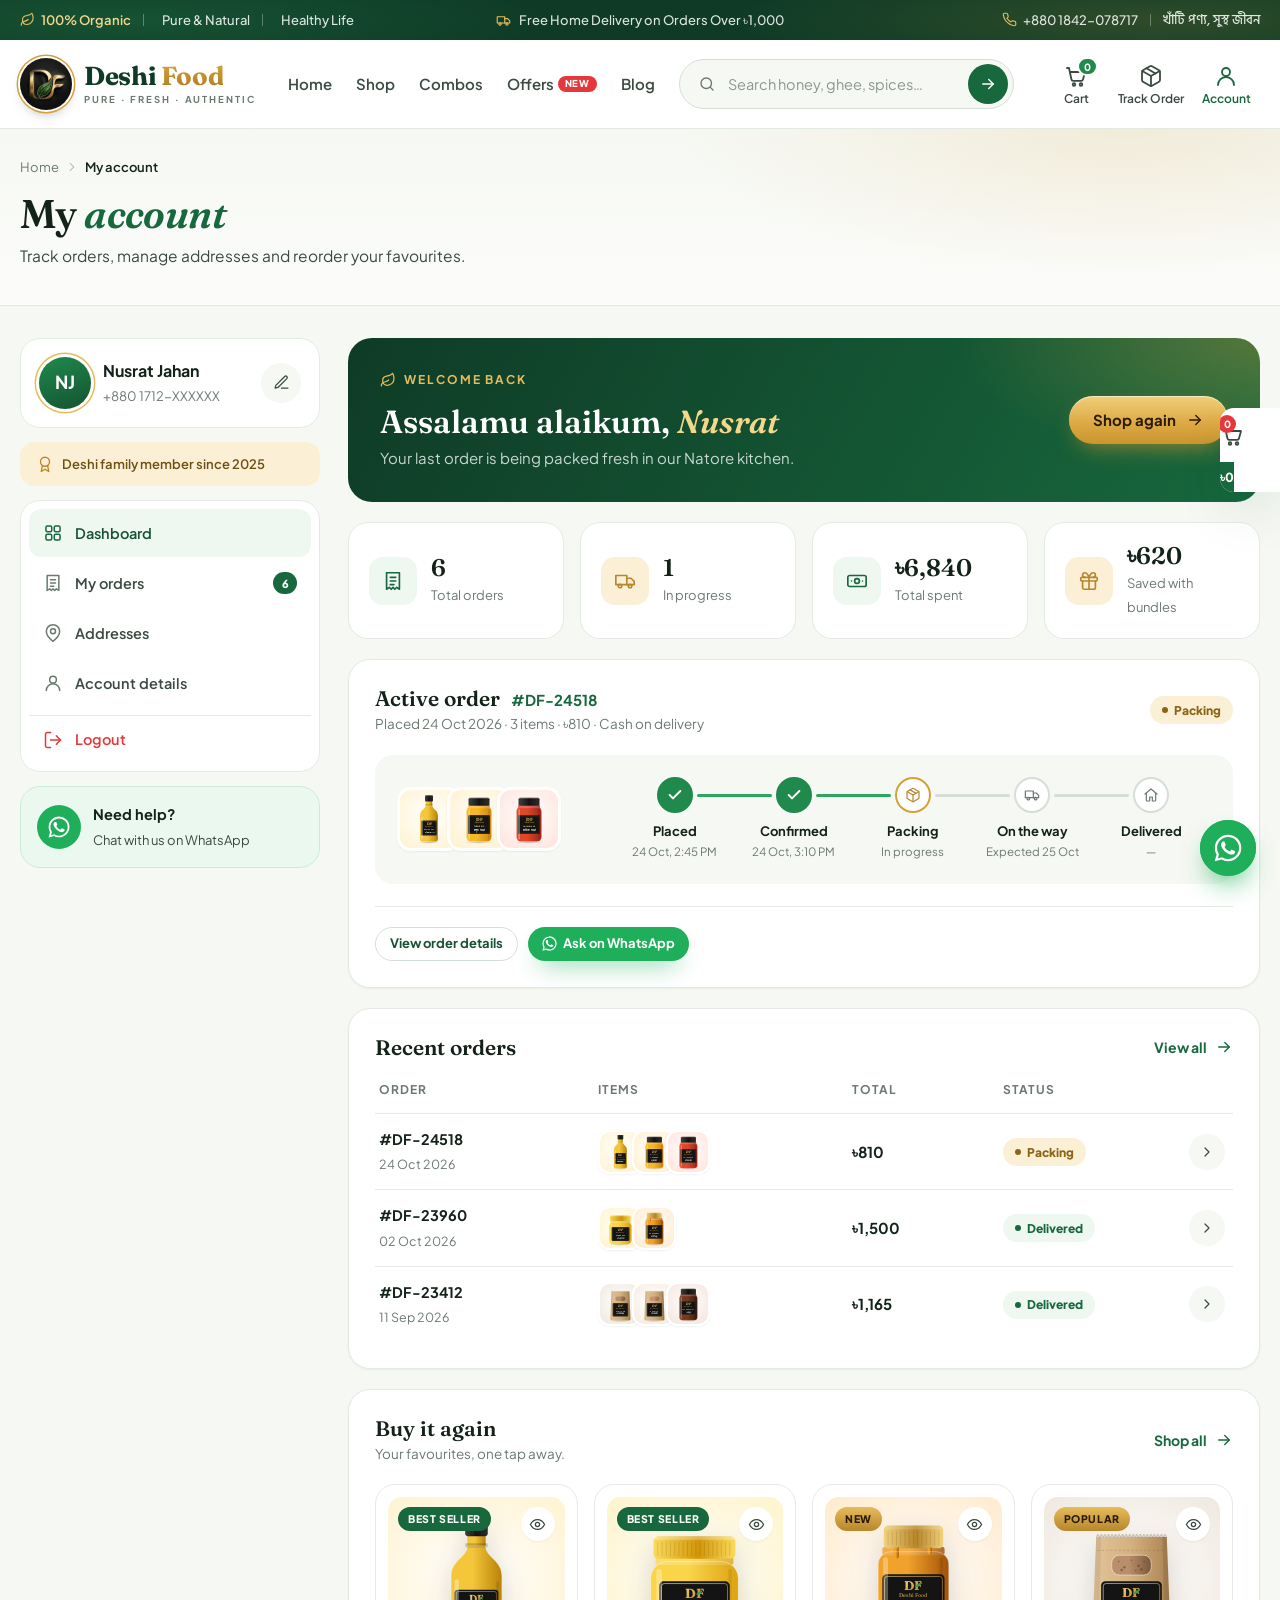
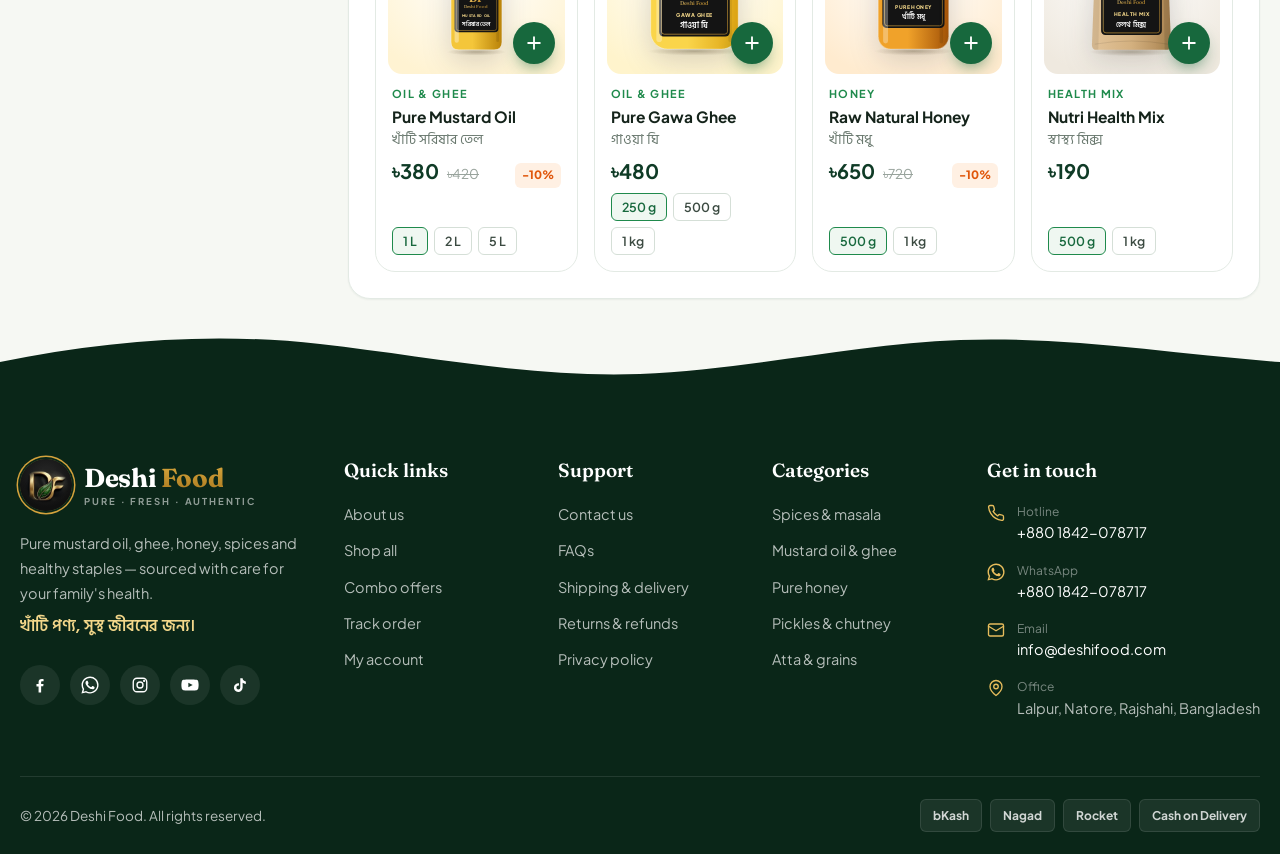
<file: account.html>
<!doctype html>
<html lang="en">
<head>
  <meta charset="utf-8">
  <meta name="viewport" content="width=device-width, initial-scale=1">
  <title>My account — Deshi Food</title>
  <meta name="theme-color" content="#0F3B26">
  <link rel="icon" href="assets/img/logo-mark.jpg">
  <link rel="preconnect" href="https://fonts.googleapis.com">
  <link rel="preconnect" href="https://fonts.gstatic.com" crossorigin>
  <link href="https://fonts.googleapis.com/css2?family=Fraunces:ital,opsz,wght@0,9..144,500;0,9..144,600;0,9..144,700;1,9..144,500;1,9..144,600&family=Galada&family=Hind+Siliguri:wght@400;500;600;700&family=Plus+Jakarta+Sans:wght@400;500;600;700;800&display=swap" rel="stylesheet">
  <link rel="stylesheet" href="assets/css/style.css">
  <link rel="stylesheet" href="assets/css/pages.css">
  <script src="assets/js/layout.js"></script>
</head>
<body data-page="account">

<script>DF.sprite(); DF.topbar(); DF.header('account');</script>

<main data-account>

  <section class="phero">
    <div class="container">
      <nav class="crumbs" aria-label="Breadcrumb">
        <a href="index.html">Home</a><svg class="ico"><use href="#i-chev-r"/></svg><span aria-current="page">My account</span>
      </nav>
      <h1 class="phero__title">My <em>account</em></h1>
      <p class="phero__sub">Track orders, manage addresses and reorder your favourites.</p>
    </div>
  </section>

  <section class="acc">
    <div class="container acc__grid">

      <!-- ===== Sidebar ===== -->
      <aside class="acc__side">
        <div class="acc__profile">
          <span class="avatar">NJ</span>
          <div class="acc__who"><b>Nusrat Jahan</b><small>+880 1712-XXXXXX</small></div>
          <a class="icon-btn" href="#details" aria-label="Edit profile" data-acc-link="details"><svg class="ico"><use href="#i-edit"/></svg></a>
        </div>
        <div class="acc__member"><svg class="ico"><use href="#i-award"/></svg>Deshi family member since 2025</div>
        <nav class="acc__nav" aria-label="Account">
          <a href="#dashboard" data-acc-link="dashboard"><svg class="ico"><use href="#i-grid"/></svg>Dashboard</a>
          <a href="#orders" data-acc-link="orders"><svg class="ico"><use href="#i-receipt"/></svg>My orders<span class="acc__count">6</span></a>
          <a href="#addresses" data-acc-link="addresses"><svg class="ico"><use href="#i-pin"/></svg>Addresses</a>
          <a href="#details" data-acc-link="details"><svg class="ico"><use href="#i-user"/></svg>Account details</a>
          <a class="acc__logout" href="login.html"><svg class="ico"><use href="#i-logout"/></svg>Logout</a>
        </nav>
        <a class="acc__help" href="https://wa.me/8801842078717" target="_blank" rel="noopener">
          <span class="acc__help-ico"><svg class="ico"><use href="#i-whatsapp"/></svg></span>
          <span><b>Need help?</b><small>Chat with us on WhatsApp</small></span>
        </a>
      </aside>

      <div class="acc__main">

        <!-- ===== Dashboard ===== -->
        <section class="acc__panel" data-acc-panel="dashboard">
          <div class="acc-welcome">
            <div>
              <span class="eyebrow eyebrow--gold"><svg class="ico"><use href="#i-leaf"/></svg>Welcome back</span>
              <h2>Assalamu alaikum, <em>Nusrat</em></h2>
              <p>Your last order is being packed fresh in our Natore kitchen.</p>
            </div>
            <a class="btn btn--gold" href="shop.html">Shop again <svg class="ico"><use href="#i-arrow-r"/></svg></a>
          </div>

          <ul class="acc-stats">
            <li><span class="acc-stats__ico"><svg class="ico"><use href="#i-receipt"/></svg></span><div><b>6</b><small>Total orders</small></div></li>
            <li><span class="acc-stats__ico acc-stats__ico--gold"><svg class="ico"><use href="#i-truck"/></svg></span><div><b>1</b><small>In progress</small></div></li>
            <li><span class="acc-stats__ico"><svg class="ico"><use href="#i-cash"/></svg></span><div><b>৳6,840</b><small>Total spent</small></div></li>
            <li><span class="acc-stats__ico acc-stats__ico--gold"><svg class="ico"><use href="#i-gift"/></svg></span><div><b>৳620</b><small>Saved with bundles</small></div></li>
          </ul>

          <div class="acc-card">
            <div class="acc-card__head">
              <div>
                <h3>Active order <span class="acc-id">#DF-24518</span></h3>
                <p>Placed 24 Oct 2026 · 3 items · ৳810 · Cash on delivery</p>
              </div>
              <span class="status status--gold">Packing</span>
            </div>
            <div class="track">
              <div class="track__items">
                <span class="track__img" data-pack="mustard-oil"></span>
                <span class="track__img" data-pack="turmeric"></span>
                <span class="track__img" data-pack="chili"></span>
              </div>
              <ol class="track__steps">
                <li class="is-done"><span><svg class="ico"><use href="#i-check"/></svg></span><b>Placed</b><small>24 Oct, 2:45 PM</small></li>
                <li class="is-done"><span><svg class="ico"><use href="#i-check"/></svg></span><b>Confirmed</b><small>24 Oct, 3:10 PM</small></li>
                <li class="is-current"><span><svg class="ico"><use href="#i-package"/></svg></span><b>Packing</b><small>In progress</small></li>
                <li><span><svg class="ico"><use href="#i-truck"/></svg></span><b>On the way</b><small>Expected 25 Oct</small></li>
                <li><span><svg class="ico"><use href="#i-home"/></svg></span><b>Delivered</b><small>—</small></li>
              </ol>
            </div>
            <div class="acc-card__foot">
              <a class="btn btn--outline btn--sm" href="#orders" data-acc-link="orders">View order details</a>
              <a class="btn btn--wa btn--sm" href="https://wa.me/8801842078717?text=Hi%20Deshi%20Food!%20About%20order%20%23DF-24518" target="_blank" rel="noopener"><svg class="ico"><use href="#i-whatsapp"/></svg>Ask on WhatsApp</a>
            </div>
          </div>

          <div class="acc-card">
            <div class="acc-card__head">
              <h3>Recent orders</h3>
              <a class="link-arrow" href="#orders" data-acc-link="orders">View all <svg class="ico"><use href="#i-arrow-r"/></svg></a>
            </div>
            <div class="otable">
              <div class="otable__row otable__row--head"><span>Order</span><span>Items</span><span>Total</span><span>Status</span><span></span></div>
              <div class="otable__row">
                <span class="otable__id"><b>#DF-24518</b><small>24 Oct 2026</small></span>
                <span class="otable__thumbs"><i data-pack="mustard-oil"></i><i data-pack="turmeric"></i><i data-pack="chili"></i></span>
                <span class="otable__total">৳810</span>
                <span><em class="status status--gold">Packing</em></span>
                <a class="otable__go" href="#orders" data-acc-link="orders" aria-label="View order DF-24518"><svg class="ico"><use href="#i-chev-r"/></svg></a>
              </div>
              <div class="otable__row">
                <span class="otable__id"><b>#DF-23960</b><small>02 Oct 2026</small></span>
                <span class="otable__thumbs"><i data-pack="ghee"></i><i data-pack="honey"></i></span>
                <span class="otable__total">৳1,500</span>
                <span><em class="status status--green">Delivered</em></span>
                <a class="otable__go" href="#orders" data-acc-link="orders" aria-label="View order DF-23960"><svg class="ico"><use href="#i-chev-r"/></svg></a>
              </div>
              <div class="otable__row">
                <span class="otable__id"><b>#DF-23412</b><small>11 Sep 2026</small></span>
                <span class="otable__thumbs"><i data-pack="health-mix"></i><i data-pack="red-atta"></i><i data-pack="dates"></i></span>
                <span class="otable__total">৳1,165</span>
                <span><em class="status status--green">Delivered</em></span>
                <a class="otable__go" href="#orders" data-acc-link="orders" aria-label="View order DF-23412"><svg class="ico"><use href="#i-chev-r"/></svg></a>
              </div>
            </div>
          </div>

          <div class="acc-card">
            <div class="acc-card__head">
              <div><h3>Buy it again</h3><p>Your favourites, one tap away.</p></div>
              <a class="link-arrow" href="shop.html">Shop all <svg class="ico"><use href="#i-arrow-r"/></svg></a>
            </div>
            <div class="pgrid acc-picks" data-picks="mustard-oil,ghee,honey,health-mix"></div>
          </div>
        </section>

        <!-- ===== Orders ===== -->
        <section class="acc__panel" data-acc-panel="orders" hidden>
          <div class="acc-card">
            <div class="acc-card__head">
              <div><h3>My orders</h3><p>6 orders since you joined.</p></div>
              <div class="ofilter" role="group" aria-label="Filter orders">
                <button class="is-active" type="button" data-order-filter="all">All</button>
                <button type="button" data-order-filter="progress">In progress</button>
                <button type="button" data-order-filter="delivered">Delivered</button>
                <button type="button" data-order-filter="cancelled">Cancelled</button>
              </div>
            </div>
            <div class="otable otable--full">
              <div class="otable__row otable__row--head"><span>Order</span><span>Items</span><span>Payment</span><span>Total</span><span>Status</span><span></span></div>
              <div class="otable__row" data-order-status="progress">
                <span class="otable__id"><b>#DF-24518</b><small>24 Oct 2026</small></span>
                <span class="otable__thumbs"><i data-pack="mustard-oil"></i><i data-pack="turmeric"></i><i data-pack="chili"></i></span>
                <span class="otable__pay">Cash on delivery</span>
                <span class="otable__total">৳810</span>
                <span><em class="status status--gold">Packing</em></span>
                <a class="btn btn--outline btn--sm" href="thank-you.html">Track</a>
              </div>
              <div class="otable__row" data-order-status="delivered">
                <span class="otable__id"><b>#DF-23960</b><small>02 Oct 2026</small></span>
                <span class="otable__thumbs"><i data-pack="ghee"></i><i data-pack="honey"></i></span>
                <span class="otable__pay">bKash</span>
                <span class="otable__total">৳1,500</span>
                <span><em class="status status--green">Delivered</em></span>
                <a class="btn btn--outline btn--sm" href="checkout.html"><svg class="ico"><use href="#i-refresh"/></svg>Reorder</a>
              </div>
              <div class="otable__row" data-order-status="delivered">
                <span class="otable__id"><b>#DF-23412</b><small>11 Sep 2026</small></span>
                <span class="otable__thumbs"><i data-pack="health-mix"></i><i data-pack="red-atta"></i><i data-pack="dates"></i></span>
                <span class="otable__pay">Cash on delivery</span>
                <span class="otable__total">৳1,165</span>
                <span><em class="status status--green">Delivered</em></span>
                <a class="btn btn--outline btn--sm" href="checkout.html"><svg class="ico"><use href="#i-refresh"/></svg>Reorder</a>
              </div>
              <div class="otable__row" data-order-status="cancelled">
                <span class="otable__id"><b>#DF-22987</b><small>19 Aug 2026</small></span>
                <span class="otable__thumbs"><i data-pack="mango-pickle"></i></span>
                <span class="otable__pay">Cash on delivery</span>
                <span class="otable__total">৳340</span>
                <span><em class="status status--red">Cancelled</em></span>
                <a class="btn btn--outline btn--sm" href="checkout.html"><svg class="ico"><use href="#i-refresh"/></svg>Reorder</a>
              </div>
              <div class="otable__row" data-order-status="delivered">
                <span class="otable__id"><b>#DF-22541</b><small>30 Jul 2026</small></span>
                <span class="otable__thumbs"><i data-pack="mustard-oil"></i><i data-pack="ghee"></i></span>
                <span class="otable__pay">Nagad</span>
                <span class="otable__total">৳1,290</span>
                <span><em class="status status--green">Delivered</em></span>
                <a class="btn btn--outline btn--sm" href="checkout.html"><svg class="ico"><use href="#i-refresh"/></svg>Reorder</a>
              </div>
              <div class="otable__row" data-order-status="delivered">
                <span class="otable__id"><b>#DF-21876</b><small>08 Jul 2026</small></span>
                <span class="otable__thumbs"><i data-pack="honey"></i><i data-pack="mixed-nuts"></i></span>
                <span class="otable__pay">Cash on delivery</span>
                <span class="otable__total">৳1,135</span>
                <span><em class="status status--green">Delivered</em></span>
                <a class="btn btn--outline btn--sm" href="checkout.html"><svg class="ico"><use href="#i-refresh"/></svg>Reorder</a>
              </div>
            </div>
          </div>
        </section>

        <!-- ===== Addresses ===== -->
        <section class="acc__panel" data-acc-panel="addresses" hidden>
          <div class="acc-card">
            <div class="acc-card__head">
              <div><h3>Saved addresses</h3><p>Choose a default for faster checkout.</p></div>
            </div>
            <div class="addr-grid">
              <article class="addr is-default">
                <div class="addr__top"><span class="addr__tag"><svg class="ico"><use href="#i-home"/></svg>Home</span><span class="status status--green">Default</span></div>
                <b>Nusrat Jahan</b>
                <p>House 12, Road 5, Dhanmondi<br>Dhaka 1205</p>
                <p class="addr__phone"><svg class="ico"><use href="#i-phone"/></svg>+880 1712-XXXXXX</p>
                <div class="addr__actions"><button class="link-btn" type="button">Edit</button><button class="link-btn" type="button">Remove</button></div>
              </article>
              <article class="addr">
                <div class="addr__top"><span class="addr__tag"><svg class="ico"><use href="#i-package"/></svg>Office</span></div>
                <b>Nusrat Jahan</b>
                <p>Level 6, Plot 15, Gulshan Avenue<br>Dhaka 1212</p>
                <p class="addr__phone"><svg class="ico"><use href="#i-phone"/></svg>+880 1712-XXXXXX</p>
                <div class="addr__actions"><button class="link-btn" type="button">Set as default</button><button class="link-btn" type="button">Edit</button></div>
              </article>
              <button class="addr addr--new" type="button">
                <span class="addr__plus"><svg class="ico"><use href="#i-plus"/></svg></span>
                <b>Add new address</b>
                <small>Home, office or family</small>
              </button>
            </div>
          </div>
        </section>

        <!-- ===== Details ===== -->
        <section class="acc__panel" data-acc-panel="details" hidden>
          <form class="acc-card" action="#" onsubmit="return false">
            <div class="acc-card__head"><div><h3>Account details</h3><p>Keep your contact details up to date.</p></div></div>
            <div class="ck-fields">
              <div class="field">
                <label class="field__label" for="ac-name">Full name</label>
                <div class="field__control"><svg class="ico"><use href="#i-user"/></svg><input id="ac-name" type="text" value="Nusrat Jahan" autocomplete="name"></div>
              </div>
              <div class="field">
                <label class="field__label" for="ac-phone">Phone number</label>
                <div class="field__control"><span class="field__prefix">+880</span><input id="ac-phone" type="tel" value="1712-XXXXXX" autocomplete="tel-national"></div>
              </div>
              <div class="field field--full">
                <label class="field__label" for="ac-email">Email <small>Optional</small></label>
                <div class="field__control"><svg class="ico"><use href="#i-mail"/></svg><input id="ac-email" type="email" placeholder="you@email.com" autocomplete="email"></div>
              </div>
            </div>
            <div class="acc-card__foot"><button class="btn btn--green" type="submit">Save changes</button></div>
          </form>

          <form class="acc-card" action="#" onsubmit="return false">
            <div class="acc-card__head"><div><h3>Change password</h3><p>Use at least 6 characters.</p></div></div>
            <div class="ck-fields">
              <div class="field field--full">
                <label class="field__label" for="ac-pw">Current password</label>
                <div class="field__control"><svg class="ico"><use href="#i-lock"/></svg><input id="ac-pw" type="password" autocomplete="current-password"><button class="field__btn" type="button" aria-label="Show password" data-pw-toggle><svg class="ico"><use href="#i-eye"/></svg></button></div>
              </div>
              <div class="field">
                <label class="field__label" for="ac-pw2">New password</label>
                <div class="field__control"><svg class="ico"><use href="#i-lock"/></svg><input id="ac-pw2" type="password" autocomplete="new-password"></div>
              </div>
              <div class="field">
                <label class="field__label" for="ac-pw3">Confirm new password</label>
                <div class="field__control"><svg class="ico"><use href="#i-lock"/></svg><input id="ac-pw3" type="password" autocomplete="new-password"></div>
              </div>
            </div>
            <div class="acc-card__foot"><button class="btn btn--outline-green" type="submit">Update password</button></div>
          </form>
        </section>

      </div>
    </div>
  </section>

</main>

<script>DF.footer(); DF.mobileNav('account'); DF.overlays();</script>
<script src="assets/js/main.js"></script>
</body>
</html>
</file>
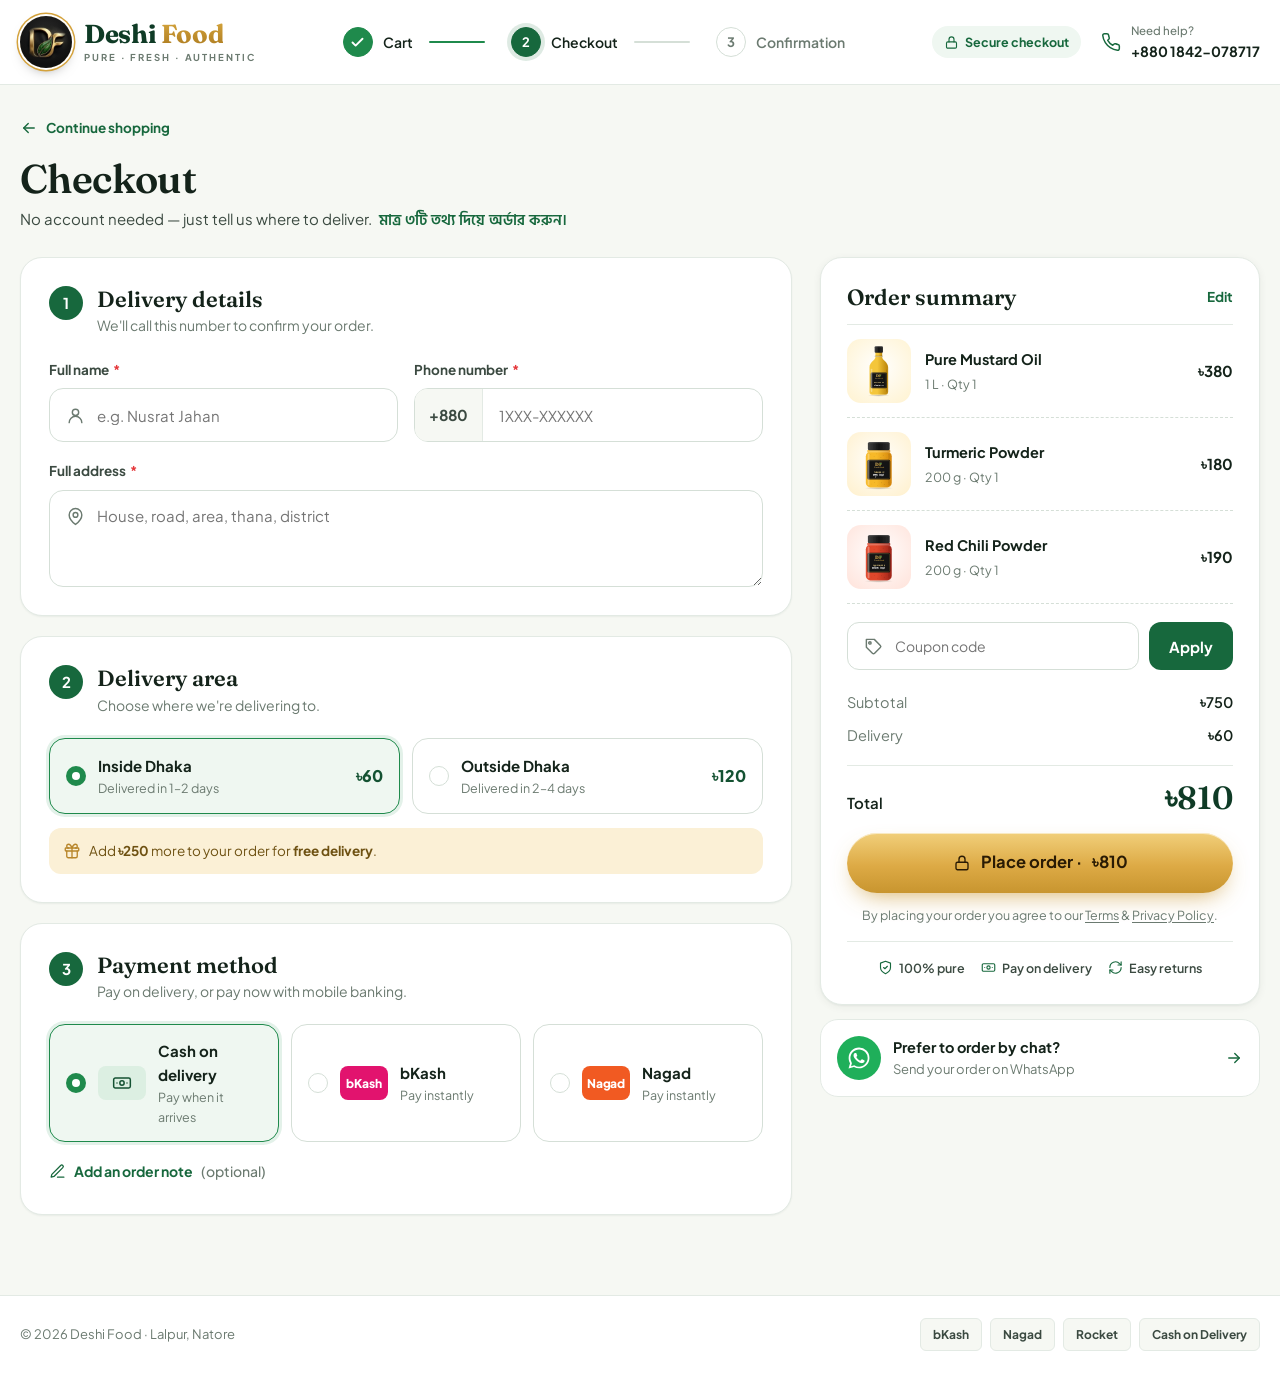
<file: checkout.html>
<!doctype html>
<html lang="en">
<head>
  <meta charset="utf-8">
  <meta name="viewport" content="width=device-width, initial-scale=1">
  <title>Checkout — Deshi Food</title>
  <meta name="theme-color" content="#0F3B26">
  <link rel="icon" href="assets/img/logo-mark.jpg">
  <link rel="preconnect" href="https://fonts.googleapis.com">
  <link rel="preconnect" href="https://fonts.gstatic.com" crossorigin>
  <link href="https://fonts.googleapis.com/css2?family=Fraunces:ital,opsz,wght@0,9..144,500;0,9..144,600;0,9..144,700;1,9..144,500;1,9..144,600&family=Galada&family=Hind+Siliguri:wght@400;500;600;700&family=Plus+Jakarta+Sans:wght@400;500;600;700;800&display=swap" rel="stylesheet">
  <link rel="stylesheet" href="assets/css/style.css">
  <link rel="stylesheet" href="assets/css/pages.css">
  <script src="assets/js/layout.js"></script>
</head>
<body class="is-checkout" data-page="checkout">

<script>DF.sprite(); DF.checkoutHeader();</script>

<main class="ck">
  <div class="container">

    <div class="ck__intro">
      <a class="link-arrow ck__back" href="shop.html"><svg class="ico"><use href="#i-arrow-l"/></svg>Continue shopping</a>
      <h1>Checkout</h1>
      <p>No account needed — just tell us where to deliver. <span class="bn">মাত্র ৩টি তথ্য দিয়ে অর্ডার করুন।</span></p>
    </div>

    <form class="ck__grid" action="thank-you.html" method="get" data-checkout data-subtotal="750">
      <div class="ck__main">

        <section class="ck-card">
          <header class="ck-card__head">
            <span class="ck-num">1</span>
            <div><h2>Delivery details</h2><p>We'll call this number to confirm your order.</p></div>
          </header>
          <div class="ck-fields">
            <div class="field">
              <label class="field__label" for="ck-name">Full name <span class="req">*</span></label>
              <div class="field__control">
                <svg class="ico"><use href="#i-user"/></svg>
                <input id="ck-name" name="name" type="text" placeholder="e.g. Nusrat Jahan" autocomplete="name" required>
              </div>
            </div>
            <div class="field">
              <label class="field__label" for="ck-phone">Phone number <span class="req">*</span></label>
              <div class="field__control">
                <span class="field__prefix">+880</span>
                <input id="ck-phone" name="phone" type="tel" inputmode="tel" placeholder="1XXX-XXXXXX" autocomplete="tel-national" required>
              </div>
            </div>
            <div class="field field--full">
              <label class="field__label" for="ck-address">Full address <span class="req">*</span></label>
              <div class="field__control field__control--area">
                <svg class="ico"><use href="#i-pin"/></svg>
                <textarea id="ck-address" name="address" rows="3" placeholder="House, road, area, thana, district" autocomplete="street-address" required></textarea>
              </div>
            </div>
          </div>
        </section>

        <section class="ck-card">
          <header class="ck-card__head">
            <span class="ck-num">2</span>
            <div><h2>Delivery area</h2><p>Choose where we're delivering to.</p></div>
          </header>
          <div class="opts opts--2">
            <label class="opt">
              <input type="radio" name="area" value="dhaka" data-fee="60" checked>
              <span class="opt__radio"></span>
              <span class="opt__body"><b>Inside Dhaka</b><small>Delivered in 1–2 days</small></span>
              <span class="opt__price">৳60</span>
            </label>
            <label class="opt">
              <input type="radio" name="area" value="outside" data-fee="120">
              <span class="opt__radio"></span>
              <span class="opt__body"><b>Outside Dhaka</b><small>Delivered in 2–4 days</small></span>
              <span class="opt__price">৳120</span>
            </label>
          </div>
          <p class="ck-note"><svg class="ico"><use href="#i-gift"/></svg><span>Add <b>৳250</b> more to your order for <b>free delivery</b>.</span></p>
        </section>

        <section class="ck-card">
          <header class="ck-card__head">
            <span class="ck-num">3</span>
            <div><h2>Payment method</h2><p>Pay on delivery, or pay now with mobile banking.</p></div>
          </header>
          <div class="opts opts--3">
            <label class="opt opt--pay">
              <input type="radio" name="pay" value="cod" checked>
              <span class="opt__radio"></span>
              <span class="opt__logo opt__logo--cod"><svg class="ico"><use href="#i-cash"/></svg></span>
              <span class="opt__body"><b>Cash on delivery</b><small>Pay when it arrives</small></span>
            </label>
            <label class="opt opt--pay">
              <input type="radio" name="pay" value="bkash">
              <span class="opt__radio"></span>
              <span class="opt__logo opt__logo--bkash">bKash</span>
              <span class="opt__body"><b>bKash</b><small>Pay instantly</small></span>
            </label>
            <label class="opt opt--pay">
              <input type="radio" name="pay" value="nagad">
              <span class="opt__radio"></span>
              <span class="opt__logo opt__logo--nagad">Nagad</span>
              <span class="opt__body"><b>Nagad</b><small>Pay instantly</small></span>
            </label>
          </div>
          <details class="ck-extra">
            <summary><svg class="ico"><use href="#i-edit"/></svg>Add an order note <span>(optional)</span></summary>
            <div class="field__control field__control--area">
              <textarea name="note" rows="3" placeholder="Any special instructions for delivery…"></textarea>
            </div>
          </details>
        </section>
      </div>

      <aside class="ck-summary">
        <div class="ck-summary__card">
          <header class="ck-summary__head">
            <h2>Order summary</h2>
            <a href="shop.html">Edit</a>
          </header>
          <ul class="ck-items">
            <li>
              <span class="ck-items__img" data-pack="mustard-oil"></span>
              <div><b>Pure Mustard Oil</b><small>1 L · Qty 1</small></div>
              <strong>৳380</strong>
            </li>
            <li>
              <span class="ck-items__img" data-pack="turmeric"></span>
              <div><b>Turmeric Powder</b><small>200 g · Qty 1</small></div>
              <strong>৳180</strong>
            </li>
            <li>
              <span class="ck-items__img" data-pack="chili"></span>
              <div><b>Red Chili Powder</b><small>200 g · Qty 1</small></div>
              <strong>৳190</strong>
            </li>
          </ul>

          <div class="coupon">
            <div class="field__control">
              <svg class="ico"><use href="#i-tag"/></svg>
              <input type="text" placeholder="Coupon code" aria-label="Coupon code" data-coupon>
            </div>
            <button class="btn btn--green" type="button" data-coupon-apply>Apply</button>
          </div>
          <p class="coupon__ok" data-coupon-ok hidden><svg class="ico"><use href="#i-check"/></svg>Coupon applied — you saved ৳50</p>

          <dl class="ck-lines">
            <div><dt>Subtotal</dt><dd>৳750</dd></div>
            <div><dt>Delivery</dt><dd data-ck-ship>৳60</dd></div>
            <div class="is-disc" data-ck-disc-row hidden><dt>Coupon</dt><dd data-ck-disc>−৳50</dd></div>
          </dl>
          <div class="ck-total"><span>Total</span><strong data-ck-total>৳810</strong></div>

          <button class="btn btn--gold btn--block btn--lg ck-place" type="submit"><svg class="ico"><use href="#i-lock"/></svg>Place order · <span data-ck-total>৳810</span></button>
          <p class="ck-terms">By placing your order you agree to our <a href="#">Terms</a> &amp; <a href="#">Privacy Policy</a>.</p>

          <ul class="ck-trust">
            <li><svg class="ico"><use href="#i-shield"/></svg>100% pure</li>
            <li><svg class="ico"><use href="#i-cash"/></svg>Pay on delivery</li>
            <li><svg class="ico"><use href="#i-refresh"/></svg>Easy returns</li>
          </ul>
        </div>

        <a class="ck-help" href="https://wa.me/8801842078717" target="_blank" rel="noopener">
          <span class="ck-help__ico"><svg class="ico"><use href="#i-whatsapp"/></svg></span>
          <span><b>Prefer to order by chat?</b><small>Send your order on WhatsApp</small></span>
          <svg class="ico ck-help__go"><use href="#i-arrow-r"/></svg>
        </a>
      </aside>
    </form>
  </div>
</main>

<script>DF.miniFooter();</script>
<script src="assets/js/main.js"></script>
</body>
</html>
</file>
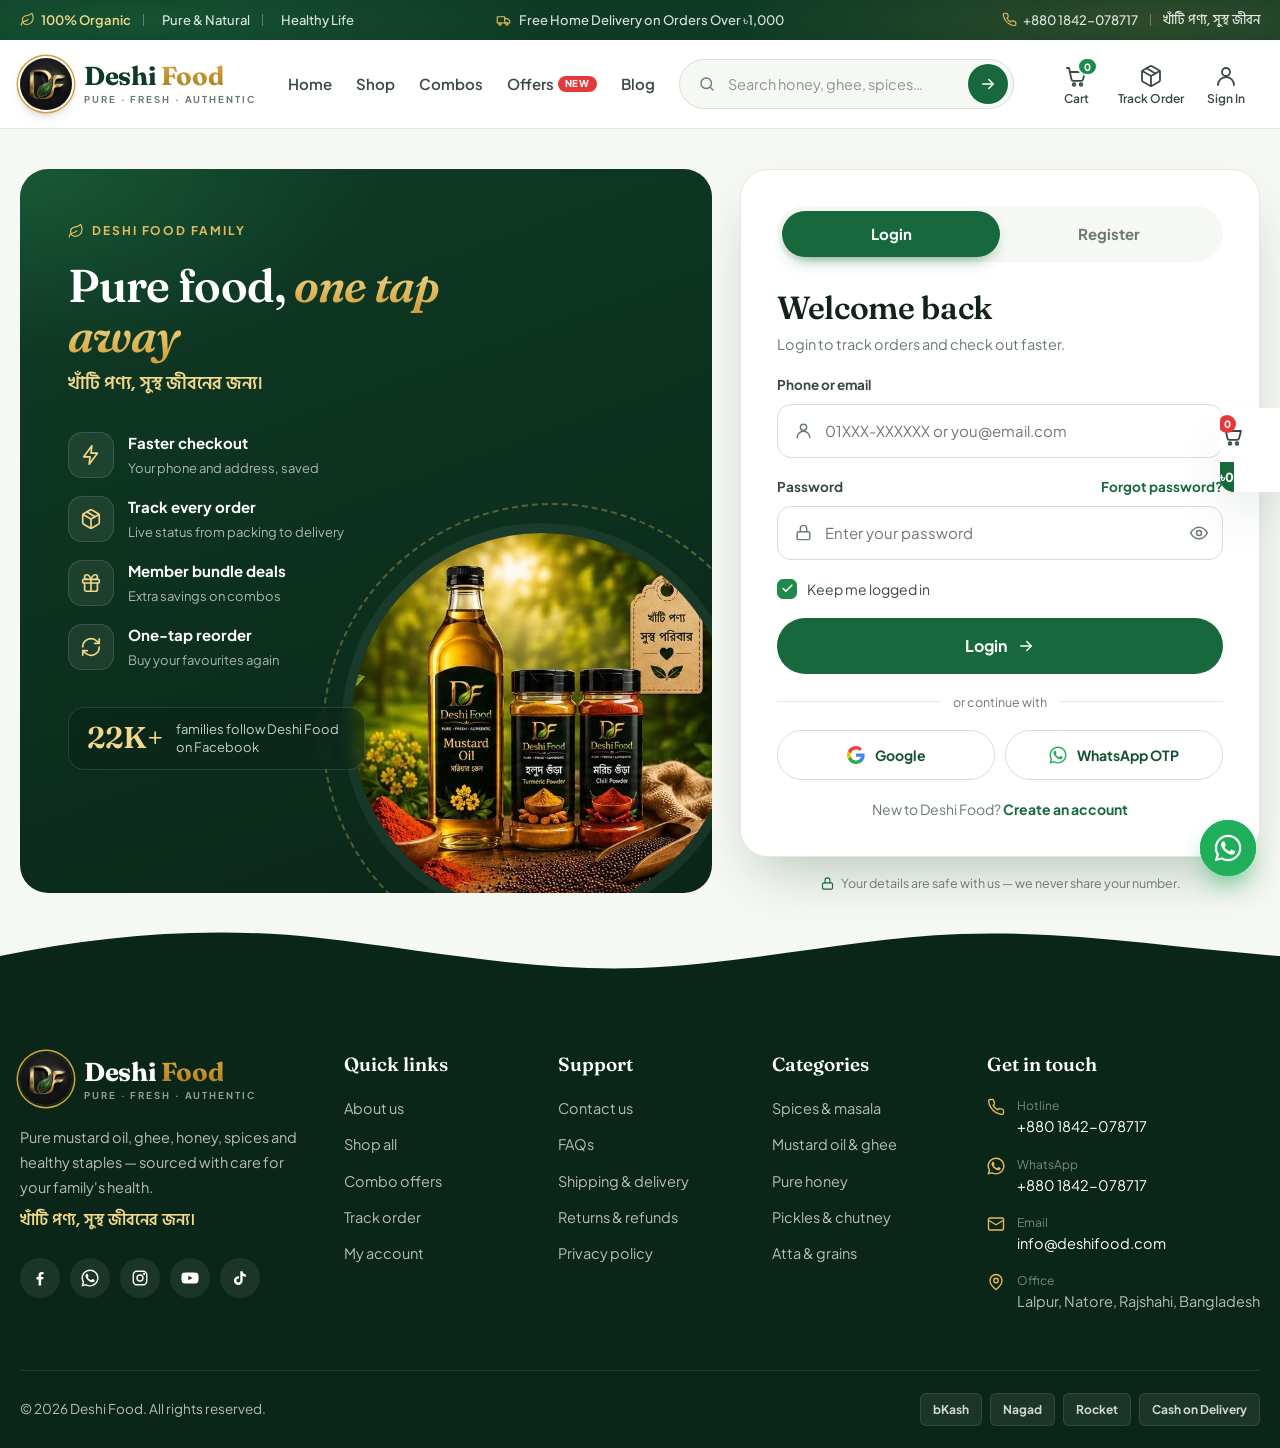
<file: login.html>
<!doctype html>
<html lang="en">
<head>
  <meta charset="utf-8">
  <meta name="viewport" content="width=device-width, initial-scale=1">
  <title>Login or register — Deshi Food</title>
  <meta name="theme-color" content="#0F3B26">
  <link rel="icon" href="assets/img/logo-mark.jpg">
  <link rel="preconnect" href="https://fonts.googleapis.com">
  <link rel="preconnect" href="https://fonts.gstatic.com" crossorigin>
  <link href="https://fonts.googleapis.com/css2?family=Fraunces:ital,opsz,wght@0,9..144,500;0,9..144,600;0,9..144,700;1,9..144,500;1,9..144,600&family=Galada&family=Hind+Siliguri:wght@400;500;600;700&family=Plus+Jakarta+Sans:wght@400;500;600;700;800&display=swap" rel="stylesheet">
  <link rel="stylesheet" href="assets/css/style.css">
  <link rel="stylesheet" href="assets/css/pages.css">
  <script src="assets/js/layout.js"></script>
</head>
<body data-page="login">

<script>DF.sprite(); DF.topbar(); DF.header();</script>

<main class="auth" data-auth data-mode="login">
  <div class="container auth__grid">

    <aside class="auth__brand">
      <img class="auth__photo" src="assets/img/hero-products.jpg" alt="" width="608" height="604">
      <div class="auth__brand-inner">
        <span class="eyebrow eyebrow--gold"><svg class="ico"><use href="#i-leaf"/></svg>Deshi Food family</span>
        <h2 class="auth__headline">Pure food, <em>one tap away</em></h2>
        <p class="auth__bn bn">খাঁটি পণ্য, সুস্থ জীবনের জন্য।</p>
        <ul class="auth__perks">
          <li><span><svg class="ico"><use href="#i-zap"/></svg></span><div><b>Faster checkout</b><small>Your phone and address, saved</small></div></li>
          <li><span><svg class="ico"><use href="#i-package"/></svg></span><div><b>Track every order</b><small>Live status from packing to delivery</small></div></li>
          <li><span><svg class="ico"><use href="#i-gift"/></svg></span><div><b>Member bundle deals</b><small>Extra savings on combos</small></div></li>
          <li><span><svg class="ico"><use href="#i-refresh"/></svg></span><div><b>One-tap reorder</b><small>Buy your favourites again</small></div></li>
        </ul>
        <div class="auth__proof">
          <b>22K+</b>
          <span>families follow Deshi Food on Facebook</span>
        </div>
      </div>
    </aside>

    <div class="auth__panel">
      <div class="auth__card">
        <div class="auth__switch" role="tablist" aria-label="Login or register">
          <span class="auth__pill" aria-hidden="true"></span>
          <button class="is-active" type="button" role="tab" aria-selected="true" data-auth-tab="login">Login</button>
          <button type="button" role="tab" aria-selected="false" data-auth-tab="register">Register</button>
        </div>

        <!-- Login -->
        <form class="auth__form" action="account.html" data-auth-form="login">
          <h1 class="auth__title">Welcome back</h1>
          <p class="auth__lead">Login to track orders and check out faster.</p>

          <div class="field">
            <label class="field__label" for="lg-id">Phone or email</label>
            <div class="field__control">
              <svg class="ico"><use href="#i-user"/></svg>
              <input id="lg-id" type="text" placeholder="01XXX-XXXXXX or you@email.com" autocomplete="username" required>
            </div>
          </div>
          <div class="field">
            <label class="field__label" for="lg-pw">Password <a href="#" class="auth__link">Forgot password?</a></label>
            <div class="field__control">
              <svg class="ico"><use href="#i-lock"/></svg>
              <input id="lg-pw" type="password" placeholder="Enter your password" autocomplete="current-password" required>
              <button class="field__btn" type="button" aria-label="Show password" data-pw-toggle><svg class="ico"><use href="#i-eye"/></svg></button>
            </div>
          </div>
          <label class="check"><input type="checkbox" checked><span class="check__box"><svg class="ico"><use href="#i-check"/></svg></span>Keep me logged in</label>

          <button class="btn btn--green btn--block btn--lg" type="submit">Login <svg class="ico"><use href="#i-arrow-r"/></svg></button>

          <div class="auth__or"><span>or continue with</span></div>
          <div class="auth__social">
            <a class="btn btn--outline" href="account.html"><svg class="ico"><use href="#i-google"/></svg>Google</a>
            <a class="btn btn--outline" href="account.html"><svg class="ico auth__wa"><use href="#i-whatsapp"/></svg>WhatsApp OTP</a>
          </div>
          <p class="auth__alt">New to Deshi Food? <a href="#register" data-auth-go="register">Create an account</a></p>
        </form>

        <!-- Register -->
        <form class="auth__form" action="account.html" data-auth-form="register" hidden>
          <h1 class="auth__title">Create your account</h1>
          <p class="auth__lead">It takes less than a minute — no email needed.</p>

          <div class="field">
            <label class="field__label" for="rg-name">Full name</label>
            <div class="field__control">
              <svg class="ico"><use href="#i-user"/></svg>
              <input id="rg-name" type="text" placeholder="e.g. Nusrat Jahan" autocomplete="name" required>
            </div>
          </div>
          <div class="field">
            <label class="field__label" for="rg-phone">Phone number</label>
            <div class="field__control">
              <span class="field__prefix">+880</span>
              <input id="rg-phone" type="tel" inputmode="tel" placeholder="1XXX-XXXXXX" autocomplete="tel-national" required>
            </div>
          </div>
          <div class="field">
            <label class="field__label" for="rg-email">Email <small>Optional</small></label>
            <div class="field__control">
              <svg class="ico"><use href="#i-mail"/></svg>
              <input id="rg-email" type="email" placeholder="you@email.com" autocomplete="email">
            </div>
          </div>
          <div class="field">
            <label class="field__label" for="rg-pw">Password</label>
            <div class="field__control">
              <svg class="ico"><use href="#i-lock"/></svg>
              <input id="rg-pw" type="password" placeholder="At least 6 characters" autocomplete="new-password" minlength="6" required>
              <button class="field__btn" type="button" aria-label="Show password" data-pw-toggle><svg class="ico"><use href="#i-eye"/></svg></button>
            </div>
          </div>
          <label class="check"><input type="checkbox" required><span class="check__box"><svg class="ico"><use href="#i-check"/></svg></span>I agree to the <a href="#" class="auth__link">Terms</a> &amp; <a href="#" class="auth__link">Privacy Policy</a></label>

          <button class="btn btn--green btn--block btn--lg" type="submit">Create account <svg class="ico"><use href="#i-arrow-r"/></svg></button>

          <div class="auth__or"><span>or sign up with</span></div>
          <div class="auth__social">
            <a class="btn btn--outline" href="account.html"><svg class="ico"><use href="#i-google"/></svg>Google</a>
            <a class="btn btn--outline" href="account.html"><svg class="ico auth__wa"><use href="#i-whatsapp"/></svg>WhatsApp OTP</a>
          </div>
          <p class="auth__alt">Already have an account? <a href="#login" data-auth-go="login">Login</a></p>
        </form>
      </div>
      <p class="auth__secure"><svg class="ico"><use href="#i-lock"/></svg>Your details are safe with us — we never share your number.</p>
    </div>
  </div>
</main>

<script>DF.footer(); DF.mobileNav('account'); DF.overlays();</script>
<script src="assets/js/main.js"></script>
</body>
</html>
</file>
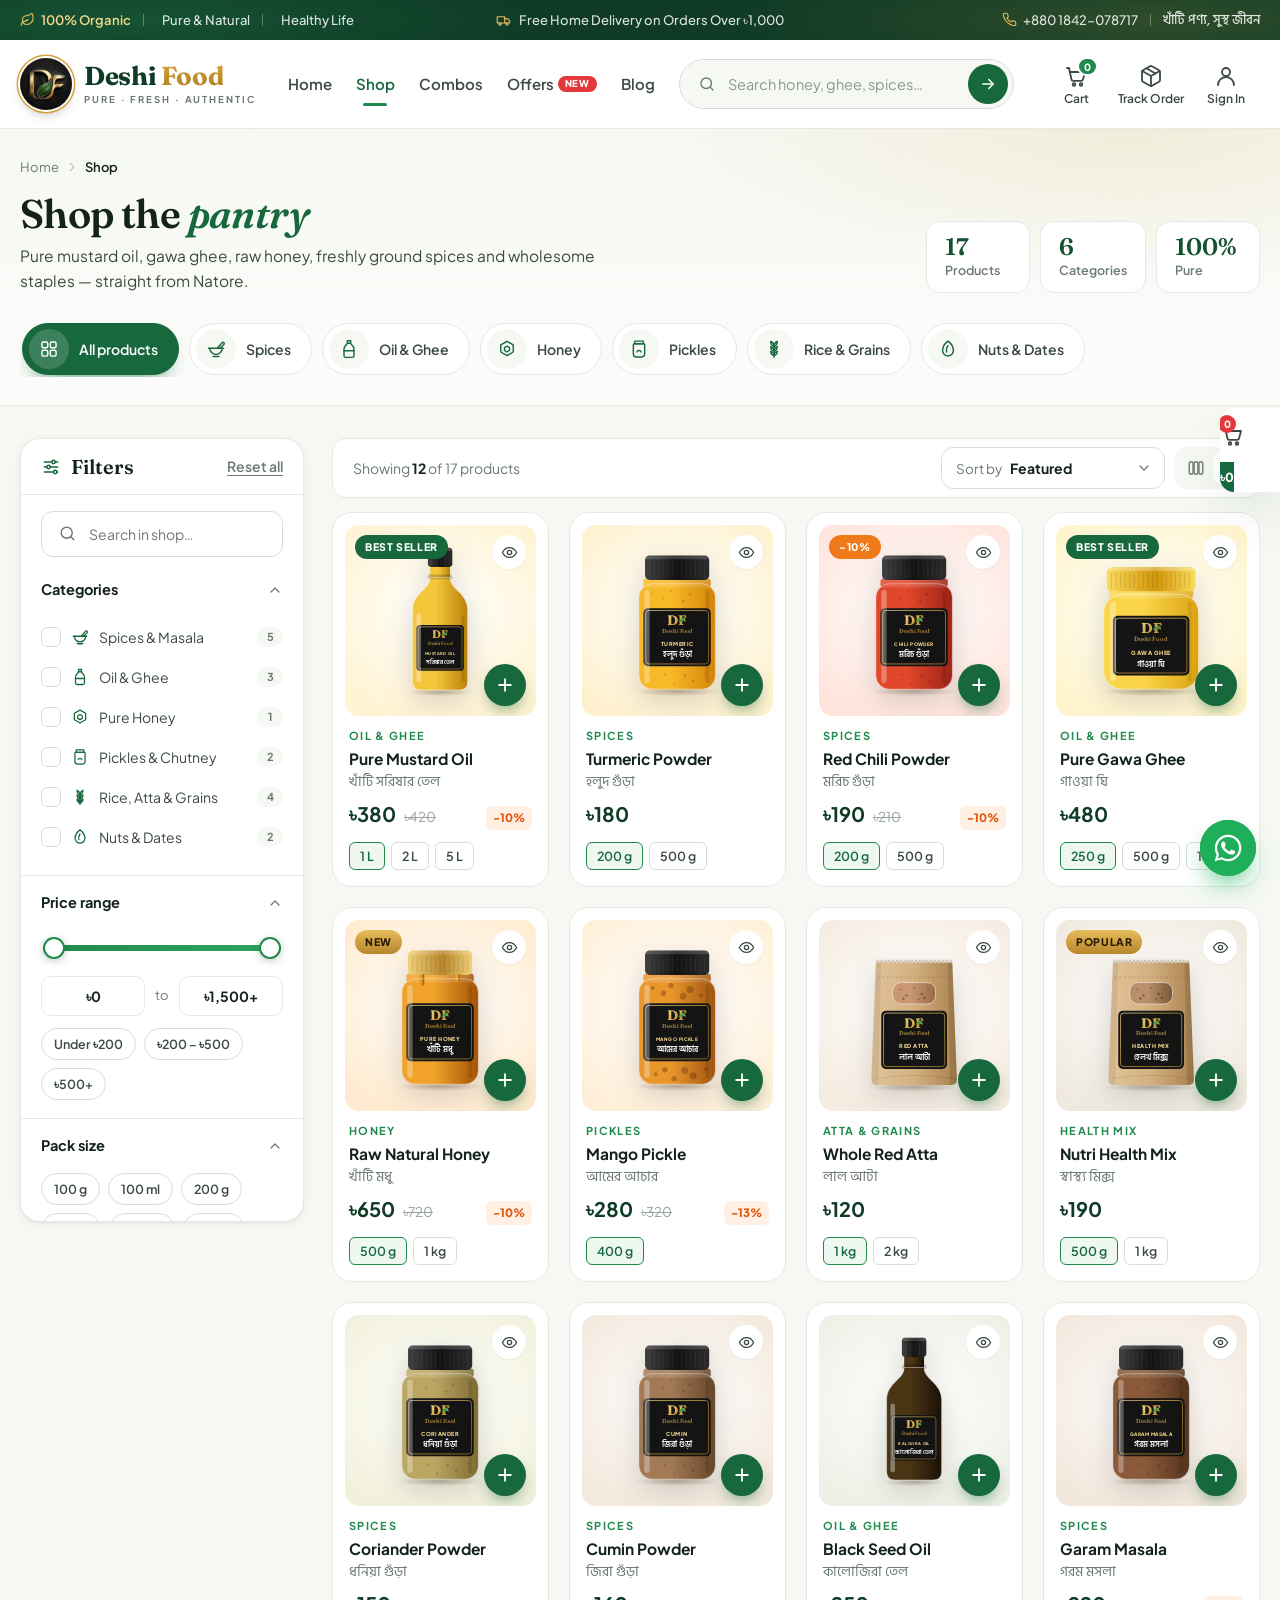
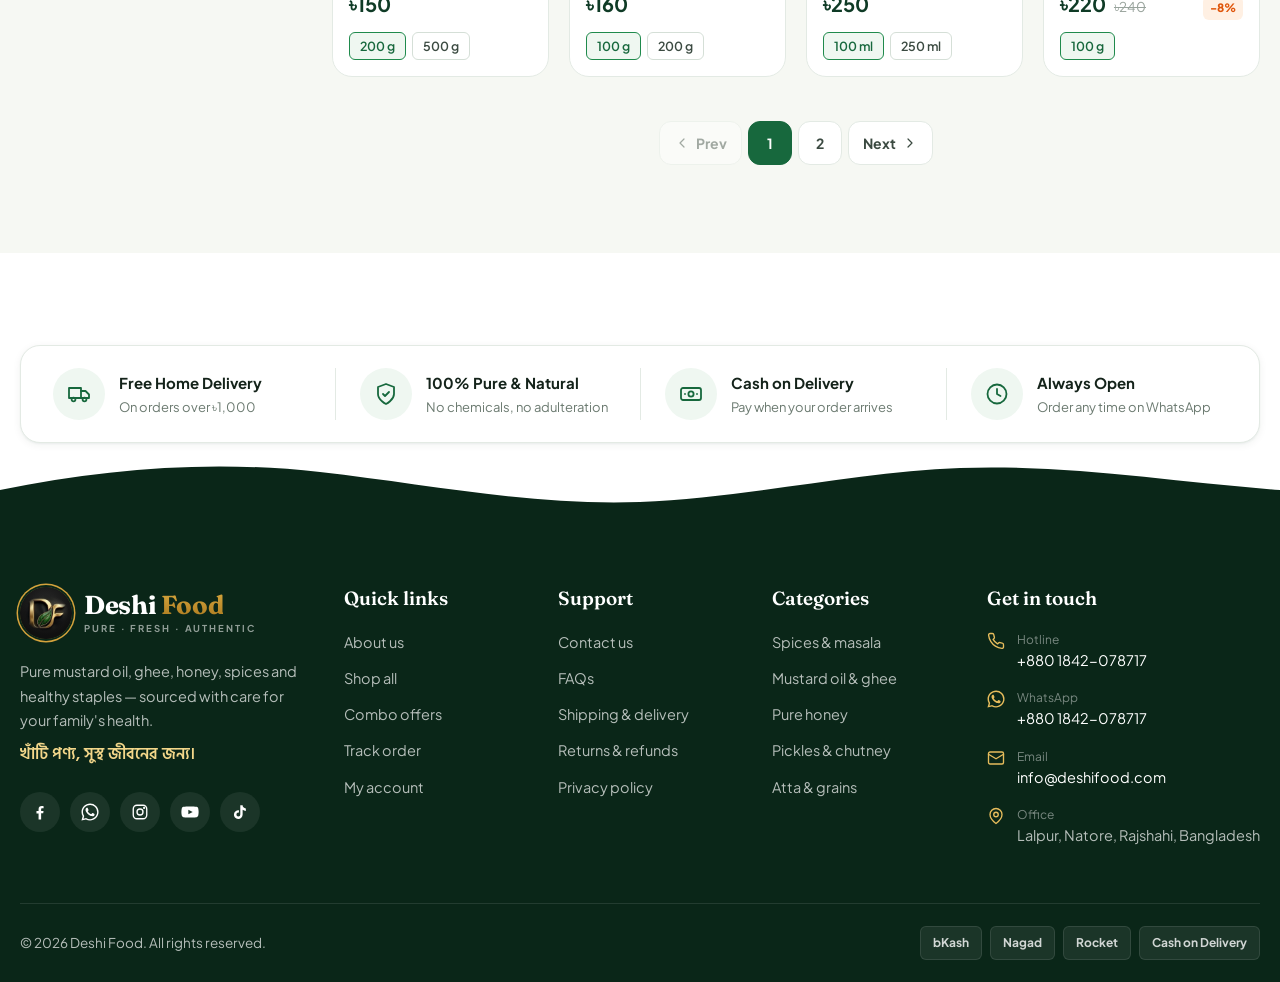
<file: shop.html>
<!doctype html>
<html lang="en">
<head>
  <meta charset="utf-8">
  <meta name="viewport" content="width=device-width, initial-scale=1">
  <title>Shop — Deshi Food</title>
  <meta name="description" content="Shop pure mustard oil, gawa ghee, raw honey, freshly ground spices, pickles and healthy staples from Deshi Food.">
  <meta name="theme-color" content="#0F3B26">
  <link rel="icon" href="assets/img/logo-mark.jpg">
  <link rel="preconnect" href="https://fonts.googleapis.com">
  <link rel="preconnect" href="https://fonts.gstatic.com" crossorigin>
  <link href="https://fonts.googleapis.com/css2?family=Fraunces:ital,opsz,wght@0,9..144,500;0,9..144,600;0,9..144,700;1,9..144,500;1,9..144,600&family=Galada&family=Hind+Siliguri:wght@400;500;600;700&family=Plus+Jakarta+Sans:wght@400;500;600;700;800&display=swap" rel="stylesheet">
  <link rel="stylesheet" href="assets/css/style.css">
  <link rel="stylesheet" href="assets/css/pages.css">
  <script src="assets/js/layout.js"></script>
</head>
<body data-page="shop">

<script>DF.sprite(); DF.topbar(); DF.header('shop');</script>

<main data-shop>

  <!-- ===== Page header ===== -->
  <section class="phero phero--shop">
    <div class="container">
      <nav class="crumbs" aria-label="Breadcrumb">
        <a href="index.html">Home</a><svg class="ico"><use href="#i-chev-r"/></svg><span aria-current="page">Shop</span>
      </nav>
      <div class="phero__row">
        <div>
          <h1 class="phero__title">Shop the <em>pantry</em></h1>
          <p class="phero__sub">Pure mustard oil, gawa ghee, raw honey, freshly ground spices and wholesome staples — straight from Natore.</p>
        </div>
        <ul class="phero__stats">
          <li><b>17</b>Products</li>
          <li><b>6</b>Categories</li>
          <li><b>100%</b>Pure</li>
        </ul>
      </div>
      <div class="catpills" role="group" aria-label="Quick categories">
        <button class="catpill is-active" type="button" data-cat="all"><span class="catpill__ico"><svg class="ico"><use href="#i-grid"/></svg></span>All products</button>
        <button class="catpill" type="button" data-cat="spices"><span class="catpill__ico"><svg class="ico"><use href="#c-spice"/></svg></span>Spices</button>
        <button class="catpill" type="button" data-cat="oil"><span class="catpill__ico"><svg class="ico"><use href="#c-oil"/></svg></span>Oil &amp; Ghee</button>
        <button class="catpill" type="button" data-cat="honey"><span class="catpill__ico"><svg class="ico"><use href="#c-honey"/></svg></span>Honey</button>
        <button class="catpill" type="button" data-cat="pickles"><span class="catpill__ico"><svg class="ico"><use href="#c-jar"/></svg></span>Pickles</button>
        <button class="catpill" type="button" data-cat="grains"><span class="catpill__ico"><svg class="ico"><use href="#c-grain"/></svg></span>Rice &amp; Grains</button>
        <button class="catpill" type="button" data-cat="nuts"><span class="catpill__ico"><svg class="ico"><use href="#c-nut"/></svg></span>Nuts &amp; Dates</button>
      </div>
    </div>
  </section>

  <!-- ===== Catalogue ===== -->
  <section class="shop">
    <div class="container shop__layout">

      <aside class="filters" data-filters aria-label="Filters">
        <div class="filters__head">
          <h2><svg class="ico"><use href="#i-filter"/></svg>Filters</h2>
          <button class="link-btn" type="button" data-reset>Reset all</button>
          <button class="icon-btn filters__close" type="button" aria-label="Close filters" data-close-drawer><svg class="ico"><use href="#i-x"/></svg></button>
        </div>

        <div class="filters__body">
          <div class="field__control fsearch">
            <svg class="ico"><use href="#i-search"/></svg>
            <input type="search" placeholder="Search in shop…" aria-label="Search products" data-f-q>
          </div>

          <details class="fgroup" open>
            <summary>Categories <svg class="ico"><use href="#i-chev-d"/></svg></summary>
            <div class="fgroup__body" data-f-cats></div>
          </details>

          <details class="fgroup" open>
            <summary>Price range <svg class="ico"><use href="#i-chev-d"/></svg></summary>
            <div class="fgroup__body">
              <div class="range" style="--lo:0%;--hi:100%">
                <div class="range__track"><span class="range__fill"></span></div>
                <input type="range" min="0" max="1500" step="10" value="0" aria-label="Minimum price" data-range-min>
                <input type="range" min="0" max="1500" step="10" value="1500" aria-label="Maximum price" data-range-max>
              </div>
              <div class="range__values">
                <span data-price-lo>৳0</span><i>to</i><span data-price-hi>৳1,500+</span>
              </div>
              <div class="presets">
                <button type="button" data-preset="0-200">Under ৳200</button>
                <button type="button" data-preset="200-500">৳200 – ৳500</button>
                <button type="button" data-preset="500-1500">৳500+</button>
              </div>
            </div>
          </details>

          <details class="fgroup" open>
            <summary>Pack size <svg class="ico"><use href="#i-chev-d"/></svg></summary>
            <div class="fgroup__body fchips" data-f-sizes></div>
          </details>

          <details class="fgroup" open>
            <summary>Offers <svg class="ico"><use href="#i-chev-d"/></svg></summary>
            <div class="fgroup__body">
              <label class="switch">
                <input type="checkbox" data-f-sale>
                <span class="switch__track"></span>
                <span class="switch__label"><b>On sale</b><small>Products with a discount</small></span>
              </label>
              <label class="switch">
                <input type="checkbox" data-f-new>
                <span class="switch__track"></span>
                <span class="switch__label"><b>New arrivals</b><small>Just added to the pantry</small></span>
              </label>
            </div>
          </details>

          <a class="fpromo" href="index.html#bundle">
            <span class="fpromo__ico"><svg class="ico"><use href="#i-gift"/></svg></span>
            <b>Bundle &amp; Save</b>
            <p>Pick any 4 products and save 15% — applied automatically.</p>
            <span class="fpromo__link">Build a bundle <svg class="ico"><use href="#i-arrow-r"/></svg></span>
          </a>
        </div>

        <div class="filters__foot">
          <button class="btn btn--green btn--block btn--lg" type="button" data-close-drawer><span>Show <b data-count>17</b> products</span></button>
        </div>
      </aside>

      <div class="shop__main">
        <div class="toolbar">
          <button class="toolbar__filter" type="button" data-open-filters>
            <svg class="ico"><use href="#i-filter"/></svg>Filters<span class="toolbar__badge" data-filter-count hidden></span>
          </button>
          <p class="toolbar__count">Showing <b data-count>17</b> of <span data-total>17</span> products</p>
          <div class="toolbar__right">
            <label class="select">
              <span>Sort by</span>
              <select data-sort aria-label="Sort products">
                <option value="featured">Featured</option>
                <option value="price-asc">Price: low to high</option>
                <option value="price-desc">Price: high to low</option>
                <option value="discount">Biggest discount</option>
                <option value="name">Name: A – Z</option>
              </select>
              <svg class="ico"><use href="#i-chev-d"/></svg>
            </label>
            <div class="viewtoggle" role="group" aria-label="Grid density">
              <button type="button" data-view="3" aria-label="3 per row"><svg class="ico"><use href="#i-cols3"/></svg></button>
              <button class="is-active" type="button" data-view="4" aria-label="4 per row"><svg class="ico"><use href="#i-cols4"/></svg></button>
            </div>
          </div>
        </div>

        <div class="active-filters" data-active></div>

        <div class="pgrid pgrid--shop" data-shop-grid></div>

        <nav class="pager" aria-label="Pagination">
          <a class="pager__btn is-disabled" href="#" aria-disabled="true"><svg class="ico"><use href="#i-chev-l"/></svg>Prev</a>
          <a class="is-active" href="#" aria-current="page">1</a>
          <a href="#">2</a>
          <a class="pager__btn" href="#">Next<svg class="ico"><use href="#i-chev-r"/></svg></a>
        </nav>
      </div>
    </div>
  </section>

  <!-- ===== Service strip ===== -->
  <section class="section section--white section--tight">
    <div class="container">
      <ul class="perks">
        <li class="perk"><span class="perk__icon"><svg class="ico"><use href="#i-truck"/></svg></span><span><b>Free Home Delivery</b><small>On orders over ৳1,000</small></span></li>
        <li class="perk"><span class="perk__icon"><svg class="ico"><use href="#i-shield"/></svg></span><span><b>100% Pure &amp; Natural</b><small>No chemicals, no adulteration</small></span></li>
        <li class="perk"><span class="perk__icon"><svg class="ico"><use href="#i-cash"/></svg></span><span><b>Cash on Delivery</b><small>Pay when your order arrives</small></span></li>
        <li class="perk"><span class="perk__icon"><svg class="ico"><use href="#i-clock"/></svg></span><span><b>Always Open</b><small>Order any time on WhatsApp</small></span></li>
      </ul>
    </div>
  </section>

</main>

<script>DF.footer(); DF.mobileNav('shop'); DF.overlays();</script>
<script src="assets/js/main.js"></script>
</body>
</html>
</file>
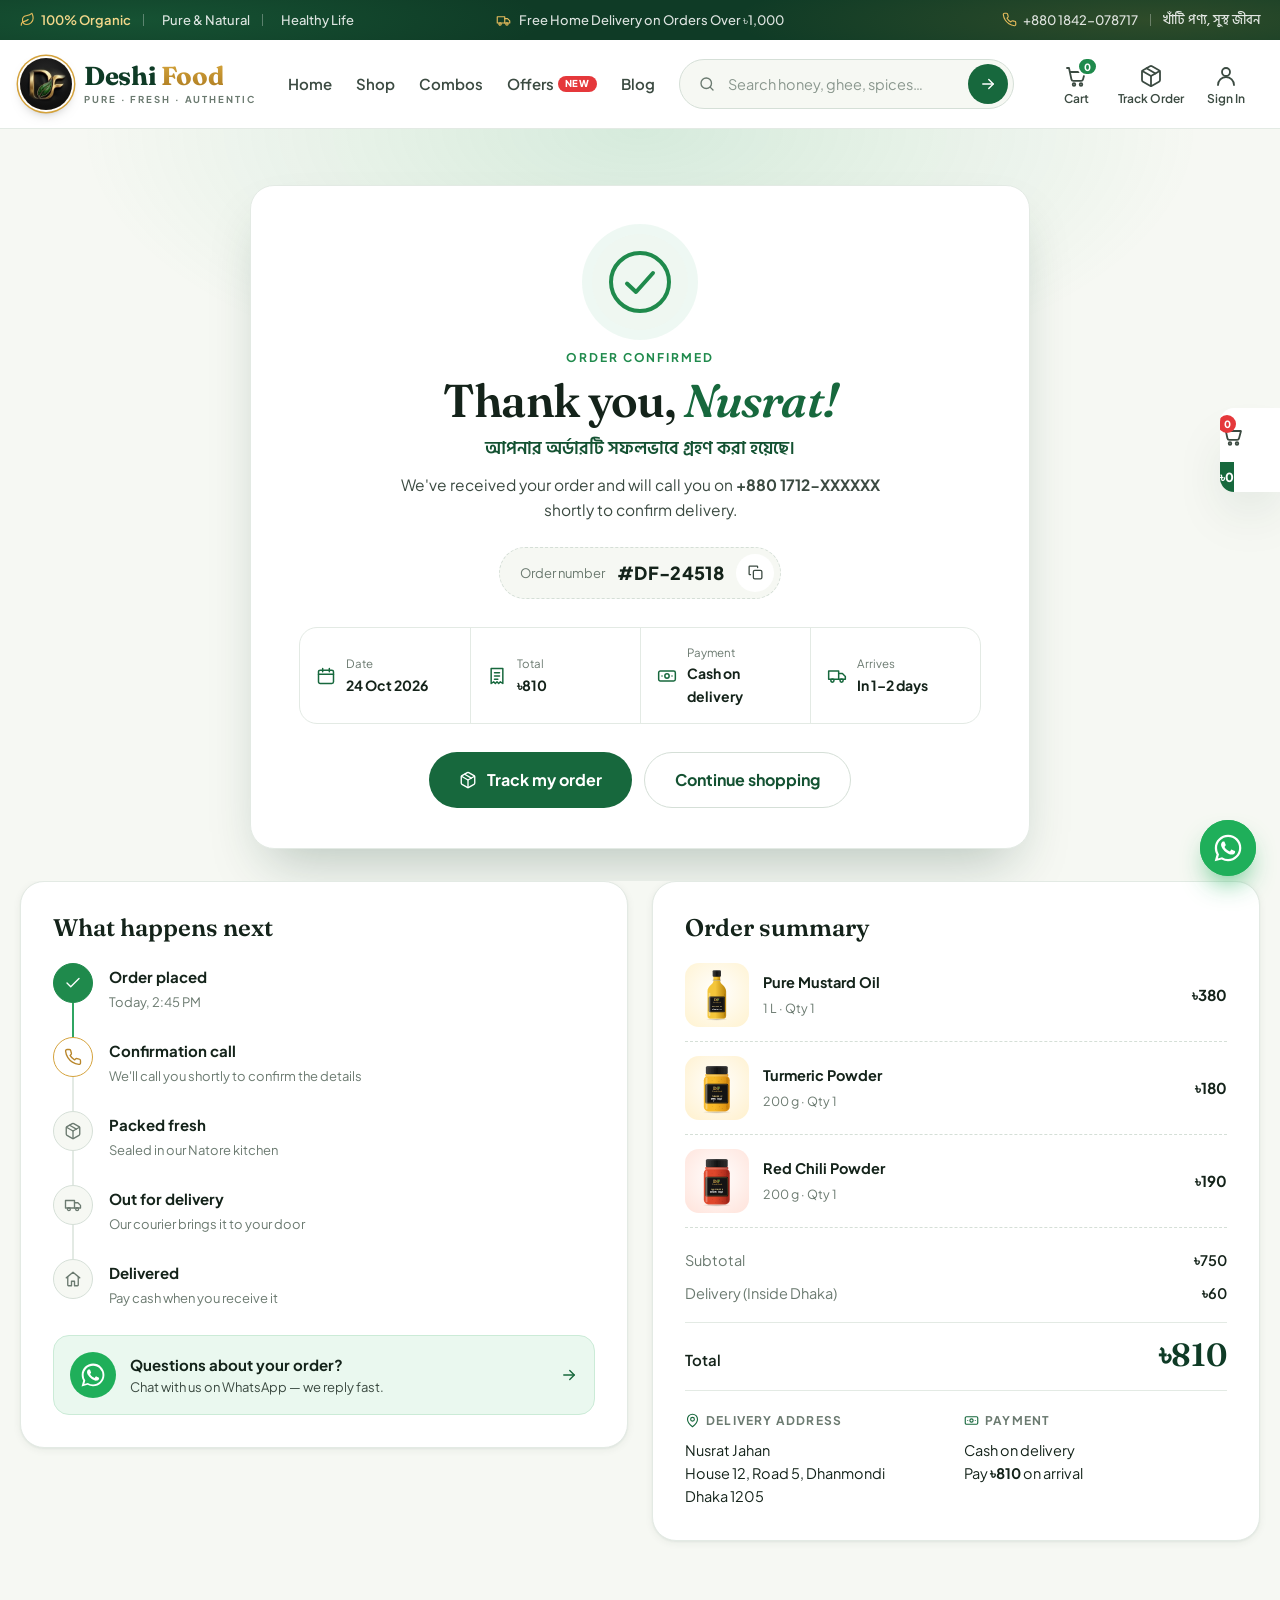
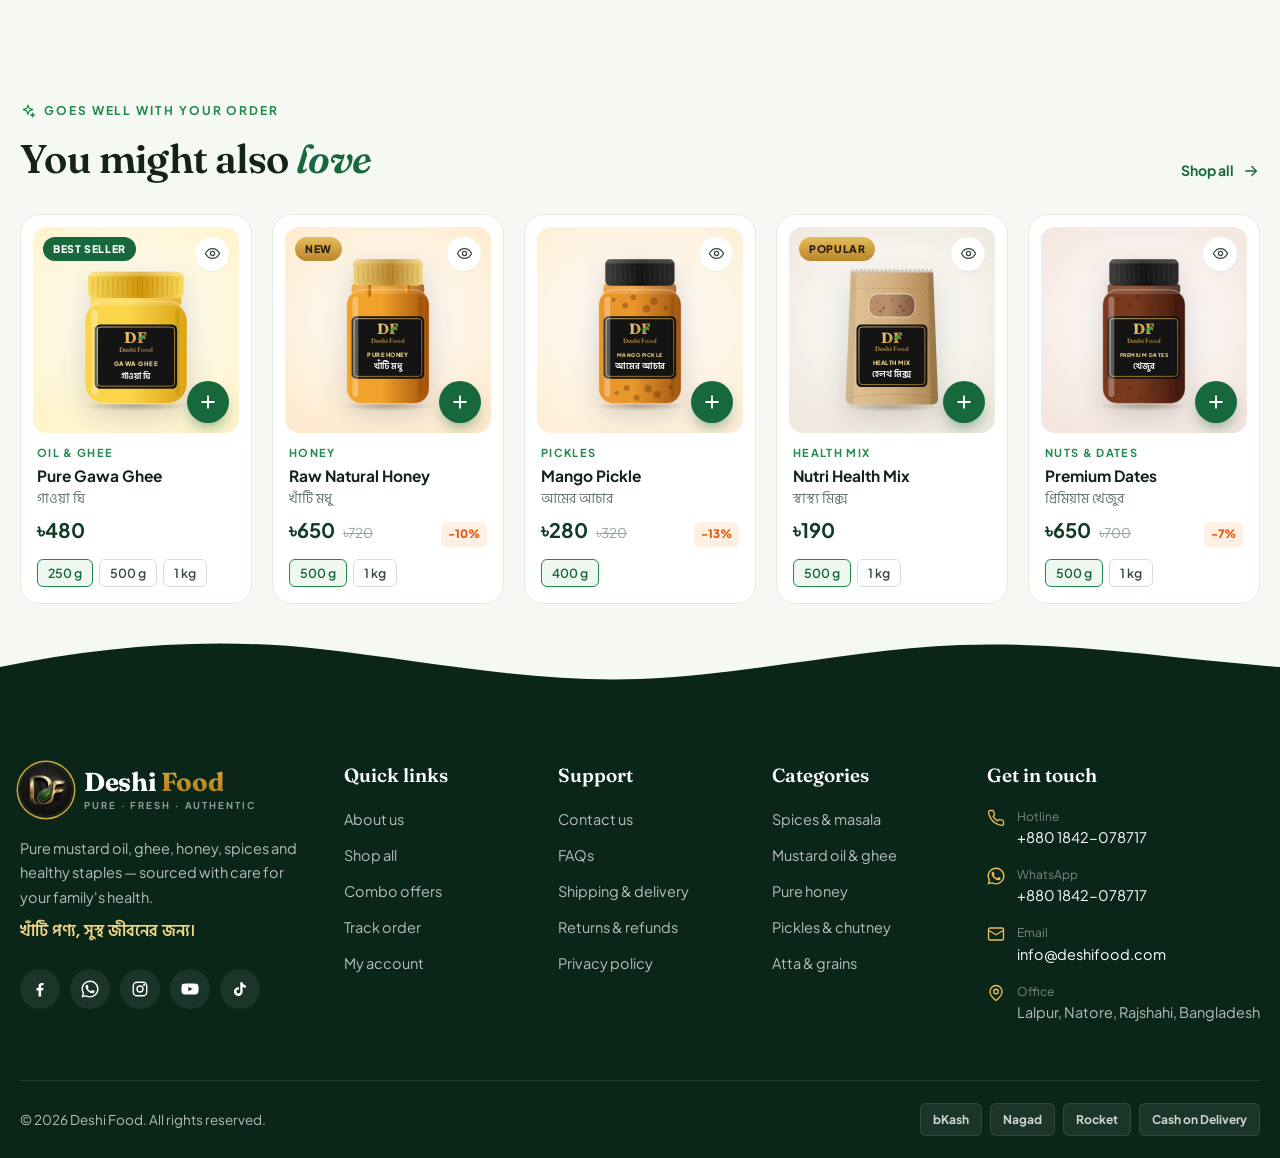
<file: thank-you.html>
<!doctype html>
<html lang="en">
<head>
  <meta charset="utf-8">
  <meta name="viewport" content="width=device-width, initial-scale=1">
  <title>Thank you for your order — Deshi Food</title>
  <meta name="theme-color" content="#0F3B26">
  <link rel="icon" href="assets/img/logo-mark.jpg">
  <link rel="preconnect" href="https://fonts.googleapis.com">
  <link rel="preconnect" href="https://fonts.gstatic.com" crossorigin>
  <link href="https://fonts.googleapis.com/css2?family=Fraunces:ital,opsz,wght@0,9..144,500;0,9..144,600;0,9..144,700;1,9..144,500;1,9..144,600&family=Galada&family=Hind+Siliguri:wght@400;500;600;700&family=Plus+Jakarta+Sans:wght@400;500;600;700;800&display=swap" rel="stylesheet">
  <link rel="stylesheet" href="assets/css/style.css">
  <link rel="stylesheet" href="assets/css/pages.css">
  <script src="assets/js/layout.js"></script>
</head>
<body data-page="thanks">

<script>DF.sprite(); DF.topbar(); DF.header();</script>

<main>

  <!-- ===== Confirmation ===== -->
  <section class="ty-hero">
    <span class="ty-confetti" aria-hidden="true"><i></i><i></i><i></i><i></i><i></i><i></i><i></i><i></i><i></i><i></i></span>
    <div class="container">
      <div class="ty-card ty-card--hero">
        <div class="ty-check" aria-hidden="true">
          <svg viewBox="0 0 64 64"><circle cx="32" cy="32" r="29"/><path d="M19 33.5 28 42l17-19"/></svg>
        </div>
        <span class="eyebrow">Order confirmed</span>
        <h1 class="ty-title">Thank you, <em>Nusrat!</em></h1>
        <p class="ty-bn bn">আপনার অর্ডারটি সফলভাবে গ্রহণ করা হয়েছে।</p>
        <p class="ty-lead">We've received your order and will call you on <b>+880 1712-XXXXXX</b> shortly to confirm delivery.</p>

        <div class="ty-order">
          <span>Order number</span>
          <b>#DF-24518</b>
          <button class="icon-btn" type="button" aria-label="Copy order number" data-copy="DF-24518"><svg class="ico"><use href="#i-copy"/></svg></button>
        </div>

        <ul class="ty-meta">
          <li><svg class="ico"><use href="#i-calendar"/></svg><span><small>Date</small><b>24 Oct 2026</b></span></li>
          <li><svg class="ico"><use href="#i-receipt"/></svg><span><small>Total</small><b>৳810</b></span></li>
          <li><svg class="ico"><use href="#i-cash"/></svg><span><small>Payment</small><b>Cash on delivery</b></span></li>
          <li><svg class="ico"><use href="#i-truck"/></svg><span><small>Arrives</small><b>In 1–2 days</b></span></li>
        </ul>

        <div class="ty-actions">
          <a class="btn btn--green btn--lg" href="account.html#orders"><svg class="ico"><use href="#i-package"/></svg>Track my order</a>
          <a class="btn btn--outline btn--lg" href="shop.html">Continue shopping</a>
        </div>
      </div>
    </div>
  </section>

  <!-- ===== Details ===== -->
  <section class="ty-body">
    <div class="container ty-grid">
      <div class="ty-card">
        <h2 class="ty-h2">What happens next</h2>
        <ol class="ty-steps">
          <li class="is-done"><span class="ty-steps__dot"><svg class="ico"><use href="#i-check"/></svg></span><div><b>Order placed</b><small>Today, 2:45 PM</small></div></li>
          <li class="is-current"><span class="ty-steps__dot"><svg class="ico"><use href="#i-phone"/></svg></span><div><b>Confirmation call</b><small>We'll call you shortly to confirm the details</small></div></li>
          <li><span class="ty-steps__dot"><svg class="ico"><use href="#i-package"/></svg></span><div><b>Packed fresh</b><small>Sealed in our Natore kitchen</small></div></li>
          <li><span class="ty-steps__dot"><svg class="ico"><use href="#i-truck"/></svg></span><div><b>Out for delivery</b><small>Our courier brings it to your door</small></div></li>
          <li><span class="ty-steps__dot"><svg class="ico"><use href="#i-home"/></svg></span><div><b>Delivered</b><small>Pay cash when you receive it</small></div></li>
        </ol>
        <a class="ty-wa" href="https://wa.me/8801842078717?text=Hi%20Deshi%20Food!%20About%20my%20order%20%23DF-24518" target="_blank" rel="noopener">
          <span class="ty-wa__ico"><svg class="ico"><use href="#i-whatsapp"/></svg></span>
          <span><b>Questions about your order?</b><small>Chat with us on WhatsApp — we reply fast.</small></span>
          <svg class="ico ty-wa__go"><use href="#i-arrow-r"/></svg>
        </a>
      </div>

      <div class="ty-card">
        <h2 class="ty-h2">Order summary</h2>
        <ul class="ck-items">
          <li><span class="ck-items__img" data-pack="mustard-oil"></span><div><b>Pure Mustard Oil</b><small>1 L · Qty 1</small></div><strong>৳380</strong></li>
          <li><span class="ck-items__img" data-pack="turmeric"></span><div><b>Turmeric Powder</b><small>200 g · Qty 1</small></div><strong>৳180</strong></li>
          <li><span class="ck-items__img" data-pack="chili"></span><div><b>Red Chili Powder</b><small>200 g · Qty 1</small></div><strong>৳190</strong></li>
        </ul>
        <dl class="ck-lines">
          <div><dt>Subtotal</dt><dd>৳750</dd></div>
          <div><dt>Delivery (Inside Dhaka)</dt><dd>৳60</dd></div>
        </dl>
        <div class="ck-total"><span>Total</span><strong>৳810</strong></div>
        <div class="ty-addr">
          <div>
            <h3><svg class="ico"><use href="#i-pin"/></svg>Delivery address</h3>
            <p>Nusrat Jahan<br>House 12, Road 5, Dhanmondi<br>Dhaka 1205</p>
          </div>
          <div>
            <h3><svg class="ico"><use href="#i-cash"/></svg>Payment</h3>
            <p>Cash on delivery<br>Pay <b>৳810</b> on arrival</p>
          </div>
        </div>
      </div>
    </div>
  </section>

  <!-- ===== Recommendations ===== -->
  <section class="section section--tint">
    <div class="container">
      <div class="sec-head">
        <div>
          <span class="eyebrow"><svg class="ico"><use href="#i-sparkle"/></svg>Goes well with your order</span>
          <h2 class="sec-title">You might also <em>love</em></h2>
        </div>
        <a class="link-arrow" href="shop.html">Shop all <svg class="ico"><use href="#i-arrow-r"/></svg></a>
      </div>
      <div class="pgrid" data-picks="ghee,honey,mango-pickle,health-mix,dates"></div>
    </div>
  </section>

</main>

<script>DF.footer(); DF.mobileNav(); DF.overlays();</script>
<script src="assets/js/main.js"></script>
</body>
</html>
</file>
<file: assets/css/style.css>
/* =========================================================
   Deshi Food — Organic Shop UI
   Container: 1320px · 8pt spacing grid
   ========================================================= */

:root {
  /* brand */
  --green-950: #0A2618;
  --green-900: #0F3B26;
  --green-800: #145232;
  --green-700: #17683D;
  --green-600: #1F8A4C;
  --green-500: #2FA562;
  --green-200: #BFE3CB;
  --green-100: #DCEFE2;
  --green-50:  #EFF7F1;
  --mint:      #E8F4EC;

  --gold-700: #9C6F1E;
  --gold-600: #B8862B;
  --gold-500: #D4A23C;
  --gold-400: #E6BC5C;
  --gold-300: #F3D78A;
  --gold-100: #FBF0D6;

  --orange-600: #E0560B;
  --orange-500: #F07A1A;
  --red-500: #E5383B;

  /* neutrals */
  --ink:   #14231A;
  --ink-2: #3B4A41;
  --muted: #6B7A70;
  --line:  #E3EAE4;
  --line-2:#D5DFD7;
  --bg:    #F6F8F3;
  --cream: #FBF8F1;
  --white: #FFFFFF;

  /* type */
  --f-display: "Fraunces", Georgia, serif;
  --f-sans: "Plus Jakarta Sans", system-ui, -apple-system, "Segoe UI", sans-serif;
  --f-bn: "Hind Siliguri", "Plus Jakarta Sans", sans-serif;
  --f-bn-display: "Galada", "Hind Siliguri", cursive;

  /* shape */
  --r-xs: 6px;
  --r-sm: 10px;
  --r-md: 14px;
  --r-lg: 20px;
  --r-xl: 24px;
  --r-pill: 999px;

  --sh-xs: 0 1px 2px rgba(15, 59, 38, .06);
  --sh-sm: 0 1px 2px rgba(15, 59, 38, .05), 0 2px 8px rgba(15, 59, 38, .06);
  --sh-md: 0 12px 28px -10px rgba(15, 59, 38, .18);
  --sh-lg: 0 28px 56px -18px rgba(15, 59, 38, .28);

  --container: 1320px;
  --gutter: 20px;
  --header-h: 88px;
  --ease: cubic-bezier(.22, .8, .24, 1);
}

/* ---------- reset ---------- */
*, *::before, *::after { box-sizing: border-box; }
html { -webkit-text-size-adjust: 100%; scroll-behavior: smooth; scroll-padding-top: 96px; }
body {
  margin: 0;
  font: 400 15px/1.6 var(--f-sans);
  color: var(--ink);
  background: var(--white);
  -webkit-font-smoothing: antialiased;
  -moz-osx-font-smoothing: grayscale;
  text-rendering: optimizeLegibility;
  overflow-x: hidden;
}
img, svg { display: block; max-width: 100%; }
img { height: auto; }
a { color: inherit; text-decoration: none; }
button { font: inherit; color: inherit; background: none; border: 0; padding: 0; cursor: pointer; }
input { font: inherit; color: inherit; }
ul, ol { list-style: none; margin: 0; padding: 0; }
h1, h2, h3, h4, p, dl, dd { margin: 0; }
:focus-visible { outline: 2px solid var(--gold-500); outline-offset: 3px; border-radius: 6px; }
[hidden] { display: none !important; }

.sprite { position: absolute; width: 0; height: 0; overflow: hidden; }
.ico {
  width: 20px; height: 20px; flex: none;
  fill: none; stroke: currentColor; stroke-width: 1.8; stroke-linecap: round; stroke-linejoin: round;
}
.bn { font-family: var(--f-bn); }
.bn-display { font-family: var(--f-bn-display); font-weight: 400; }

.container {
  width: 100%;
  max-width: calc(var(--container) + var(--gutter) * 2);
  margin-inline: auto;
  padding-inline: var(--gutter);
}

/* ---------- shared ---------- */
.eyebrow {
  display: inline-flex; align-items: center; gap: 8px;
  font: 700 12px/1 var(--f-sans);
  letter-spacing: .16em; text-transform: uppercase;
  color: var(--green-600);
}
.eyebrow .ico { width: 16px; height: 16px; }
.eyebrow--gold { color: var(--gold-400); }
.eyebrow--pill {
  padding: 8px 14px; border-radius: var(--r-pill);
  background: rgba(230, 188, 92, .14); border: 1px solid rgba(230, 188, 92, .32);
  color: var(--gold-300);
}

.sec-head {
  display: flex; align-items: flex-end; justify-content: space-between; gap: 24px;
  margin-bottom: 32px;
}
.sec-title {
  margin-top: 12px;
  font: 600 40px/1.12 var(--f-display);
  letter-spacing: -.015em;
  color: var(--ink);
}
.sec-title em { font-style: italic; color: var(--green-700); }
.sec-title--center { text-align: center; }

.link-arrow {
  display: inline-flex; align-items: center; gap: 8px;
  font-weight: 700; font-size: 14px; color: var(--green-700);
  white-space: nowrap;
  transition: gap .25s var(--ease), color .2s;
}
.link-arrow .ico { width: 18px; height: 18px; }
.link-arrow:hover { gap: 12px; color: var(--green-900); }
.link-arrow--light { color: #fff; }
.link-arrow--light:hover { color: var(--gold-300); }
.link-arrow--gold { color: var(--gold-400); }
.link-arrow--gold:hover { color: var(--gold-300); }

.link-btn { font-weight: 600; font-size: 14px; color: var(--muted); text-decoration: underline; text-underline-offset: 3px; }
.link-btn:hover { color: var(--red-500); }

.section { padding: 88px 0; }
.section--white { background: var(--white); }
.section--tint { background: var(--bg); }
.section--tight { padding: 72px 0; }

/* ---------- buttons ---------- */
.btn {
  --h: 48px;
  display: inline-flex; align-items: center; justify-content: center; gap: 10px;
  height: var(--h); padding: 0 24px;
  border-radius: var(--r-pill);
  font: 700 15px/1 var(--f-sans);
  white-space: nowrap;
  transition: transform .2s var(--ease), box-shadow .25s var(--ease), background-color .2s, color .2s, border-color .2s;
}
.btn .ico { width: 18px; height: 18px; transition: transform .25s var(--ease); }
.btn:hover .ico:last-child { transform: translateX(3px); }
.btn:active { transform: translateY(1px); }
.btn--sm { --h: 34px; padding: 0 14px; font-size: 13px; gap: 6px; }
.btn--sm .ico { width: 15px; height: 15px; }
.btn--lg { --h: 56px; padding: 0 30px; font-size: 16px; }
.btn--block { width: 100%; }

.btn--gold {
  color: #2A1B04;
  background: linear-gradient(180deg, #F1CF7A 0%, #DDAA45 55%, #C8952F 100%);
  box-shadow: inset 0 1px 0 rgba(255, 255, 255, .55), 0 10px 24px -10px rgba(200, 149, 47, .8);
}
.btn--gold:hover { box-shadow: inset 0 1px 0 rgba(255, 255, 255, .55), 0 14px 30px -10px rgba(200, 149, 47, .95); transform: translateY(-1px); }
.btn--gold:disabled { opacity: .45; cursor: not-allowed; transform: none; box-shadow: none; }

.btn--green { color: #fff; background: var(--green-700); }
.btn--green:hover { background: var(--green-800); }

.btn--ghost-light { color: #fff; border: 1.5px solid rgba(255, 255, 255, .38); }
.btn--ghost-light:hover { border-color: #fff; background: rgba(255, 255, 255, .08); }

.btn--outline { color: var(--green-800); border: 1.5px solid var(--line-2); background: #fff; }
.btn--outline:hover { border-color: var(--green-700); }

.btn--wa { color: #fff; background: #1FAF5A; box-shadow: 0 12px 26px -12px rgba(31, 175, 90, .9); }
.btn--wa:hover { background: #179B4E; transform: translateY(-1px); }

.icon-btn {
  width: 40px; height: 40px; display: grid; place-items: center;
  border-radius: 50%; color: var(--ink-2); background: var(--bg);
  transition: background .2s, color .2s;
}
.icon-btn:hover { background: var(--green-100); color: var(--green-800); }

.pill-new {
  display: inline-block; margin-left: 4px; padding: 3px 7px;
  border-radius: var(--r-pill);
  font: 800 9.5px/1 var(--f-sans); letter-spacing: .08em; text-transform: uppercase;
  color: #fff; background: var(--red-500);
  vertical-align: 2px;
}

/* =========================================================
   Top bar
   ========================================================= */
.topbar {
  position: relative;
  background:
    radial-gradient(600px 80px at 10% 50%, rgba(47, 165, 98, .22), transparent 70%),
    radial-gradient(600px 80px at 90% 50%, rgba(212, 162, 60, .16), transparent 70%),
    var(--green-900);
  color: rgba(255, 255, 255, .86);
  font-size: 13px; font-weight: 500;
}
.topbar__inner { height: 40px; display: grid; grid-template-columns: 1fr auto 1fr; align-items: center; gap: 24px; }
.topbar .ico { width: 15px; height: 15px; color: var(--gold-400); }
.topbar__list { display: flex; align-items: center; }
.topbar__list li { display: inline-flex; align-items: center; gap: 6px; }
.topbar__list li + li::before { content: ""; width: 1px; height: 12px; margin: 0 12px; background: rgba(255, 255, 255, .3); }
.topbar__list .hl { color: var(--gold-300); font-weight: 600; }
.topbar__ticker { position: relative; width: 440px; height: 40px; overflow: hidden; }
.topbar__msg {
  position: absolute; inset: 0;
  display: flex; align-items: center; justify-content: center; gap: 8px;
  white-space: nowrap; opacity: 0; transform: translateY(100%);
  transition: opacity .45s, transform .55s var(--ease);
}
.topbar__msg.is-active { opacity: 1; transform: none; }
.topbar__msg.is-leaving { opacity: 0; transform: translateY(-100%); }
.topbar__right { display: flex; align-items: center; justify-content: flex-end; gap: 12px; }
.topbar__right a { display: inline-flex; align-items: center; gap: 6px; transition: color .2s; }
.topbar__right a:hover { color: var(--gold-300); }
.topbar__sep { width: 1px; height: 12px; background: rgba(255, 255, 255, .3); }

/* =========================================================
   Header
   ========================================================= */
.header {
  position: sticky; top: 0; z-index: 50;
  background: rgba(255, 255, 255, .96);
  backdrop-filter: saturate(1.4) blur(10px);
  -webkit-backdrop-filter: saturate(1.4) blur(10px);
  border-bottom: 1px solid var(--line);
  transition: box-shadow .3s;
}
.header.is-stuck { box-shadow: 0 10px 30px -18px rgba(15, 59, 38, .35); }
.header__inner { height: var(--header-h); display: flex; align-items: center; transition: height .3s var(--ease); }
.header.is-stuck .header__inner { height: 76px; }
.header__burger { display: none; width: 44px; height: 44px; margin-right: 8px; place-items: center; border-radius: 12px; color: var(--green-900); }
.header__burger .ico { width: 24px; height: 24px; }

/* logo */
.logo { display: inline-flex; align-items: center; gap: 12px; flex: none; }
.logo__mark {
  position: relative; width: 52px; height: 52px; flex: none;
  display: grid; place-items: center;
  border-radius: 50%;
  background: radial-gradient(circle at 50% 35%, #2B2B2B 0%, #101010 70%);
  box-shadow: 0 0 0 2px #fff, 0 0 0 3.5px var(--gold-500), 0 6px 14px -6px rgba(0, 0, 0, .5);
  overflow: hidden;
}
.logo__mark img {
  width: 46px;
  -webkit-mask-image: radial-gradient(closest-side, #000 72%, transparent 100%);
          mask-image: radial-gradient(closest-side, #000 72%, transparent 100%);
}
.logo__text { display: flex; flex-direction: column; }
.logo__name { font: 700 26px/1 var(--f-display); letter-spacing: -.01em; color: var(--green-900); }
.logo__name em {
  font-style: normal;
  background: linear-gradient(180deg, #D9A93F 0%, #A9781E 100%);
  -webkit-background-clip: text; background-clip: text; color: transparent;
}
.logo__tag { margin-top: 6px; font: 700 9.5px/1 var(--f-sans); letter-spacing: .2em; text-transform: uppercase; color: var(--muted); }
.logo--light .logo__name { color: #fff; }
.logo--light .logo__tag { color: rgba(255, 255, 255, .55); }
.logo--light .logo__mark { box-shadow: 0 0 0 2px var(--green-950), 0 0 0 3.5px var(--gold-500); }

/* nav */
.nav { display: flex; align-items: center; gap: 30px; margin: 0 32px 0 48px; }
.nav__link {
  position: relative; display: inline-flex; align-items: center;
  height: var(--header-h);
  font-weight: 600; font-size: 15px; color: var(--ink-2);
  transition: color .2s;
}
.header.is-stuck .nav__link { height: 76px; }
.nav__link::after {
  content: ""; position: absolute; left: 0; right: 0; bottom: 22px; margin: auto;
  width: 0; height: 3px; border-radius: 3px; background: var(--green-600);
  transition: width .3s var(--ease);
}
.nav__link:hover, .nav__link.is-active { color: var(--green-700); }
.nav__link:hover::after, .nav__link.is-active::after { width: 24px; }
.header.is-stuck .nav__link::after { bottom: 16px; }

/* search */
.search {
  position: relative; flex: 1 1 0; max-width: 420px; min-width: 0;
  display: flex; align-items: center;
  height: 50px; margin-left: auto; padding: 0 5px 0 18px;
  border: 1.5px solid var(--line-2); border-radius: var(--r-pill);
  background: var(--bg);
  transition: border-color .2s, box-shadow .2s, background .2s;
}
.search:focus-within { border-color: var(--green-600); background: #fff; box-shadow: 0 0 0 4px rgba(31, 138, 76, .12); }
.search__lead { width: 18px; height: 18px; color: var(--muted); }
.search__input { flex: 1; min-width: 0; height: 100%; padding: 0 12px; border: 0; background: transparent; outline: none; font-size: 14.5px; }
.search__input::placeholder { color: #8A978E; }
.search__input::-webkit-search-cancel-button { display: none; }
.search__btn {
  width: 40px; height: 40px; flex: none; display: grid; place-items: center;
  border-radius: 50%; color: #fff; background: var(--green-700);
  transition: background .2s, transform .2s var(--ease);
}
.search__btn:hover { background: var(--green-800); transform: rotate(-8deg); }
.search__btn .ico { width: 18px; height: 18px; }
.search__drop {
  position: absolute; top: calc(100% + 10px); left: 0; right: 0; z-index: 5;
  padding: 8px; border-radius: var(--r-md);
  background: #fff; border: 1px solid var(--line); box-shadow: var(--sh-lg);
}
.search__item { display: flex; align-items: center; gap: 12px; width: 100%; padding: 8px; border-radius: var(--r-sm); text-align: left; }
.search__item:hover, .search__item.is-focus { background: var(--green-50); }
.search__thumb { width: 44px; height: 44px; flex: none; display: grid; place-items: center; border-radius: 10px; background: var(--tint, var(--bg)); }
.search__thumb svg { height: 38px; width: auto; }
.search__item b { display: block; font-size: 14px; font-weight: 600; }
.search__item small { color: var(--muted); font-size: 12px; }
.search__item .price { margin-left: auto; font-weight: 700; color: var(--green-800); }
.search__empty { padding: 14px; color: var(--muted); font-size: 14px; }

/* header actions */
.hdr-actions { display: flex; align-items: center; gap: 4px; margin-left: 28px; }
.hdr-action {
  display: flex; flex-direction: column; align-items: center; gap: 4px;
  min-width: 68px; padding: 6px 4px; border-radius: var(--r-sm);
  color: var(--ink-2); transition: color .2s, background .2s;
}
.hdr-action:hover { color: var(--green-700); background: var(--green-50); }
.hdr-action__icon { position: relative; display: grid; place-items: center; height: 26px; }
.hdr-action__icon .ico { width: 24px; height: 24px; }
.hdr-action__label { font-size: 12px; font-weight: 600; line-height: 1; white-space: nowrap; }
.hdr-badge {
  position: absolute; top: -6px; right: -10px;
  min-width: 19px; height: 19px; padding: 0 5px;
  display: grid; place-items: center;
  border-radius: var(--r-pill); border: 2px solid #fff;
  font: 800 10px/1 var(--f-sans); color: #fff; background: var(--green-600);
}
.hdr-badge.is-bump { animation: bump .45s var(--ease); }
@keyframes bump { 0% { transform: scale(1); } 40% { transform: scale(1.35); } 100% { transform: scale(1); } }

/* =========================================================
   Hero
   ========================================================= */
.hero { padding: 24px 0 0; background: linear-gradient(180deg, var(--bg) 0%, var(--bg) 70%, #fff 100%); }
.hero__grid { display: grid; grid-template-columns: 272px minmax(0, 1fr) 300px; gap: 20px; height: 460px; }

/* category sidebar */
.catnav {
  display: flex; flex-direction: column;
  background: #fff; border: 1px solid var(--line); border-radius: var(--r-lg);
  box-shadow: var(--sh-sm); overflow: hidden;
}
.catnav__head {
  display: flex; align-items: center; gap: 12px; height: 52px; padding: 0 18px;
  background: linear-gradient(90deg, var(--green-50), #F6FBF7);
  border-bottom: 1px solid var(--line);
  font-weight: 700; font-size: 15px; color: var(--green-900);
}
.catnav__head .ico { color: var(--green-700); }
.catnav__chev { margin-left: auto; width: 16px !important; height: 16px !important; color: var(--muted) !important; }
.catnav__list { flex: 1; padding: 6px 0; }
.catnav__list a {
  display: flex; align-items: center; gap: 12px;
  height: 40px; margin: 0 8px; padding: 0 10px;
  border-radius: var(--r-sm);
  font-size: 14px; font-weight: 500; color: var(--ink-2);
  transition: background .2s, color .2s;
}
.catnav__list a > .ico:first-child { width: 22px; height: 22px; color: var(--green-700); stroke-width: 1.6; }
.catnav__list span { flex: 1; transition: transform .25s var(--ease); }
.catnav__list b {
  min-width: 26px; height: 20px; padding: 0 6px; display: grid; place-items: center;
  border-radius: var(--r-pill); background: var(--bg);
  font-size: 11px; font-weight: 700; color: var(--muted);
}
.catnav__go { width: 14px !important; height: 14px !important; color: #A6B2AA; }
.catnav__list a:hover { background: var(--green-50); color: var(--green-800); }
.catnav__list a:hover span { transform: translateX(3px); }
.catnav__list a:hover b { background: #fff; color: var(--green-700); }
.catnav__all {
  display: flex; align-items: center; gap: 6px;
  height: 44px; margin: 0 8px 8px; padding: 0 12px;
  border-radius: var(--r-sm); background: var(--bg);
  font-size: 14px; font-weight: 700; color: var(--green-700);
  transition: gap .25s var(--ease), background .2s;
}
.catnav__all .ico { width: 16px; height: 16px; }
.catnav__all:hover { gap: 10px; background: var(--green-50); }

/* slider */
.slider { position: relative; border-radius: var(--r-xl); overflow: hidden; background: var(--green-950); isolation: isolate; box-shadow: var(--sh-md); }
.slide { position: absolute; inset: 0; opacity: 0; visibility: hidden; transition: opacity .8s var(--ease), visibility .8s; }
.slide.is-active { opacity: 1; visibility: visible; z-index: 1; }
.slide__img { position: absolute; top: 0; right: 0; height: 100%; width: 66%; object-fit: cover; transform: scale(1.08); transition: transform 7s linear; }
.slide.is-active .slide__img { transform: scale(1); }
.slide__img--full { width: 100%; }
.slide__body { position: relative; z-index: 2; height: 100%; max-width: 380px; padding: 0 0 8px 48px; display: flex; flex-direction: column; justify-content: center; align-items: flex-start; color: #fff; }
.slide__body > * { opacity: 0; transform: translateY(16px); transition: opacity .6s var(--ease), transform .6s var(--ease); }
.slide.is-active .slide__body > * { opacity: 1; transform: none; }
.slide.is-active .slide__body > *:nth-child(2) { transition-delay: .08s; }
.slide.is-active .slide__body > *:nth-child(3) { transition-delay: .16s; }
.slide.is-active .slide__body > *:nth-child(4) { transition-delay: .24s; }
.slide.is-active .slide__body > *:nth-child(5) { transition-delay: .32s; }
.slide__title { margin-top: 16px; font: italic 600 54px/1 var(--f-display); letter-spacing: -.02em; }
.slide__title em { background: linear-gradient(180deg, #F6DE97 10%, #D4A23C 90%); -webkit-background-clip: text; background-clip: text; color: transparent; padding-right: 4px; }
.slide__title--sm { margin-top: 4px; font-size: 32px; font-style: normal; }
.slide__title--md { font-size: 44px; font-style: normal; line-height: 1.05; }
.slide__title--md em { font-style: italic; }
.slide__bn { margin-top: 14px; font-size: 23px; line-height: 1.35; color: var(--gold-300); }
.slide__bn.bn { font-size: 17px; font-weight: 600; letter-spacing: .02em; }
.slide__bn-xl { margin-top: 12px; font-size: 64px; line-height: 1.1; color: var(--gold-300); }
.slide__text { margin-top: 12px; max-width: 320px; font-size: 14.5px; line-height: 1.6; color: rgba(255, 255, 255, .78); }
.slide__cta { display: flex; align-items: center; gap: 20px; margin-top: 26px; }

.slide--brand { background: radial-gradient(120% 90% at 85% 30%, #3E6A1F 0%, #1A3F1B 45%, #0C2615 100%); }
.slide--brand .slide__img {
  width: auto; aspect-ratio: 513 / 604;
  -webkit-mask-image: linear-gradient(90deg, transparent 0%, #000 7%);
          mask-image: linear-gradient(90deg, transparent 0%, #000 7%);
}
.slide--brand .slide__body { max-width: 324px; }
.slide--brand .slide__text { max-width: 262px; }
.slide--honey::after, .slide--spice::after { content: ""; position: absolute; inset: 0; z-index: 1; }
.slide--honey::after { background: linear-gradient(90deg, rgba(36, 18, 4, .94) 0%, rgba(36, 18, 4, .72) 42%, rgba(36, 18, 4, .05) 78%); }
.slide--spice::after { background: linear-gradient(90deg, rgba(10, 38, 24, .95) 0%, rgba(10, 38, 24, .74) 46%, rgba(10, 38, 24, .1) 82%); }
.slide__seal {
  position: absolute; z-index: 2; top: 28px; right: 28px;
  width: 92px; height: 92px; display: grid; place-content: center; text-align: center;
  border-radius: 50%; color: #2A1B04;
  background: linear-gradient(180deg, #F1CF7A, #C8952F);
  box-shadow: 0 0 0 6px rgba(241, 207, 122, .22);
  font: 800 12px/1 var(--f-sans); letter-spacing: .14em;
  transform: rotate(-10deg);
}
.slide__seal b { display: block; font: 700 30px/1 var(--f-display); letter-spacing: 0; }

.slider__arrow {
  position: absolute; z-index: 3; top: 50%; margin-top: -22px;
  width: 44px; height: 44px; display: grid; place-items: center;
  border-radius: 50%; color: var(--green-900); background: rgba(255, 255, 255, .92);
  box-shadow: 0 8px 20px -8px rgba(0, 0, 0, .45);
  opacity: 0; transition: opacity .3s, transform .3s var(--ease), background .2s;
}
.slider__arrow--prev { left: 14px; transform: translateX(-6px); }
.slider__arrow--next { right: 14px; transform: translateX(6px); }
.slider:hover .slider__arrow, .slider:focus-within .slider__arrow { opacity: 1; transform: none; }
.slider__arrow:hover { background: #fff; }
.slider__dots { position: absolute; z-index: 3; left: 48px; bottom: 26px; display: flex; gap: 8px; }
.slider__dot { width: 10px; height: 10px; border-radius: var(--r-pill); background: rgba(255, 255, 255, .4); transition: width .35s var(--ease), background .3s; }
.slider__dot.is-active { width: 30px; background: var(--gold-400); }

/* hero promos */
.hero__promos { display: grid; grid-template-rows: 1fr 1fr; gap: 20px; }
.promo {
  position: relative; display: flex; align-items: center;
  border-radius: var(--r-lg); overflow: hidden; isolation: isolate;
  box-shadow: var(--sh-sm); transition: transform .35s var(--ease), box-shadow .35s var(--ease);
}
.promo:hover { transform: translateY(-3px); box-shadow: var(--sh-md); }
.promo--pickle { background: #FFF1DD; }
.promo--nuts { background: #EEF5E4; }
.promo__img {
  position: absolute; z-index: -1; top: 0; right: 0; width: 64%; height: 100%; object-fit: cover;
  -webkit-mask-image: linear-gradient(90deg, transparent 0%, #000 48%);
          mask-image: linear-gradient(90deg, transparent 0%, #000 48%);
  transition: transform .6s var(--ease);
}
.promo:hover .promo__img { transform: scale(1.05); }
.promo__body { display: flex; flex-direction: column; align-items: flex-start; padding: 0 22px; }
.promo__kicker { font-size: 14px; font-weight: 600; color: var(--green-800); }
.promo__title { margin-top: 2px; font-size: 38px; line-height: 1.15; color: var(--orange-600); }
.promo__title--sm { font-size: 34px; color: var(--green-800); }
.promo__title i { font-style: normal; color: var(--orange-600); }
.promo__sub { margin: 2px 0 14px; font-size: 13px; font-weight: 500; color: var(--ink-2); }

/* perks */
.perks {
  display: grid; grid-template-columns: repeat(4, 1fr);
  margin-top: 20px; padding: 22px 8px;
  background: #fff; border: 1px solid var(--line); border-radius: var(--r-lg);
  box-shadow: var(--sh-sm);
}
.perk { display: flex; align-items: center; gap: 14px; padding: 0 24px; }
.perk + .perk { border-left: 1px solid var(--line); }
.perk__icon { width: 52px; height: 52px; flex: none; display: grid; place-items: center; border-radius: 50%; color: var(--green-700); background: var(--green-50); transition: background .25s, color .25s, transform .35s var(--ease); }
.perk__icon .ico { width: 24px; height: 24px; }
.perk:hover .perk__icon { background: var(--green-700); color: #fff; transform: rotate(-8deg); }
.perk b { display: block; font-size: 15px; font-weight: 700; color: var(--ink); }
.perk small { display: block; margin-top: 2px; font-size: 13px; color: var(--muted); }

/* =========================================================
   Categories marquee
   ========================================================= */
.marquee {
  position: relative; overflow: hidden;
  -webkit-mask-image: linear-gradient(90deg, transparent, #000 6%, #000 94%, transparent);
          mask-image: linear-gradient(90deg, transparent, #000 6%, #000 94%, transparent);
}
.marquee__track { display: flex; gap: 20px; width: max-content; padding: 8px 0 12px; animation: marquee 48s linear infinite; }
.marquee:hover .marquee__track { animation-play-state: paused; }
@keyframes marquee { to { transform: translateX(calc(-50% - 10px)); } }
.cat { display: flex; flex-direction: column; align-items: center; width: 196px; text-align: center; }
.cat__img {
  position: relative; width: 196px; height: 196px; padding: 8px;
  border-radius: var(--r-xl); background: var(--cream); border: 1px solid #EFE9DA;
  transition: transform .35s var(--ease), box-shadow .35s var(--ease), border-color .3s;
}
.cat__img img { width: 100%; height: 100%; object-fit: cover; border-radius: 18px; transition: transform .6s var(--ease); }
.cat__img::after {
  content: ""; position: absolute; right: 16px; bottom: 16px; width: 32px; height: 32px; border-radius: 50%;
  background: var(--green-700) url("data:image/svg+xml,%3Csvg xmlns='http://www.w3.org/2000/svg' viewBox='0 0 24 24' fill='none' stroke='white' stroke-width='2.2' stroke-linecap='round' stroke-linejoin='round'%3E%3Cpath d='M5 12h14M13 6l6 6-6 6'/%3E%3C/svg%3E") center / 16px no-repeat;
  opacity: 0; transform: scale(.6); transition: opacity .3s, transform .35s var(--ease);
}
.cat:hover .cat__img { transform: translateY(-4px); box-shadow: var(--sh-md); border-color: var(--gold-300); }
.cat:hover .cat__img img { transform: scale(1.04); }
.cat:hover .cat__img::after { opacity: 1; transform: none; }
.cat b { margin-top: 14px; font-size: 15px; font-weight: 700; color: var(--ink); }
.cat small { margin-top: 2px; font-size: 12.5px; color: var(--muted); }

/* =========================================================
   Tabs + product cards
   ========================================================= */
.tabs { display: flex; gap: 6px; padding: 5px; border-radius: var(--r-pill); background: #fff; border: 1px solid var(--line); }
.tab { height: 38px; padding: 0 16px; border-radius: var(--r-pill); font-size: 14px; font-weight: 600; color: var(--ink-2); transition: background .25s, color .25s; }
.tab:hover { color: var(--green-700); }
.tab.is-active { color: #fff; background: var(--green-700); box-shadow: 0 6px 14px -8px rgba(23, 104, 61, .9); }

.pgrid { display: grid; grid-template-columns: repeat(5, minmax(0, 1fr)); gap: 20px; }
.pcard {
  position: relative; display: flex; flex-direction: column;
  padding: 12px; border-radius: var(--r-lg);
  background: #fff; border: 1px solid var(--line);
  transition: transform .35s var(--ease), box-shadow .35s var(--ease), border-color .3s;
  animation: cardIn .5s var(--ease) both;
}
.pcard:hover { transform: translateY(-4px); box-shadow: var(--sh-md); border-color: transparent; }
@keyframes cardIn { from { opacity: 0; transform: translateY(14px); } }
.pcard__media {
  position: relative; aspect-ratio: 1; display: grid; place-items: center;
  border-radius: var(--r-md); background: radial-gradient(70% 60% at 50% 45%, #fff 0%, var(--tint) 100%);
  overflow: hidden;
}
.pcard__pack svg { height: 100%; width: auto; filter: drop-shadow(0 10px 14px rgba(40, 30, 10, .18)); }
.pcard:hover .pcard__pack { transform: translateY(-4px) scale(1.04); }
.tag {
  position: absolute; z-index: 1; top: 10px; left: 10px;
  height: 24px; padding: 0 10px; display: inline-flex; align-items: center;
  border-radius: var(--r-pill);
  font: 800 10.5px/1 var(--f-sans); letter-spacing: .06em; text-transform: uppercase; color: #fff;
}
.tag--green { background: var(--green-700); }
.tag--orange { background: var(--orange-500); }
.tag--gold { background: linear-gradient(180deg, #E6BC5C, #B8862B); color: #2A1B04; }
.pcard__qv {
  position: absolute; z-index: 2; top: 10px; right: 10px;
  height: 34px; min-width: 34px; padding: 0 8px;
  display: inline-flex; align-items: center; justify-content: center;
  border-radius: var(--r-pill); background: #fff; color: var(--ink-2); box-shadow: var(--sh-xs);
  font-size: 12px; font-weight: 700; white-space: nowrap;
  transition: color .2s, padding .35s var(--ease), box-shadow .25s;
}
.pcard__qv .ico { width: 17px; height: 17px; }
.pcard__qv span { max-width: 0; overflow: hidden; opacity: 0; transition: max-width .35s var(--ease), opacity .25s, margin .35s var(--ease); }
.pcard:hover .pcard__qv { padding: 0 12px 0 10px; color: var(--green-700); box-shadow: var(--sh-sm); }
.pcard:hover .pcard__qv span { max-width: 90px; opacity: 1; margin-left: 6px; }
.pcard__qv:hover { color: var(--green-800); }
.pcard__pack { display: grid; place-items: center; height: 80%; transition: transform .5s var(--ease); }
.pcard__name a { transition: color .2s; }
.pcard__name a:hover { color: var(--green-700); }
.pcard__add {
  position: absolute; z-index: 1; right: 10px; bottom: 10px;
  width: 42px; height: 42px; display: grid; place-items: center;
  border-radius: 50%; color: #fff; background: var(--green-700);
  box-shadow: 0 8px 18px -8px rgba(23, 104, 61, .9);
  transition: background .2s, transform .25s var(--ease);
}
.pcard__add .ico { width: 20px; height: 20px; stroke-width: 2.2; }
.pcard__add:hover { background: var(--green-800); transform: scale(1.08) rotate(90deg); }
.pcard__add.is-done { background: var(--gold-600); transform: none; }
.pcard__body { display: flex; flex-direction: column; flex: 1; padding: 14px 4px 4px; }
.pcard__cat { font: 700 11px/1 var(--f-sans); letter-spacing: .12em; text-transform: uppercase; color: var(--green-600); }
.pcard__name { margin-top: 8px; font-size: 15.5px; font-weight: 700; line-height: 1.35; color: var(--ink); }
.pcard__bn { margin-top: 2px; font-size: 13.5px; color: var(--muted); }
.pcard__price { display: flex; align-items: baseline; gap: 8px; margin: 10px 0 12px; }
.pcard__price strong { font: 700 20px/1 var(--f-sans); color: var(--green-900); }
.pcard__price del { font-size: 13.5px; color: #98A39C; }
.pcard__off { margin-left: auto; padding: 3px 7px; border-radius: var(--r-xs); background: #FFF0E3; color: var(--orange-600); font-size: 11.5px; font-weight: 800; }
.chips { display: flex; flex-wrap: wrap; gap: 6px; margin-top: auto; }
.chip {
  height: 28px; padding: 0 10px; border-radius: var(--r-xs);
  border: 1px solid var(--line-2); background: #fff;
  font-size: 12.5px; font-weight: 600; color: var(--ink-2);
  transition: border-color .2s, color .2s, background .2s;
}
.chip:hover { border-color: var(--green-500); }
.chip.is-active { border-color: var(--green-600); color: var(--green-700); background: var(--green-50); }

/* =========================================================
   Brand mosaic
   ========================================================= */
.mosaic {
  display: grid;
  grid-template-columns: 1fr 1fr 595px;
  grid-template-rows: 280px 295px;
  gap: 20px;
}
.mosaic__item { position: relative; display: block; overflow: hidden; border-radius: var(--r-xl); background: var(--bg); isolation: isolate; }
.mosaic__item img { position: absolute; inset: 0; width: 100%; height: 100%; object-fit: cover; transition: transform .8s var(--ease); }
.mosaic__item:hover img { transform: scale(1.04); }
.mosaic__item--banner { grid-column: 1 / 3; }
.mosaic__item--banner img { object-position: left center; }
.mosaic__item--ad { grid-column: 3; grid-row: 1 / 3; }
.mosaic__item--tile::after { content: ""; position: absolute; inset: 0; z-index: 0; background: linear-gradient(180deg, rgba(10, 38, 24, 0) 30%, rgba(10, 38, 24, .88) 100%); }
.mosaic__copy { position: absolute; z-index: 1; left: 24px; right: 24px; bottom: 22px; display: flex; flex-direction: column; align-items: flex-start; color: #fff; }
.mosaic__kicker { font-size: 15px; font-weight: 600; color: var(--gold-300); }
.mosaic__copy b { margin: 2px 0 10px; font: 600 26px/1.15 var(--f-display); }

/* =========================================================
   Bundle & Save
   ========================================================= */
.bundle {
  position: relative; overflow: hidden;
  padding: 96px 0;
  color: #fff;
  background:
    radial-gradient(900px 420px at 85% -10%, rgba(212, 162, 60, .2), transparent 60%),
    radial-gradient(800px 500px at 0% 110%, rgba(47, 165, 98, .22), transparent 60%),
    var(--green-950);
}
.bundle::before {
  content: ""; position: absolute; inset: 0; opacity: .5; pointer-events: none;
  background-image: url("data:image/svg+xml,%3Csvg xmlns='http://www.w3.org/2000/svg' width='120' height='120' viewBox='0 0 120 120'%3E%3Cpath d='M60 18c14 10 20 24 18 40-16-2-28-12-30-28 2-6 6-10 12-12z' fill='none' stroke='%23ffffff' stroke-opacity='.035' stroke-width='1.5'/%3E%3C/svg%3E");
}
.bundle__glow { position: absolute; top: 36%; left: 50%; width: 760px; height: 760px; margin-left: -380px; border-radius: 50%; background: radial-gradient(circle, rgba(212, 162, 60, .1), transparent 65%); pointer-events: none; }
.bundle .container { position: relative; }
.bundle__head { display: flex; flex-direction: column; align-items: center; text-align: center; max-width: 760px; margin: 0 auto 48px; }
.bundle__title { margin-top: 18px; font: 600 52px/1.08 var(--f-display); letter-spacing: -.02em; }
.bundle__title em { font-style: italic; background: linear-gradient(180deg, #F6DE97 10%, #D4A23C 90%); -webkit-background-clip: text; background-clip: text; color: transparent; padding-right: 6px; }
.bundle__lead { margin-top: 14px; font-size: 16.5px; color: rgba(255, 255, 255, .72); }
.tiers { display: flex; gap: 12px; margin-top: 28px; }
.tiers li {
  display: flex; align-items: center; gap: 10px;
  height: 46px; padding: 0 18px;
  border-radius: var(--r-pill);
  border: 1px solid rgba(255, 255, 255, .14); background: rgba(255, 255, 255, .05);
  font-size: 14px; transition: background .3s, border-color .3s, color .3s, transform .3s var(--ease);
}
.tiers b { font-weight: 700; }
.tiers span { padding: 4px 9px; border-radius: var(--r-pill); background: rgba(230, 188, 92, .16); color: var(--gold-300); font-size: 12px; font-weight: 800; }
.tiers li.is-on { border-color: var(--gold-400); background: rgba(230, 188, 92, .14); transform: translateY(-2px); }
.tiers li.is-on span { background: var(--gold-400); color: #2A1B04; }

.bundle__grid { display: grid; grid-template-columns: minmax(0, 1fr) 420px; gap: 24px; align-items: start; }

.builder { padding: 32px; border-radius: var(--r-xl); background: #fff; color: var(--ink); box-shadow: 0 30px 60px -30px rgba(0, 0, 0, .55); }
.builder__head { display: flex; align-items: flex-end; justify-content: space-between; gap: 16px; margin-bottom: 24px; }
.builder__title { font: 600 26px/1.2 var(--f-display); color: var(--green-900); }
.builder__sub { margin-top: 4px; font-size: 14px; color: var(--muted); }
.builder__grid { display: grid; grid-template-columns: repeat(4, minmax(0, 1fr)); gap: 16px; }

.btile {
  position: relative; display: flex; flex-direction: column; text-align: left;
  padding: 8px; border-radius: var(--r-md);
  border: 1.5px solid var(--line); background: #fff;
  transition: border-color .25s, box-shadow .25s, transform .3s var(--ease);
}
.btile:hover { border-color: var(--green-200); transform: translateY(-2px); box-shadow: var(--sh-sm); }
.btile__media { height: 140px; display: grid; place-items: center; border-radius: 10px; background: radial-gradient(70% 70% at 50% 45%, #fff, var(--tint)); }
.btile__media svg { height: 112px; width: auto; filter: drop-shadow(0 8px 10px rgba(40, 30, 10, .16)); transition: transform .4s var(--ease); }
.btile:hover .btile__media svg { transform: scale(1.05); }
.btile__check {
  position: absolute; top: 14px; right: 14px;
  width: 26px; height: 26px; display: grid; place-items: center;
  border-radius: 50%; border: 1.5px solid var(--line-2); background: #fff; color: transparent;
  transition: background .2s, border-color .2s, color .2s, transform .3s var(--ease);
}
.btile__check .ico { width: 15px; height: 15px; stroke-width: 3; }
.btile__name { margin-top: 10px; padding: 0 4px; font-size: 14px; font-weight: 700; line-height: 1.3; color: var(--ink); }
.btile__meta { display: flex; align-items: baseline; justify-content: space-between; margin-top: 4px; padding: 0 4px 4px; font-size: 13px; color: var(--muted); }
.btile__meta b { font-size: 15px; color: var(--green-900); }
.btile[aria-pressed="true"] { border-color: var(--green-600); box-shadow: 0 0 0 3px rgba(31, 138, 76, .14); }
.btile[aria-pressed="true"] .btile__check { border-color: var(--green-600); background: var(--green-600); color: #fff; transform: scale(1.06); }

.summary {
  position: sticky; top: 100px;
  padding: 28px; border-radius: var(--r-xl);
  background: linear-gradient(180deg, rgba(255, 255, 255, .09), rgba(255, 255, 255, .04));
  border: 1px solid rgba(255, 255, 255, .14);
  backdrop-filter: blur(10px); -webkit-backdrop-filter: blur(10px);
}
.summary__head { display: flex; align-items: center; justify-content: space-between; }
.summary__head h3 { font: 600 24px/1.2 var(--f-display); }
.summary__count { padding: 6px 12px; border-radius: var(--r-pill); background: rgba(255, 255, 255, .1); font-size: 13px; font-weight: 700; }
.slots { display: grid; grid-template-columns: repeat(4, 1fr); gap: 10px; margin-top: 20px; }
.slot {
  position: relative; aspect-ratio: 1; display: grid; place-items: center;
  border-radius: var(--r-md); border: 1.5px dashed rgba(255, 255, 255, .26);
  color: rgba(255, 255, 255, .4);
}
.slot .ico { width: 20px; height: 20px; }
.slot.is-filled { border: 0; background: radial-gradient(70% 70% at 50% 45%, #fff, var(--tint)); animation: pop .4s var(--ease); }
.slot.is-filled svg { height: 76%; width: auto; }
.slot__more { position: absolute; right: -4px; top: -6px; min-width: 24px; height: 24px; padding: 0 6px; display: grid; place-items: center; border-radius: var(--r-pill); background: var(--gold-400); color: #2A1B04; font-size: 11px; font-weight: 800; }
@keyframes pop { from { transform: scale(.85); opacity: 0; } }
.summary__msg { margin-top: 20px; font-size: 14px; font-weight: 600; color: var(--gold-300); min-height: 22px; }
.meter { margin-top: 12px; }
.meter__track { position: relative; height: 8px; border-radius: var(--r-pill); background: rgba(255, 255, 255, .12); overflow: hidden; }
.meter__track i { position: absolute; z-index: 1; top: 0; bottom: 0; width: 2px; margin-left: -1px; background: #10301F; }
.meter__fill { position: absolute; inset: 0 auto 0 0; width: 0; border-radius: inherit; background: linear-gradient(90deg, #D4A23C, #F3D78A); transition: width .5s var(--ease); }
.meter__marks { position: relative; height: 14px; margin-top: 8px; }
.meter__marks li { position: absolute; top: 0; font-size: 12px; font-weight: 700; line-height: 14px; color: rgba(255, 255, 255, .45); transition: color .3s; }
.meter__marks [data-mark="2"] { left: 33.333%; transform: translateX(-50%); }
.meter__marks [data-mark="3"] { left: 66.667%; transform: translateX(-50%); }
.meter__marks [data-mark="4"] { right: 0; }
.meter__marks li.is-on { color: var(--gold-300); }
.summary__lines { margin-top: 22px; padding-top: 18px; border-top: 1px solid rgba(255, 255, 255, .12); }
.summary__lines div { display: flex; justify-content: space-between; gap: 12px; font-size: 14.5px; }
.summary__lines div + div { margin-top: 10px; }
.summary__lines dt { color: rgba(255, 255, 255, .7); }
.summary__lines dd { font-weight: 600; }
.summary__lines .is-discount dd { color: #7FD8A3; }
.summary__lines dt span { color: var(--gold-300); font-weight: 700; }
.summary__total { display: flex; align-items: baseline; justify-content: space-between; margin: 18px 0 14px; padding-top: 18px; border-top: 1px solid rgba(255, 255, 255, .12); }
.summary__total span { font-size: 15px; font-weight: 600; color: rgba(255, 255, 255, .8); }
.summary__total strong { font: 600 40px/1 var(--f-display); letter-spacing: -.01em; }
.summary__save { display: inline-flex; margin-bottom: 16px; padding: 6px 12px; border-radius: var(--r-pill); background: rgba(127, 216, 163, .14); color: #7FD8A3; font-size: 13px; font-weight: 700; }
.summary__note { display: flex; align-items: center; justify-content: center; gap: 8px; margin-top: 14px; font-size: 12.5px; color: rgba(255, 255, 255, .6); }
.summary__note .ico { width: 15px; height: 15px; color: var(--gold-400); }

/* ready-made combos */
.combos { margin-top: 72px; }
.combos__head { display: flex; align-items: flex-end; justify-content: space-between; gap: 24px; margin-bottom: 24px; }
.combos__title { font: 600 32px/1.15 var(--f-display); }
.combos__sub { margin-top: 6px; font-size: 15px; color: rgba(255, 255, 255, .66); }
.combos__grid { display: grid; grid-template-columns: repeat(3, minmax(0, 1fr)); gap: 24px; }
.combo {
  display: flex; flex-direction: column;
  padding: 16px; border-radius: var(--r-xl);
  background: linear-gradient(180deg, rgba(255, 255, 255, .08), rgba(255, 255, 255, .03));
  border: 1px solid rgba(255, 255, 255, .12);
  transition: transform .35s var(--ease), border-color .3s, background .3s;
}
.combo:hover { transform: translateY(-4px); border-color: rgba(230, 188, 92, .45); }
.combo__media {
  position: relative; height: 210px; display: flex; align-items: flex-end; justify-content: center;
  padding-bottom: 18px; border-radius: var(--r-lg);
  background: radial-gradient(80% 90% at 50% 40%, #FFFDF7 0%, var(--tint) 100%);
  overflow: hidden;
}
.combo__media::after { content: ""; position: absolute; left: 15%; right: 15%; bottom: 14px; height: 14px; border-radius: 50%; background: radial-gradient(closest-side, rgba(60, 40, 10, .22), transparent); }
.combo__packs { position: relative; z-index: 1; display: flex; align-items: flex-end; }
.combo__packs svg { height: 150px; width: auto; filter: drop-shadow(0 10px 12px rgba(40, 30, 10, .2)); transition: transform .45s var(--ease); }
.combo__packs svg + svg { margin-left: -26px; }
.combo__packs svg:nth-child(2) { height: 170px; z-index: 1; }
.combo:hover .combo__packs svg:nth-child(1) { transform: translateX(-6px) rotate(-3deg); }
.combo:hover .combo__packs svg:nth-child(3), .combo:hover .combo__packs svg:nth-child(4) { transform: translateX(6px) rotate(3deg); }
.combo__save { position: absolute; z-index: 2; top: 14px; left: 14px; height: 30px; padding: 0 12px; display: inline-flex; align-items: center; gap: 6px; border-radius: var(--r-pill); background: var(--green-700); color: #fff; font-size: 12.5px; font-weight: 800; }
.combo__save .ico { width: 15px; height: 15px; }
.combo__body { display: flex; flex-direction: column; flex: 1; padding: 18px 6px 4px; }
.combo__name { font: 600 22px/1.2 var(--f-display); }
.combo__bn { margin-top: 2px; font-size: 14px; color: rgba(255, 255, 255, .6); }
.combo__items { display: flex; flex-wrap: wrap; gap: 6px; margin: 14px 0 18px; }
.combo__items li { padding: 5px 10px; border-radius: var(--r-pill); background: rgba(255, 255, 255, .08); font-size: 12.5px; font-weight: 600; color: rgba(255, 255, 255, .85); }
.combo__foot { display: flex; align-items: center; justify-content: space-between; gap: 12px; margin-top: auto; }
.combo__price strong { display: block; font: 600 28px/1 var(--f-display); }
.combo__price del { font-size: 13.5px; color: rgba(255, 255, 255, .5); }
.combo__btn { color: var(--green-900); background: #fff; }
.combo__btn:hover { background: var(--gold-300); }

/* =========================================================
   Trust
   ========================================================= */
.trust { padding: 96px 0; background: radial-gradient(900px 500px at 50% 60%, #F2FAF4, var(--mint)); }
.trust__head { max-width: 760px; margin: 0 auto 56px; display: flex; flex-direction: column; align-items: center; text-align: center; }
.trust__head p { margin-top: 16px; font-size: 16px; color: var(--ink-2); }
.trust__grid { display: grid; grid-template-columns: 430px minmax(0, 1fr) 430px; gap: 20px; align-items: center; }
.trust__col { display: flex; flex-direction: column; gap: 40px; }
.trust__col li { display: flex; align-items: flex-start; gap: 18px; }
.trust__col--left li { flex-direction: row-reverse; text-align: right; }
.trust__col--left li:nth-child(2) { margin-right: 28px; }
.trust__col--right li:nth-child(2) { margin-left: 28px; }
.trust__icon {
  width: 64px; height: 64px; flex: none; display: grid; place-items: center;
  border-radius: 50%; background: #fff; color: var(--green-700);
  box-shadow: 0 0 0 6px rgba(255, 255, 255, .55), var(--sh-sm);
  transition: transform .4s var(--ease), background .3s, color .3s;
}
.trust__icon .ico { width: 28px; height: 28px; }
.trust__col li:hover .trust__icon { background: var(--green-700); color: #fff; transform: rotate(-10deg); }
.trust__col h3 { font: 600 20px/1.25 var(--f-display); color: var(--ink); }
.trust__col p { margin-top: 6px; font-size: 14.5px; color: var(--ink-2); }
.trust__visual { position: relative; justify-self: center; width: 380px; height: 380px; }
.trust__visual img { position: relative; z-index: 1; width: 100%; height: 100%; object-fit: cover; border-radius: 50%; border: 8px solid #fff; box-shadow: var(--sh-lg); }
.trust__ring { position: absolute; inset: -22px; border-radius: 50%; border: 2px dashed rgba(23, 104, 61, .3); animation: spin 40s linear infinite; }
@keyframes spin { to { transform: rotate(360deg); } }
.trust__chip {
  position: absolute; z-index: 2; display: inline-flex; align-items: center; gap: 8px;
  padding: 10px 16px; border-radius: var(--r-pill); background: #fff; box-shadow: var(--sh-md);
  font-size: 13px; font-weight: 700; color: var(--ink-2); white-space: nowrap;
  animation: float 5s ease-in-out infinite;
}
.trust__chip b { font: 700 20px/1 var(--f-display); color: var(--green-700); }
.trust__chip .ico { width: 18px; height: 18px; color: var(--green-600); }
.trust__chip--a { left: -34px; bottom: 44px; }
.trust__chip--b { right: -24px; top: 40px; animation-delay: -2.5s; }
@keyframes float { 50% { transform: translateY(-8px); } }

/* =========================================================
   CTA
   ========================================================= */
.cta {
  position: relative; overflow: hidden; isolation: isolate;
  display: grid; grid-template-columns: minmax(0, 1fr) 480px; gap: 40px; align-items: center;
  padding: 56px 64px; border-radius: 28px; color: #fff;
  background:
    radial-gradient(600px 300px at 100% 0%, rgba(212, 162, 60, .28), transparent 60%),
    linear-gradient(120deg, var(--green-900) 0%, var(--green-700) 100%);
}
.cta::after {
  content: ""; position: absolute; z-index: -1; right: -80px; bottom: -120px; width: 380px; height: 380px; border-radius: 50%;
  border: 60px solid rgba(255, 255, 255, .04);
}
.cta__title { margin-top: 14px; font: 600 40px/1.12 var(--f-display); letter-spacing: -.015em; }
.cta__title em { font-style: italic; color: var(--gold-300); }
.cta__bn { margin-top: 10px; font-size: 17px; color: rgba(255, 255, 255, .78); }
.cta__actions { display: flex; flex-wrap: wrap; gap: 12px; margin-top: 28px; }
.cta__stats { display: grid; grid-template-columns: repeat(3, 1fr); gap: 12px; }
.cta__stats li { padding: 22px 16px; border-radius: var(--r-lg); background: rgba(255, 255, 255, .08); border: 1px solid rgba(255, 255, 255, .12); text-align: center; }
.cta__stats b { display: block; font: 600 34px/1 var(--f-display); color: var(--gold-300); }
.cta__stats span { display: block; margin-top: 8px; font-size: 13px; color: rgba(255, 255, 255, .75); }

/* =========================================================
   Footer
   ========================================================= */
.footer { position: relative; margin-top: 0; padding: 72px 0 0; background: var(--green-950); color: rgba(255, 255, 255, .7); }
.footer__wave { position: absolute; left: 0; right: 0; top: -59px; width: 100%; height: 60px; fill: var(--green-950); }
.footer__grid { display: grid; grid-template-columns: 340px 170px 170px 190px minmax(0, 1fr); gap: 40px; padding-bottom: 56px; }
.footer__brand p { margin-top: 20px; font-size: 14.5px; line-height: 1.7; }
.footer__brand .footer__motto { margin-top: 8px; font-size: 16px; font-weight: 600; color: var(--gold-300); }
.socials { display: flex; gap: 10px; margin-top: 24px; }
.socials a { width: 40px; height: 40px; display: grid; place-items: center; border-radius: 50%; background: rgba(255, 255, 255, .07); color: #fff; transition: background .25s, color .25s, transform .25s var(--ease); }
.socials a:hover { background: var(--gold-400); color: var(--green-950); transform: translateY(-3px); }
.socials .ico { width: 18px; height: 18px; }
.footer h4 { margin-bottom: 20px; font: 600 19px/1.2 var(--f-display); color: #fff; }
.footer__col ul li + li { margin-top: 12px; }
.footer__col a { position: relative; font-size: 14.5px; transition: color .2s, padding .25s var(--ease); }
.footer__col ul:not(.contact-list) a::before { content: ""; position: absolute; left: 0; top: 50%; width: 0; height: 1.5px; background: var(--gold-400); transition: width .25s var(--ease); }
.footer__col ul:not(.contact-list) a:hover { color: #fff; padding-left: 14px; }
.footer__col ul:not(.contact-list) a:hover::before { width: 8px; }
.contact-list li { display: flex; align-items: flex-start; gap: 12px; font-size: 14.5px; }
.contact-list li + li { margin-top: 16px !important; }
.contact-list .ico { width: 18px; height: 18px; margin-top: 2px; color: var(--gold-400); }
.contact-list small { display: block; font-size: 12px; color: rgba(255, 255, 255, .45); }
.contact-list a { color: #fff; }
.contact-list a:hover { color: var(--gold-300); }
.footer__bottom { display: flex; align-items: center; justify-content: space-between; gap: 16px; padding: 22px 0; border-top: 1px solid rgba(255, 255, 255, .1); font-size: 13.5px; }
.pay { display: flex; flex-wrap: wrap; gap: 8px; }
.pay li { padding: 6px 12px; border-radius: var(--r-xs); background: rgba(255, 255, 255, .07); border: 1px solid rgba(255, 255, 255, .1); font-size: 12px; font-weight: 700; color: rgba(255, 255, 255, .8); }

/* =========================================================
   Floating UI
   ========================================================= */
.fcart {
  position: fixed; z-index: 40; right: 0; top: 50%; transform: translateY(-50%);
  width: 60px; display: flex; flex-direction: column; overflow: hidden;
  border-radius: 14px 0 0 14px; background: #fff; box-shadow: var(--sh-lg);
  transition: transform .3s var(--ease);
}
.fcart:hover { transform: translateY(-50%) translateX(-4px); }
.fcart__top { position: relative; height: 54px; display: grid; place-items: center; color: var(--ink-2); }
.fcart__top .ico { width: 24px; height: 24px; }
.fcart__badge { position: absolute; top: 7px; right: 8px; min-width: 18px; height: 18px; padding: 0 4px; display: grid; place-items: center; border-radius: var(--r-pill); background: var(--red-500); color: #fff; font-size: 10px; font-weight: 800; }
.fcart__total { height: 30px; display: grid; place-items: center; background: var(--green-700); color: #fff; font-size: 12.5px; font-weight: 800; }

.fab-wa { position: fixed; z-index: 40; right: 24px; bottom: 24px; width: 56px; height: 56px; display: grid; place-items: center; border-radius: 50%; background: #1FAF5A; color: #fff; box-shadow: 0 14px 28px -10px rgba(31, 175, 90, .9); transition: transform .3s var(--ease); }
.fab-wa::before { content: ""; position: absolute; inset: 0; border-radius: 50%; border: 2px solid #1FAF5A; animation: ping 2.4s var(--ease) infinite; }
@keyframes ping { 0% { transform: scale(1); opacity: .7; } 100% { transform: scale(1.6); opacity: 0; } }
.fab-wa:hover { transform: scale(1.06); }
.fab-wa .ico { width: 28px; height: 28px; }
.totop { position: fixed; z-index: 40; right: 32px; bottom: 92px; width: 40px; height: 40px; display: grid; place-items: center; border-radius: 50%; background: #fff; color: var(--green-800); box-shadow: var(--sh-md); opacity: 0; visibility: hidden; transform: translateY(10px); transition: opacity .3s, transform .3s var(--ease), visibility .3s; }
.totop .ico { transform: rotate(180deg); }
.totop.is-shown { opacity: 1; visibility: visible; transform: none; }

/* drawer */
.scrim { position: fixed; inset: 0; z-index: 90; background: rgba(10, 30, 20, .45); backdrop-filter: blur(2px); animation: fade .3s; }
@keyframes fade { from { opacity: 0; } }
.drawer, .mmenu {
  position: fixed; z-index: 100; top: 0; bottom: 0;
  display: flex; flex-direction: column;
  width: min(420px, 100%); background: #fff; box-shadow: var(--sh-lg);
  transition: transform .45s var(--ease), visibility .45s;
  visibility: hidden;
}
.drawer { right: 0; transform: translateX(100%); }
.mmenu { left: 0; width: min(340px, 88%); transform: translateX(-100%); overflow-y: auto; }
.drawer.is-open, .mmenu.is-open { transform: none; visibility: visible; }
.drawer__head { display: flex; align-items: center; justify-content: space-between; gap: 12px; padding: 20px 24px; border-bottom: 1px solid var(--line); }
.drawer__head h3 { font: 600 22px/1.2 var(--f-display); }
.drawer__head h3 span { font-family: var(--f-sans); font-size: 15px; color: var(--muted); }
.drawer__ship { padding: 16px 24px; background: var(--green-50); font-size: 13.5px; color: var(--ink-2); }
.drawer__ship b { color: var(--green-800); }
.drawer__ship .bar { height: 6px; margin-top: 10px; border-radius: var(--r-pill); background: #fff; overflow: hidden; }
.drawer__ship .bar i { display: block; height: 100%; border-radius: inherit; background: linear-gradient(90deg, var(--green-600), var(--green-500)); transition: width .4s var(--ease); }
.drawer__list { flex: 1; overflow-y: auto; padding: 8px 24px; }
.citem { display: grid; grid-template-columns: 64px minmax(0, 1fr) auto; gap: 14px; align-items: center; padding: 16px 0; border-bottom: 1px solid var(--line); }
.citem__thumb { width: 64px; height: 64px; display: grid; place-items: center; border-radius: 12px; background: var(--tint, var(--bg)); }
.citem__thumb svg { height: 52px; width: auto; }
.citem__thumb--bundle { color: var(--gold-600); background: var(--gold-100); }
.citem__thumb--bundle .ico { width: 28px; height: 28px; }
.citem b { display: block; font-size: 14.5px; font-weight: 700; line-height: 1.3; }
.citem small { display: block; margin-top: 2px; font-size: 12.5px; color: var(--muted); }
.citem__price { margin-top: 6px; font-weight: 700; color: var(--green-800); }
.citem__side { display: flex; flex-direction: column; align-items: flex-end; gap: 10px; }
.qty { display: inline-flex; align-items: center; height: 32px; border: 1px solid var(--line-2); border-radius: var(--r-pill); }
.qty button { width: 30px; height: 30px; display: grid; place-items: center; color: var(--ink-2); }
.qty button:hover { color: var(--green-700); }
.qty .ico { width: 14px; height: 14px; stroke-width: 2.2; }
.qty span { min-width: 22px; text-align: center; font-size: 13.5px; font-weight: 700; }
.citem__rm { color: #A3AEA7; }
.citem__rm:hover { color: var(--red-500); }
.citem__rm .ico { width: 17px; height: 17px; }
.drawer__empty { display: flex; flex-direction: column; align-items: center; gap: 10px; padding: 64px 16px; text-align: center; color: var(--muted); }
.drawer__empty .ico { width: 48px; height: 48px; color: var(--green-200); }
.drawer__foot { padding: 20px 24px 24px; border-top: 1px solid var(--line); display: grid; gap: 10px; }
.drawer__sub { display: flex; align-items: baseline; justify-content: space-between; margin-bottom: 6px; }
.drawer__sub strong { font: 600 26px/1 var(--f-display); color: var(--green-900); }

.mmenu__nav { display: flex; flex-direction: column; padding: 12px; }
.mmenu__nav a { display: flex; align-items: center; height: 48px; padding: 0 12px; border-radius: var(--r-sm); font-weight: 600; }
.mmenu__nav a:hover { background: var(--green-50); color: var(--green-700); }
.mmenu__label { padding: 8px 24px; font: 700 11px/1 var(--f-sans); letter-spacing: .14em; text-transform: uppercase; color: var(--muted); }
.mmenu__cats { display: flex; flex-direction: column; padding: 4px 12px 24px; }
.mmenu__cats a { display: flex; align-items: center; gap: 12px; height: 46px; padding: 0 12px; border-radius: var(--r-sm); font-size: 14.5px; font-weight: 500; }
.mmenu__cats .ico { width: 20px; height: 20px; color: var(--green-700); }
.mmenu__cats a:hover { background: var(--green-50); }

/* toast */
.toast {
  position: fixed; z-index: 120; left: 50%; bottom: 28px;
  display: inline-flex; align-items: center; gap: 10px;
  max-width: calc(100% - 32px); padding: 12px 18px 12px 14px;
  border-radius: var(--r-pill); background: var(--green-950); color: #fff;
  font-size: 14px; font-weight: 600; box-shadow: var(--sh-lg);
  opacity: 0; visibility: hidden; transform: translate(-50%, 16px);
  transition: opacity .3s, transform .4s var(--ease), visibility .3s;
}
.toast.is-shown { opacity: 1; visibility: visible; transform: translate(-50%, 0); }
.toast .ico { width: 22px; height: 22px; padding: 4px; border-radius: 50%; background: var(--green-500); stroke-width: 3; }

/* =========================================================
   Responsive
   ========================================================= */
@media (max-width: 1359px) {
  .hero__grid { grid-template-columns: 248px minmax(0, 1fr) 280px; }
  .nav { gap: 24px; margin: 0 24px 0 32px; }
  .mosaic { grid-template-columns: 1fr 1fr 44%; }
  .trust__grid { grid-template-columns: minmax(0, 1fr) 340px minmax(0, 1fr); }
  .trust__visual { width: 320px; height: 320px; }
  .footer__grid { grid-template-columns: 1.6fr 1fr 1fr 1fr 1.5fr; gap: 32px; }
}

@media (max-width: 1199px) {
  :root { --header-h: 76px; }
  .nav { display: none; }
  .header__burger { display: grid; }
  .search { max-width: 480px; margin-left: 32px; }
  .hdr-actions { margin-left: auto; }
  .hero__grid { grid-template-columns: 260px minmax(0, 1fr); height: auto; }
  .catnav { height: 460px; }
  .slider { height: 460px; }
  .hero__promos { grid-column: 1 / -1; grid-template-columns: 1fr 1fr; grid-template-rows: 200px; }
  .pgrid { grid-template-columns: repeat(4, minmax(0, 1fr)); }
  .bundle__grid { grid-template-columns: minmax(0, 1fr) 380px; }
  .builder { padding: 28px; }
  .builder__grid { gap: 12px; }
  .cta { grid-template-columns: 1fr; padding: 48px; }
  .trust__grid { grid-template-columns: 1fr 1fr; gap: 48px 40px; }
  .trust__visual { grid-row: 1; grid-column: 1 / -1; }
  .trust__col--left li { flex-direction: row; text-align: left; }
  .trust__col--left li:nth-child(2), .trust__col--right li:nth-child(2) { margin: 0; }
  .footer__grid { grid-template-columns: 1.4fr 1fr 1fr; }
  .footer__brand { grid-column: 1 / -1; max-width: 520px; }
}

@media (max-width: 991px) {
  .topbar__list, .topbar__right { display: none; }
  .topbar__inner { grid-template-columns: 1fr; }
  .topbar__ticker { width: 100%; }
  .header__inner { flex-wrap: wrap; height: auto; padding-top: 12px; padding-bottom: 12px; row-gap: 12px; }
  .header.is-stuck .header__inner { height: auto; }
  .search { order: 5; flex: 1 1 100%; max-width: none; margin-left: 0; height: 46px; }
  .hdr-action { min-width: 52px; }
  .hdr-action__label { display: none; }
  .hero__grid { grid-template-columns: 1fr; }
  .catnav { display: none; }
  .slider { height: 420px; }
  .perks { grid-template-columns: repeat(2, 1fr); row-gap: 20px; }
  .perk:nth-child(3) { border-left: 0; }
  .section { padding: 64px 0; }
  .sec-head { flex-direction: column; align-items: flex-start; }
  .sec-title { font-size: 34px; }
  .tabs { max-width: 100%; overflow-x: auto; scrollbar-width: none; }
  .tab { flex: none; }
  .pgrid { grid-template-columns: repeat(3, minmax(0, 1fr)); }
  .mosaic { grid-template-columns: 1fr 1fr; grid-template-rows: auto repeat(2, minmax(0, 1fr)); gap: 16px; }
  .mosaic__item--banner { grid-column: 1 / -1; aspect-ratio: 1524 / 604; }
  .mosaic__item--ad { grid-column: 1; grid-row: 2 / 4; aspect-ratio: 1; }
  .mosaic__item--tile { grid-column: 2; }
  .mosaic__copy { left: 20px; right: 20px; bottom: 18px; }
  .mosaic__copy b { font-size: 22px; margin-bottom: 6px; }
  .bundle { padding: 72px 0; }
  .bundle__title { font-size: 42px; }
  .bundle__grid { grid-template-columns: 1fr; }
  .summary { position: relative; top: 0; }
  .combos__grid {
    grid-template-columns: none; grid-auto-flow: column; grid-auto-columns: minmax(320px, 46%);
    gap: 16px; overflow-x: auto; scroll-snap-type: x mandatory; scrollbar-width: none;
    margin-inline: calc(var(--gutter) * -1); padding: 0 var(--gutter) 4px; scroll-padding-inline: var(--gutter);
  }
  .combos__grid::-webkit-scrollbar { display: none; }
  .combo { scroll-snap-align: start; }
  .trust { padding: 72px 0; }
  .cta__stats { grid-template-columns: repeat(3, 1fr); }
  .fcart { display: none; }
}

@media (max-width: 767px) {
  :root { --gutter: 16px; }
  .logo__mark { width: 44px; height: 44px; }
  .logo__mark img { width: 38px; }
  .logo__name { font-size: 22px; }
  .logo__tag { display: none; }
  .hdr-action--hide-sm { display: none; }
  .hero { padding-top: 16px; }
  .slider { height: 400px; border-radius: var(--r-lg); }
  .slide__body { padding: 0 24px; max-width: 100%; }
  .slide--brand .slide__img { width: 100%; opacity: .45; -webkit-mask-image: none; mask-image: none; }
  .slide__title { font-size: 46px; }
  .slide__title--md { font-size: 34px; }
  .slide__bn-xl { font-size: 48px; }
  .slide__seal { width: 76px; height: 76px; top: 18px; right: 18px; }
  .slide__seal b { font-size: 24px; }
  .slider__dots { left: 24px; bottom: 20px; }
  .slider__arrow { display: none; }
  .hero__promos { grid-template-columns: 1fr; grid-template-rows: 180px 180px; }
  .perks { grid-template-columns: 1fr; padding: 8px 4px; row-gap: 0; }
  .perk { padding: 14px 16px; }
  .perk + .perk { border-left: 0; border-top: 1px solid var(--line); }
  .cat, .cat__img { width: 156px; }
  .cat__img { height: 156px; }
  .pgrid { grid-template-columns: repeat(2, minmax(0, 1fr)); gap: 12px; }
  .pcard { padding: 8px; }
  .pcard__body { padding: 12px 2px 2px; }
  .pcard__name { font-size: 14px; }
  .pcard__price strong { font-size: 17px; }
  .pcard__off { display: none; }
  .pcard__add { width: 36px; height: 36px; }
  .pcard__qv { height: 30px; min-width: 30px; padding: 0 6px; }
  .pcard:hover .pcard__qv { padding: 0 6px; }
  .pcard:hover .pcard__qv span { max-width: 0; margin: 0; }
  .mosaic { grid-template-columns: 1fr; grid-template-rows: none; gap: 12px; }
  .mosaic__item--ad, .mosaic__item--tile { grid-column: 1; grid-row: auto; }
  .mosaic__item--tile { aspect-ratio: 16 / 10; }
  .bundle__title { font-size: 34px; }
  .bundle__lead { font-size: 15px; }
  .tiers { flex-wrap: wrap; justify-content: center; }
  .builder { padding: 20px; }
  .builder__head { flex-direction: column; align-items: flex-start; }
  .builder__grid { grid-template-columns: repeat(2, minmax(0, 1fr)); gap: 12px; }
  .btile__media { height: 120px; }
  .btile__media svg { height: 96px; }
  .summary { padding: 22px; }
  .combos__head { flex-direction: column; align-items: flex-start; }
  .combos__grid { grid-auto-columns: 86%; }
  .combo__packs svg { height: 128px; }
  .combo__packs svg:nth-child(2) { height: 146px; }
  .trust__grid { grid-template-columns: 1fr; }
  .trust__visual { width: 280px; height: 280px; }
  .trust__chip--a { left: -12px; }
  .trust__chip--b { right: -8px; }
  .cta { padding: 36px 24px; border-radius: var(--r-xl); }
  .cta__title { font-size: 30px; }
  .cta__stats { grid-template-columns: 1fr 1fr 1fr; gap: 8px; }
  .cta__stats li { padding: 16px 8px; }
  .cta__stats b { font-size: 26px; }
  .footer__grid { grid-template-columns: 1fr 1fr; gap: 32px 24px; }
  .footer__col--contact { grid-column: 1 / -1; }
  .footer__bottom { flex-direction: column; align-items: flex-start; }
  .fab-wa { right: 16px; bottom: 16px; }
  .totop { right: 24px; bottom: 84px; }
}

@media (max-width: 420px) {
  .hdr-actions { gap: 0; }
  .hdr-action { min-width: 44px; }
  .slide__title { font-size: 40px; }
  .slide__cta .btn--ghost-light { display: none; }
  .cta__stats span { font-size: 11.5px; }
}

@media (prefers-reduced-motion: reduce) {
  *, *::before, *::after { animation-duration: .001ms !important; animation-iteration-count: 1 !important; transition-duration: .001ms !important; scroll-behavior: auto !important; }
  .marquee__track { animation: none; }
  .marquee { overflow-x: auto; }
}

/* =========================================================
   Shared components (all pages)
   ========================================================= */
.sec-foot { display: flex; justify-content: center; margin-top: 40px; }
.hdr-action.is-active { color: var(--green-700); }

.btn--outline-green { color: var(--green-800); border: 1.5px solid var(--green-700); background: #fff; }
.btn--outline-green:hover { background: var(--green-50); }

/* option label, size picker, qty stepper */
.opt-label { display: block; margin: 24px 0 10px; font: 700 12px/1 var(--f-sans); letter-spacing: .12em; text-transform: uppercase; color: var(--muted); }
.opt-label b { color: var(--ink); letter-spacing: 0; text-transform: none; font-size: 13px; }
.sizes { display: flex; flex-wrap: wrap; gap: 10px; }
.size {
  position: relative; min-width: 100px; padding: 10px 16px 10px 14px;
  border-radius: 12px; border: 1.5px solid var(--line-2); background: #fff; text-align: left;
  transition: border-color .2s, background .2s, box-shadow .2s;
}
.size b { display: block; font-size: 15px; font-weight: 700; color: var(--ink); }
.size small { display: block; margin-top: 2px; font-size: 12.5px; font-weight: 600; color: var(--muted); }
.size:hover { border-color: var(--green-500); }
.size.is-active { border-color: var(--green-600); background: var(--green-50); box-shadow: 0 0 0 3px rgba(31, 138, 76, .12); }
.size.is-active small { color: var(--green-700); }
.size.is-active::after {
  content: ""; position: absolute; top: -8px; right: -8px; width: 20px; height: 20px; border-radius: 50%;
  border: 2px solid #fff; background: var(--green-600) url("data:image/svg+xml,%3Csvg xmlns='http://www.w3.org/2000/svg' viewBox='0 0 24 24' fill='none' stroke='white' stroke-width='3.2' stroke-linecap='round' stroke-linejoin='round'%3E%3Cpath d='M20 6 9 17l-5-5'/%3E%3C/svg%3E") center / 10px no-repeat;
}
.stepper { display: inline-flex; align-items: center; flex: none; height: 52px; border: 1.5px solid var(--line-2); border-radius: var(--r-pill); background: #fff; }
.stepper button { width: 44px; height: 100%; display: grid; place-items: center; color: var(--ink-2); transition: color .2s; }
.stepper button:hover { color: var(--green-700); }
.stepper .ico { width: 16px; height: 16px; stroke-width: 2.2; }
.stepper input { width: 34px; height: 100%; border: 0; outline: none; background: transparent; text-align: center; font-size: 16px; font-weight: 700; }
.buy-row { display: flex; gap: 12px; margin: 26px 0 12px; }
.buy-row .btn { flex: 1; height: 52px; }

/* quick view */
.qv { position: fixed; inset: 0; z-index: 110; display: grid; place-items: center; padding: 24px; visibility: hidden; transition: visibility .4s; }
.qv.is-open { visibility: visible; }
.qv__backdrop { position: absolute; inset: 0; background: rgba(8, 28, 18, .55); backdrop-filter: blur(4px); opacity: 0; transition: opacity .35s; }
.qv.is-open .qv__backdrop { opacity: 1; }
.qv__dialog {
  position: relative; width: min(980px, 100%); max-height: calc(100vh - 48px); overflow: auto;
  border-radius: 28px; background: #fff; box-shadow: 0 40px 80px -24px rgba(0, 0, 0, .45);
  opacity: 0; transform: translateY(24px) scale(.98); transition: opacity .35s, transform .45s var(--ease);
}
.qv.is-open .qv__dialog { opacity: 1; transform: none; }
.qv__close { position: absolute; z-index: 3; top: 16px; right: 16px; width: 42px; height: 42px; display: grid; place-items: center; border-radius: 50%; background: var(--bg); color: var(--ink-2); transition: background .2s, transform .3s var(--ease); }
.qv__close:hover { background: var(--green-100); transform: rotate(90deg); }
.qv__content { display: grid; grid-template-columns: 440px minmax(0, 1fr); }
.qv__media {
  position: relative; display: flex; flex-direction: column; align-items: center; justify-content: center;
  min-height: 560px; padding: 40px 32px 32px;
  background: radial-gradient(70% 60% at 50% 42%, #fff 0%, var(--tint) 100%);
}
.qv__media .tag { top: 24px; left: 24px; }
.qv__pack { height: 330px; display: grid; place-items: center; animation: qvIn .6s var(--ease) both; }
.qv__pack svg { height: 100%; width: auto; filter: drop-shadow(0 22px 24px rgba(40, 30, 10, .22)); }
@keyframes qvIn { from { opacity: 0; transform: translateY(18px) scale(.94); } }
.qv__trust { display: flex; flex-wrap: wrap; justify-content: center; gap: 8px; margin-top: 32px; }
.qv__trust li { display: inline-flex; align-items: center; gap: 6px; height: 32px; padding: 0 12px; border-radius: var(--r-pill); background: rgba(255, 255, 255, .8); font-size: 12px; font-weight: 700; color: var(--ink-2); }
.qv__trust .ico { width: 15px; height: 15px; color: var(--green-700); }
.qv__body { display: flex; flex-direction: column; padding: 44px 40px 32px; }
.qv__title { margin-top: 10px; font: 600 32px/1.12 var(--f-display); letter-spacing: -.01em; }
.qv__bn { margin-top: 4px; font-size: 17px; font-weight: 600; color: var(--muted); }
.qv__price { margin: 16px 0 0; }
.qv__price strong { font: 600 32px/1 var(--f-display); }
.qv__price .pcard__off { margin-left: 4px; }
.qv__desc { margin-top: 14px; font-size: 14.5px; line-height: 1.65; color: var(--ink-2); }
.qv__body > .btn + .btn { margin-top: 10px; }
.qv__foot { display: flex; align-items: center; justify-content: space-between; gap: 12px; margin-top: 20px; padding-top: 18px; border-top: 1px solid var(--line); font-size: 13px; color: var(--muted); }
.qv__foot span { display: inline-flex; align-items: center; gap: 6px; }
.qv__foot .ico { width: 15px; height: 15px; }
.qv__foot a:not(.link-arrow) { font-weight: 700; color: var(--ink-2); }

/* page header band (inner pages) */
.phero {
  padding: 28px 0 36px; border-bottom: 1px solid var(--line);
  background: radial-gradient(640px 220px at 88% 0%, rgba(212, 162, 60, .14), transparent 70%), linear-gradient(180deg, var(--bg) 0%, #fff 160%);
}
.crumbs { display: flex; flex-wrap: wrap; align-items: center; gap: 6px; font-size: 13px; color: var(--muted); }
.crumbs a { transition: color .2s; }
.crumbs a:hover { color: var(--green-700); }
.crumbs .ico { width: 14px; height: 14px; color: #A6B2AA; }
.crumbs [aria-current] { color: var(--ink); font-weight: 600; }
.phero__title { margin-top: 14px; font: 600 40px/1.1 var(--f-display); letter-spacing: -.015em; }
.phero__title em { font-style: italic; color: var(--green-700); }
.phero__sub { margin-top: 8px; max-width: 620px; font-size: 15.5px; color: var(--ink-2); }

/* form fields */
.field { display: flex; flex-direction: column; gap: 8px; }
.field__label { display: flex; align-items: baseline; gap: 4px; font-size: 13.5px; font-weight: 700; color: var(--ink-2); }
.field__label small, .field__label .auth__link { margin-left: auto; }
.field__label .req { color: var(--red-500); }
.field__label small { font-weight: 500; color: var(--muted); }
.field__control {
  position: relative; display: flex; align-items: center; height: 54px;
  border: 1.5px solid var(--line-2); border-radius: 14px; background: #fff;
  transition: border-color .2s, box-shadow .2s;
}
.field__control:focus-within { border-color: var(--green-600); box-shadow: 0 0 0 4px rgba(31, 138, 76, .12); }
.field__control > .ico { flex: none; width: 19px; height: 19px; margin-left: 16px; color: var(--muted); }
.field__control input, .field__control textarea, .field__control select { flex: 1; min-width: 0; height: 100%; padding: 0 16px; border: 0; outline: none; background: transparent; font-size: 15px; }
.field__control > .ico + input { padding-left: 12px; }
.field__control--area { height: auto; align-items: flex-start; }
.field__control--area > .ico { margin-top: 16px; }
.field__control textarea { min-height: 92px; padding: 14px 16px 14px 12px; resize: vertical; font-family: inherit; line-height: 1.5; }
.field__prefix { align-self: stretch; display: flex; align-items: center; gap: 6px; padding: 0 14px; border-right: 1.5px solid var(--line); border-radius: 12px 0 0 12px; background: var(--bg); font-weight: 700; color: var(--ink-2); }
.field__btn { flex: none; width: 46px; height: 100%; display: grid; place-items: center; color: var(--muted); }
.field__btn:hover { color: var(--green-700); }
.field__hint { font-size: 12.5px; color: var(--muted); }
.check { display: inline-flex; align-items: center; gap: 10px; font-size: 14px; color: var(--ink-2); cursor: pointer; }
.check input { position: absolute; opacity: 0; pointer-events: none; }
.check__box { width: 20px; height: 20px; flex: none; display: grid; place-items: center; border: 1.5px solid var(--line-2); border-radius: 6px; background: #fff; color: transparent; transition: background .2s, border-color .2s; }
.check__box .ico { width: 13px; height: 13px; stroke-width: 3; }
.check input:checked + .check__box { background: var(--green-600); border-color: var(--green-600); color: #fff; }
.check input:focus-visible + .check__box { outline: 2px solid var(--gold-500); outline-offset: 2px; }

/* mini footer (checkout) */
.mini-footer { padding: 22px 0; border-top: 1px solid var(--line); background: #fff; }
.mini-footer__inner { display: flex; align-items: center; justify-content: space-between; gap: 16px; font-size: 13px; color: var(--muted); }
.pay--light li { background: var(--bg); border-color: var(--line); color: var(--ink-2); }

/* mobile bottom navigation */
.bnav { display: none; }

@media (max-width: 991px) {
  .qv__content { grid-template-columns: 360px minmax(0, 1fr); }
  .qv__media { min-height: 0; }
  .qv__pack { height: 260px; }
  .qv__body { padding: 40px 28px 28px; }
  .phero__title { font-size: 34px; }
}

@media (max-width: 767px) {
  body { padding-bottom: calc(70px + env(safe-area-inset-bottom)); }
  .bnav {
    position: fixed; z-index: 60; left: 0; right: 0; bottom: 0;
    display: grid; grid-template-columns: repeat(5, 1fr); align-items: end;
    height: calc(66px + env(safe-area-inset-bottom)); padding-bottom: env(safe-area-inset-bottom);
    background: rgba(255, 255, 255, .97); border-top: 1px solid var(--line);
    box-shadow: 0 -10px 30px -16px rgba(15, 59, 38, .28);
    backdrop-filter: blur(10px); -webkit-backdrop-filter: blur(10px);
  }
  .bnav__item { position: relative; height: 66px; display: flex; flex-direction: column; align-items: center; justify-content: center; gap: 4px; font-size: 11px; font-weight: 700; color: var(--muted); }
  .bnav__item .ico { width: 23px; height: 23px; }
  .bnav__item.is-active { color: var(--green-700); }
  .bnav__item.is-active::before { content: ""; position: absolute; top: 0; left: 50%; width: 28px; height: 3px; margin-left: -14px; border-radius: 0 0 3px 3px; background: var(--green-600); }
  .bnav__cart { justify-content: flex-end; padding-bottom: 10px; color: var(--green-800); }
  .bnav__bubble {
    position: absolute; top: -22px; left: 50%; margin-left: -29px;
    width: 58px; height: 58px; display: grid; place-items: center;
    border-radius: 50%; border: 4px solid #fff; color: #fff;
    background: linear-gradient(160deg, var(--green-600), var(--green-800));
    box-shadow: 0 10px 22px -8px rgba(23, 104, 61, .8);
  }
  .bnav__bubble .ico { width: 24px; height: 24px; }
  .bnav__bubble b { position: absolute; top: -4px; right: -6px; min-width: 20px; height: 20px; padding: 0 5px; display: grid; place-items: center; border-radius: var(--r-pill); border: 2px solid #fff; background: var(--gold-500); color: #2A1B04; font-size: 10px; font-weight: 800; }
  .fab-wa { display: none; }
  .totop { bottom: calc(86px + env(safe-area-inset-bottom)); right: 16px; }
  .toast { bottom: calc(84px + env(safe-area-inset-bottom)); }

  .qv { align-items: end; padding: 0; }
  .qv__dialog { max-height: 92vh; border-radius: 24px 24px 0 0; transform: translateY(100%); }
  .qv.is-open .qv__dialog { transform: none; }
  .qv__content { grid-template-columns: 1fr; }
  .qv__media { padding: 28px 20px 20px; }
  .qv__pack { height: 200px; }
  .qv__trust { margin-top: 18px; }
  .qv__body { padding: 24px 20px 28px; }
  .qv__title { font-size: 26px; }
  .qv__close { top: 12px; right: 12px; background: #fff; }
  .buy-row .btn { padding: 0 16px; }
  .qv__foot { flex-direction: column; align-items: flex-start; }
  .phero { padding: 20px 0 26px; }
  .phero__title { font-size: 30px; }
  .mini-footer__inner { flex-direction: column; }
}
</file>
<file: assets/css/pages.css>
/* =========================================================
   Deshi Food — inner pages
   Shop · Product · Checkout · Thank you · Login · Account
   ========================================================= */

/* =========================================================
   Shop
   ========================================================= */
.phero--shop { padding-bottom: 28px; }
.phero__row { display: flex; align-items: flex-end; justify-content: space-between; gap: 32px; }
.phero__stats { display: flex; gap: 10px; flex: none; }
.phero__stats li { min-width: 104px; padding: 12px 18px; border-radius: var(--r-md); background: #fff; border: 1px solid var(--line); font-size: 12.5px; font-weight: 600; color: var(--muted); }
.phero__stats b { display: block; font: 600 24px/1.1 var(--f-display); color: var(--green-800); }

.catpills { display: flex; gap: 10px; margin-top: 28px; overflow-x: auto; scrollbar-width: none; padding: 2px; }
.catpills::-webkit-scrollbar { display: none; }
.catpill {
  flex: none; display: inline-flex; align-items: center; gap: 10px;
  height: 52px; padding: 0 20px 0 6px; border-radius: var(--r-pill);
  border: 1px solid var(--line); background: #fff;
  font-size: 14px; font-weight: 600; color: var(--ink-2);
  transition: border-color .2s, background .25s, color .25s, box-shadow .25s;
}
.catpill__ico { width: 40px; height: 40px; display: grid; place-items: center; border-radius: 50%; background: var(--bg); color: var(--green-700); transition: background .25s, color .25s; }
.catpill__ico .ico { width: 20px; height: 20px; stroke-width: 1.7; }
.catpill:hover { border-color: var(--green-200); box-shadow: var(--sh-sm); }
.catpill.is-active { border-color: var(--green-700); background: var(--green-700); color: #fff; box-shadow: 0 10px 20px -12px rgba(23, 104, 61, .9); }
.catpill.is-active .catpill__ico { background: rgba(255, 255, 255, .16); color: #fff; }

.shop { padding: 32px 0 88px; background: var(--bg); }
.shop__layout { display: grid; grid-template-columns: 284px minmax(0, 1fr); gap: 28px; align-items: start; }

/* filter sidebar */
.filters {
  position: sticky; top: 96px; max-height: calc(100vh - 116px);
  display: flex; flex-direction: column;
  border-radius: var(--r-lg); border: 1px solid var(--line); background: #fff; box-shadow: var(--sh-sm);
  overflow: hidden;
}
.filters__head { display: flex; align-items: center; gap: 12px; padding: 16px 20px; border-bottom: 1px solid var(--line); }
.filters__head h2 { display: flex; align-items: center; gap: 10px; margin-right: auto; font: 600 20px/1 var(--f-display); }
.filters__head h2 .ico { color: var(--green-700); }
.filters__close, .filters__foot { display: none; }
.filters__body { flex: 1; overflow-y: auto; padding-bottom: 16px; scrollbar-width: thin; scrollbar-color: var(--line-2) transparent; }
.fsearch { height: 46px; margin: 16px 20px 6px; border-radius: 12px; }
.fsearch input { font-size: 14px; }
.fgroup { padding: 0 20px; border-bottom: 1px solid var(--line); }
.fgroup summary { display: flex; align-items: center; justify-content: space-between; height: 54px; list-style: none; cursor: pointer; font-size: 14.5px; font-weight: 700; color: var(--ink); }
.fgroup summary::-webkit-details-marker { display: none; }
.fgroup summary .ico { width: 16px; height: 16px; color: var(--muted); transition: transform .3s var(--ease); }
.fgroup[open] summary .ico { transform: rotate(180deg); }
.fgroup__body { padding-bottom: 18px; }

.fcheck { position: relative; display: flex; align-items: center; gap: 10px; height: 40px; margin: 0 -8px; padding: 0 8px; border-radius: 10px; font-size: 14px; color: var(--ink-2); cursor: pointer; transition: background .2s; }
.fcheck:hover { background: var(--bg); }
.fcheck input { position: absolute; opacity: 0; pointer-events: none; }
.fcheck__box { width: 20px; height: 20px; flex: none; display: grid; place-items: center; border: 1.5px solid var(--line-2); border-radius: 6px; background: #fff; color: transparent; transition: background .2s, border-color .2s; }
.fcheck__box .ico { width: 13px; height: 13px; stroke-width: 3; }
.fcheck__ico { width: 18px !important; height: 18px !important; color: var(--green-700); stroke-width: 1.7; }
.fcheck__label { flex: 1; }
.fcheck__count { min-width: 26px; height: 20px; padding: 0 7px; display: grid; place-items: center; border-radius: var(--r-pill); background: var(--bg); font-size: 11px; font-weight: 700; color: var(--muted); }
.fcheck input:checked ~ .fcheck__box { background: var(--green-600); border-color: var(--green-600); color: #fff; }
.fcheck input:checked ~ .fcheck__label { font-weight: 700; color: var(--ink); }
.fcheck input:checked ~ .fcheck__count { background: var(--green-100); color: var(--green-800); }
.fcheck input:focus-visible ~ .fcheck__box { outline: 2px solid var(--gold-500); outline-offset: 2px; }

.range { position: relative; height: 28px; margin: 4px 2px 0; }
.range__track { position: absolute; left: 0; right: 0; top: 50%; height: 6px; margin-top: -3px; border-radius: var(--r-pill); background: var(--line); }
.range__fill { position: absolute; top: 0; bottom: 0; left: var(--lo); right: calc(100% - var(--hi)); border-radius: inherit; background: linear-gradient(90deg, var(--green-600), var(--green-500)); }
.range input { position: absolute; inset: 0; width: 100%; height: 100%; margin: 0; background: none; pointer-events: none; -webkit-appearance: none; appearance: none; }
.range input::-webkit-slider-thumb { -webkit-appearance: none; pointer-events: auto; width: 22px; height: 22px; border-radius: 50%; border: 2px solid var(--green-600); background: #fff; box-shadow: 0 2px 8px rgba(15, 59, 38, .25); cursor: grab; }
.range input::-moz-range-thumb { pointer-events: auto; width: 18px; height: 18px; border-radius: 50%; border: 2px solid var(--green-600); background: #fff; box-shadow: 0 2px 8px rgba(15, 59, 38, .25); cursor: grab; }
.range input::-webkit-slider-runnable-track { background: none; }
.range__values { display: flex; align-items: center; margin-top: 14px; }
.range__values span { flex: 1; height: 40px; display: grid; place-items: center; border: 1px solid var(--line); border-radius: 10px; font-size: 14px; font-weight: 700; color: var(--ink); }
.range__values i { padding: 0 10px; font-style: normal; font-size: 13px; color: var(--muted); }
.presets, .fchips { display: flex; flex-wrap: wrap; gap: 8px; }
.presets { margin-top: 12px; }
.presets button, .fchip {
  height: 32px; padding: 0 12px; border-radius: var(--r-pill);
  border: 1px solid var(--line-2); background: #fff;
  font-size: 12.5px; font-weight: 600; color: var(--ink-2);
  transition: background .2s, border-color .2s, color .2s;
}
.presets button:hover, .fchip:hover { border-color: var(--green-500); }
.presets button.is-active, .fchip.is-active { border-color: var(--green-700); background: var(--green-700); color: #fff; }

.switch { display: flex; align-items: center; gap: 12px; padding: 8px 0; cursor: pointer; }
.switch input { position: absolute; opacity: 0; pointer-events: none; }
.switch__track { position: relative; width: 42px; height: 24px; flex: none; border-radius: var(--r-pill); background: var(--line-2); transition: background .25s; }
.switch__track::after { content: ""; position: absolute; top: 3px; left: 3px; width: 18px; height: 18px; border-radius: 50%; background: #fff; box-shadow: 0 1px 3px rgba(0, 0, 0, .25); transition: transform .3s var(--ease); }
.switch input:checked + .switch__track { background: var(--green-600); }
.switch input:checked + .switch__track::after { transform: translateX(18px); }
.switch input:focus-visible + .switch__track { outline: 2px solid var(--gold-500); outline-offset: 2px; }
.switch__label b { display: block; font-size: 14px; font-weight: 600; color: var(--ink); }
.switch__label small { display: block; font-size: 12.5px; color: var(--muted); }

.fpromo {
  position: relative; display: block; overflow: hidden; margin: 18px 20px 2px; padding: 20px;
  border-radius: var(--r-md); color: #fff;
  background: radial-gradient(220px 140px at 100% 0%, rgba(212, 162, 60, .35), transparent 70%), var(--green-900);
  transition: transform .3s var(--ease);
}
.fpromo:hover { transform: translateY(-2px); }
.fpromo__ico { width: 42px; height: 42px; display: grid; place-items: center; border-radius: 12px; background: linear-gradient(180deg, #F1CF7A, #C8952F); color: #2A1B04; }
.fpromo b { display: block; margin-top: 14px; font: 600 20px/1.2 var(--f-display); }
.fpromo p { margin-top: 4px; font-size: 13px; color: rgba(255, 255, 255, .72); }
.fpromo__link { display: inline-flex; align-items: center; gap: 6px; margin-top: 12px; font-size: 13.5px; font-weight: 700; color: var(--gold-300); }
.fpromo__link .ico { width: 16px; height: 16px; }

/* toolbar */
.toolbar { display: flex; align-items: center; gap: 16px; margin-bottom: 14px; padding: 8px 8px 8px 20px; border-radius: var(--r-md); border: 1px solid var(--line); background: #fff; }
.toolbar__filter { display: none; align-items: center; gap: 8px; height: 42px; padding: 0 14px; border-radius: 12px; border: 1px solid var(--line-2); font-size: 14px; font-weight: 700; color: var(--ink); }
.toolbar__filter .ico { width: 18px; height: 18px; color: var(--green-700); }
.toolbar__badge { min-width: 20px; height: 20px; padding: 0 6px; display: grid; place-items: center; border-radius: var(--r-pill); background: var(--green-700); color: #fff; font-size: 11px; font-weight: 800; }
.toolbar__count { font-size: 14px; color: var(--muted); }
.toolbar__count b { color: var(--ink); }
.toolbar__right { display: flex; align-items: center; gap: 10px; margin-left: auto; }
.select { position: relative; display: inline-flex; align-items: center; gap: 8px; height: 42px; padding: 0 38px 0 14px; border-radius: 12px; border: 1px solid var(--line-2); background: #fff; font-size: 13.5px; color: var(--muted); }
.select select { -webkit-appearance: none; appearance: none; border: 0; outline: none; background: transparent; font: 700 14px var(--f-sans); color: var(--ink); cursor: pointer; }
.select > .ico { position: absolute; right: 12px; width: 16px; height: 16px; pointer-events: none; }
.select:focus-within { border-color: var(--green-600); }
.viewtoggle { display: flex; padding: 4px; border-radius: 12px; background: var(--bg); }
.viewtoggle button { width: 34px; height: 34px; display: grid; place-items: center; border-radius: 9px; color: var(--muted); transition: background .2s, color .2s; }
.viewtoggle .ico { width: 18px; height: 18px; }
.viewtoggle button.is-active { background: #fff; color: var(--green-700); box-shadow: var(--sh-xs); }

.active-filters { display: flex; flex-wrap: wrap; align-items: center; gap: 8px; margin-bottom: 16px; }
.active-filters:empty { display: none; }
.achip { display: inline-flex; align-items: center; gap: 6px; height: 32px; padding: 0 10px 0 12px; border-radius: var(--r-pill); border: 1px solid var(--green-100); background: var(--green-50); font-size: 13px; font-weight: 600; color: var(--green-800); transition: background .2s; }
.achip .ico { width: 14px; height: 14px; stroke-width: 2.2; }
.achip:hover { background: var(--green-100); }

.pgrid--shop { grid-template-columns: repeat(4, minmax(0, 1fr)); }
.pgrid--shop.is-3 { grid-template-columns: repeat(3, minmax(0, 1fr)); }
.empty { grid-column: 1 / -1; display: flex; flex-direction: column; align-items: center; padding: 72px 24px; border-radius: var(--r-lg); border: 1.5px dashed var(--line-2); background: #fff; text-align: center; }
.empty__icon { width: 72px; height: 72px; display: grid; place-items: center; border-radius: 50%; background: var(--green-50); color: var(--green-700); }
.empty__icon .ico { width: 30px; height: 30px; }
.empty h3 { margin-top: 18px; font: 600 24px/1.2 var(--f-display); }
.empty p { margin: 6px 0 22px; color: var(--muted); }

.pager { display: flex; justify-content: center; align-items: center; gap: 6px; margin-top: 44px; }
.pager a, .pager span { min-width: 44px; height: 44px; padding: 0 14px; display: inline-flex; align-items: center; justify-content: center; gap: 6px; border-radius: 12px; border: 1px solid var(--line); background: #fff; font-size: 14px; font-weight: 700; color: var(--ink-2); transition: border-color .2s, color .2s; }
.pager a:hover { border-color: var(--green-600); color: var(--green-700); }
.pager .ico { width: 16px; height: 16px; }
.pager a.is-active { border-color: var(--green-700); background: var(--green-700); color: #fff; }
.pager span { border: 0; background: none; color: var(--muted); }
.pager .is-disabled { opacity: .45; pointer-events: none; }

@media (max-width: 1199px) {
  .shop__layout { grid-template-columns: 260px minmax(0, 1fr); gap: 24px; }
  .pgrid--shop { grid-template-columns: repeat(3, minmax(0, 1fr)); }
}

@media (max-width: 991px) {
  .phero__stats { display: none; }
  .shop { padding-top: 24px; }
  .shop__layout { grid-template-columns: 1fr; }
  .filters {
    position: fixed; z-index: 100; top: 0; left: 0; bottom: 0;
    width: min(360px, 90%); max-height: none; border-radius: 0 24px 24px 0; border: 0;
    transform: translateX(-102%); visibility: hidden;
    transition: transform .45s var(--ease), visibility .45s;
  }
  .filters.is-open { transform: none; visibility: visible; }
  .filters__close { display: grid; }
  .filters__foot { display: block; padding: 14px 20px 20px; border-top: 1px solid var(--line); }
  .toolbar__filter { display: inline-flex; }
  .toolbar { padding-left: 8px; }
  .viewtoggle { display: none; }
  .pgrid--shop, .pgrid--shop.is-3 { grid-template-columns: repeat(3, minmax(0, 1fr)); }
}

@media (max-width: 767px) {
  .catpills { margin-top: 20px; gap: 8px; margin-inline: calc(var(--gutter) * -1); padding-inline: var(--gutter); }
  .catpill { height: 46px; padding-right: 16px; font-size: 13.5px; }
  .catpill__ico { width: 34px; height: 34px; }
  .toolbar { gap: 8px; border-radius: 14px; }
  .toolbar__count { display: none; }
  .select span { display: none; }
  .select { padding-left: 12px; }
  .pgrid--shop, .pgrid--shop.is-3 { grid-template-columns: repeat(2, minmax(0, 1fr)); gap: 12px; }
  .pager a:not(.pager__btn):not(.is-active), .pager span { display: none; }
}

/* =========================================================
   Product details
   ========================================================= */
.pd-crumbs { padding: 22px 0; }
.pd { padding-bottom: 56px; }
.pd__grid { display: grid; grid-template-columns: 640px minmax(0, 1fr); gap: 56px; align-items: start; }

.gallery { position: sticky; top: 100px; display: grid; grid-template-columns: 84px minmax(0, 1fr); gap: 16px; }
.gallery__thumbs { display: flex; flex-direction: column; gap: 12px; }
.gallery__thumb {
  width: 84px; height: 84px; display: grid; place-items: center; overflow: hidden;
  border-radius: 14px; border: 1.5px solid var(--line);
  background: radial-gradient(70% 70% at 50% 45%, #fff, var(--tint, var(--bg)));
  transition: border-color .2s, box-shadow .2s, transform .25s var(--ease);
}
.gallery__thumb:hover { transform: translateY(-2px); }
.gallery__thumb svg { height: 70px; width: auto; }
.gallery__thumb img { width: 100%; height: 100%; object-fit: cover; }
.gallery__thumb.is-active { border-color: var(--green-600); box-shadow: 0 0 0 3px rgba(31, 138, 76, .14); }
.gallery__main { position: relative; aspect-ratio: 1; overflow: hidden; border-radius: 28px; border: 1px solid var(--line); background: var(--bg); cursor: zoom-in; }
.gallery__main > .tag { z-index: 2; top: 20px; left: 20px; height: 28px; padding: 0 12px; font-size: 11.5px; }
.gallery__hint { position: absolute; z-index: 2; right: 16px; bottom: 16px; display: inline-flex; align-items: center; gap: 6px; height: 32px; padding: 0 12px; border-radius: var(--r-pill); background: rgba(255, 255, 255, .88); font-size: 12px; font-weight: 600; color: var(--ink-2); transition: opacity .3s; }
.gallery__hint .ico { width: 14px; height: 14px; }
.gallery__main:hover .gallery__hint { opacity: 0; }
.gallery__stage { position: absolute; inset: 0; }
.gallery__slide {
  position: absolute; inset: 0; display: grid; place-items: center;
  background: radial-gradient(70% 60% at 50% 45%, #fff 0%, var(--tint, var(--bg)) 100%);
  opacity: 0; transition: opacity .45s var(--ease);
}
.gallery__slide.is-active { opacity: 1; }
.gallery__slide > svg { height: 78%; width: auto; filter: drop-shadow(0 24px 26px rgba(40, 30, 10, .2)); }
.gallery__slide > img { width: 100%; height: 100%; object-fit: cover; }
.gallery__slide > * { transform-origin: var(--zx, 50%) var(--zy, 50%); transition: transform .35s var(--ease); }
.gallery__main:hover .gallery__slide.is-active > * { transform: scale(1.6); }
@media (hover: none) { .gallery__main:hover .gallery__slide.is-active > * { transform: none; } }

.pinfo__top { display: flex; align-items: center; gap: 12px; }
.stock { display: inline-flex; align-items: center; gap: 7px; height: 26px; padding: 0 11px; border-radius: var(--r-pill); background: var(--green-50); color: var(--green-700); font-size: 12px; font-weight: 700; }
.stock i { width: 7px; height: 7px; border-radius: 50%; background: var(--green-500); box-shadow: 0 0 0 3px rgba(47, 165, 98, .22); }
.pinfo__title { margin-top: 12px; font: 600 44px/1.08 var(--f-display); letter-spacing: -.02em; }
.pinfo__bn { margin-top: 6px; font-size: 20px; font-weight: 600; color: var(--muted); }
.pinfo__meta { display: flex; flex-wrap: wrap; gap: 8px; margin-top: 18px; }
.pinfo__meta li { display: inline-flex; align-items: center; gap: 6px; height: 30px; padding: 0 12px; border-radius: var(--r-pill); background: var(--bg); font-size: 12.5px; font-weight: 600; color: var(--ink-2); }
.pinfo__meta .ico { width: 15px; height: 15px; color: var(--green-700); }
.pinfo__price { margin: 22px 0 0; }
.pinfo__price strong { font: 600 40px/1 var(--f-display); }
.pinfo__price del { font-size: 17px; }
.pinfo__price .pcard__off { margin-left: 6px; padding: 5px 9px; font-size: 12.5px; }
.pinfo__desc { margin-top: 16px; font-size: 15.5px; line-height: 1.7; color: var(--ink-2); }
.pinfo__points { display: grid; grid-template-columns: 1fr 1fr; gap: 10px 18px; margin-top: 18px; }
.pinfo__points li { display: flex; align-items: flex-start; gap: 9px; font-size: 14px; color: var(--ink-2); }
.pinfo__points .ico { width: 19px; height: 19px; flex: none; padding: 3px; margin-top: 1px; border-radius: 50%; background: var(--green-100); color: var(--green-700); stroke-width: 3; }
.pinfo .buy-row .btn { flex: 1; }

.pinfo__contact { display: grid; grid-template-columns: 1fr 1fr; gap: 12px; }
.pcontact { display: flex; align-items: center; gap: 12px; height: 66px; padding: 0 16px 0 10px; border-radius: 16px; border: 1.5px solid; transition: transform .25s var(--ease), box-shadow .25s, border-color .2s, background .2s; }
.pcontact:hover { transform: translateY(-2px); }
.pcontact > span:not(.pcontact__ico) { font-size: 15.5px; font-weight: 700; line-height: 1.2; }
.pcontact small { display: block; margin-bottom: 2px; font-size: 11.5px; font-weight: 600; opacity: .8; }
.pcontact__ico { width: 46px; height: 46px; flex: none; display: grid; place-items: center; border-radius: 12px; }
.pcontact__ico .ico { width: 24px; height: 24px; }
.pcontact__go { width: 18px; height: 18px; margin-left: auto; transition: transform .25s var(--ease); }
.pcontact:hover .pcontact__go { transform: translateX(3px); }
.pcontact--wa { border-color: #1FAF5A; background: #1FAF5A; color: #fff; box-shadow: 0 14px 26px -16px rgba(31, 175, 90, .95); }
.pcontact--wa:hover { background: #189A4E; }
.pcontact--wa .pcontact__ico { background: rgba(255, 255, 255, .18); }
.pcontact--call { border-color: var(--line-2); background: #fff; color: var(--ink); }
.pcontact--call:hover { border-color: var(--green-600); }
.pcontact--call .pcontact__ico { background: var(--green-50); color: var(--green-700); }

.pinfo__delivery { display: grid; grid-template-columns: 1fr 1fr; margin-top: 18px; overflow: hidden; border-radius: 16px; border: 1px solid var(--line); }
.pinfo__delivery li { display: flex; align-items: center; gap: 12px; padding: 14px 16px; }
.pinfo__delivery li:nth-child(odd) { border-right: 1px solid var(--line); }
.pinfo__delivery li:nth-child(-n+2) { border-bottom: 1px solid var(--line); }
.pi-ico { width: 38px; height: 38px; flex: none; display: grid; place-items: center; border-radius: 50%; background: var(--green-50); color: var(--green-700); }
.pi-ico .ico { width: 18px; height: 18px; }
.pinfo__delivery b { display: block; font-size: 13.5px; font-weight: 700; }
.pinfo__delivery small { display: block; font-size: 12.5px; color: var(--muted); }
.pinfo__share { display: flex; align-items: center; gap: 8px; margin-top: 20px; font-size: 13px; color: var(--muted); }
.pinfo__share a, .pinfo__share button { width: 34px; height: 34px; display: grid; place-items: center; border-radius: 50%; background: var(--bg); color: var(--ink-2); transition: background .2s, color .2s; }
.pinfo__share .ico { width: 16px; height: 16px; }
.pinfo__share a:hover, .pinfo__share button:hover { background: var(--green-700); color: #fff; }
.pinfo__sku { margin-left: auto; }

.pd-section { padding-bottom: 56px; }

/* frequently bought together */
.fbt { padding: 32px; border-radius: var(--r-xl); border: 1px solid var(--line); background: linear-gradient(120deg, #FFFBF0 0%, var(--green-50) 100%); }
.fbt__head { display: flex; align-items: flex-end; justify-content: space-between; gap: 16px; margin-bottom: 24px; }
.fbt__title { margin-top: 10px; font: 600 30px/1.15 var(--f-display); }
.fbt__title em { font-style: italic; color: var(--green-700); }
.fbt__save { display: inline-flex; align-items: center; gap: 6px; height: 36px; padding: 0 14px; border-radius: var(--r-pill); background: var(--gold-100); color: var(--gold-700); font-size: 13px; font-weight: 700; }
.fbt__save .ico { width: 16px; height: 16px; }
.fbt__row { display: flex; align-items: center; gap: 16px; }
.fbt__item {
  position: relative; flex: 0 0 210px; display: flex; flex-direction: column; align-items: center;
  padding: 14px 14px 18px; border-radius: 18px; border: 1.5px solid var(--green-200); background: #fff; text-align: center; cursor: pointer;
  transition: opacity .25s, border-color .25s, transform .3s var(--ease);
}
.fbt__item:hover { transform: translateY(-2px); }
.fbt__item input { position: absolute; opacity: 0; pointer-events: none; }
.fbt__item .check__box { position: absolute; z-index: 1; top: 12px; left: 12px; }
.fbt__item input:checked + .check__box { border-color: var(--green-600); background: var(--green-600); color: #fff; }
.fbt__item.is-off { opacity: .55; border-color: var(--line); }
.fbt__img { width: 100%; height: 150px; display: grid; place-items: center; border-radius: 12px; background: radial-gradient(70% 70% at 50% 45%, #fff, var(--tint)); }
.fbt__img svg { height: 128px; width: auto; filter: drop-shadow(0 10px 12px rgba(40, 30, 10, .18)); }
.fbt__item b { margin-top: 12px; font-size: 14.5px; font-weight: 700; }
.fbt__item small { margin-top: 2px; font-size: 13px; color: var(--muted); }
.fbt__plus { width: 36px; height: 36px; flex: none; display: grid; place-items: center; border-radius: 50%; border: 1px solid var(--line); background: #fff; color: var(--green-700); }
.fbt__plus .ico { width: 16px; height: 16px; stroke-width: 2.4; }
.fbt__total { flex: 0 0 300px; margin-left: auto; padding: 24px; border-radius: 18px; border: 1px solid var(--line); background: #fff; }
.fbt__total > span { font-size: 14px; color: var(--muted); }
.fbt__price { display: flex; align-items: baseline; gap: 10px; margin: 6px 0 18px; }
.fbt__price strong { font: 600 36px/1 var(--f-display); color: var(--green-900); }
.fbt__price del { font-size: 15px; color: #98A39C; }

/* tabs */
.ptabs { overflow: hidden; border-radius: var(--r-xl); border: 1px solid var(--line); background: #fff; }
.ptabs__nav { display: flex; gap: 4px; padding: 8px; overflow-x: auto; border-bottom: 1px solid var(--line); background: var(--bg); scrollbar-width: none; }
.ptabs__nav button { flex: none; height: 46px; padding: 0 22px; border-radius: 12px; font-size: 15px; font-weight: 600; color: var(--ink-2); transition: background .2s, color .2s, box-shadow .2s; }
.ptabs__nav button:hover { color: var(--green-700); }
.ptabs__nav button.is-active { background: #fff; color: var(--green-800); box-shadow: var(--sh-sm); }
.ptabs__panel { padding: 40px; animation: cardIn .4s var(--ease) both; }
.pdesc { display: grid; grid-template-columns: minmax(0, 1fr) 480px; gap: 48px; align-items: center; }
.pdesc h3 { font: 600 28px/1.2 var(--f-display); }
.pdesc p { margin-top: 14px; font-size: 15.5px; line-height: 1.75; color: var(--ink-2); }
.pdesc__facts { display: grid; grid-template-columns: 1fr 1fr; gap: 12px; margin-top: 26px; }
.pdesc__facts li { padding: 14px 16px; border-radius: 14px; background: var(--bg); }
.pdesc__facts b { display: block; font-size: 11.5px; font-weight: 700; letter-spacing: .1em; text-transform: uppercase; color: var(--muted); }
.pdesc__facts span { display: block; margin-top: 2px; font-size: 15px; font-weight: 600; }
.pdesc__media { position: relative; margin: 0; aspect-ratio: 4 / 3.2; overflow: hidden; border-radius: 20px; }
.pdesc__media img { width: 100%; height: 100%; object-fit: cover; }
.pdesc__media figcaption { position: absolute; left: 16px; right: 16px; bottom: 16px; padding: 14px 18px; border-radius: 14px; background: rgba(255, 255, 255, .92); backdrop-filter: blur(6px); font-size: 13px; color: var(--muted); }
.pdesc__media figcaption .bn { display: block; font-size: 17px; font-weight: 700; color: var(--green-800); }
.uses { display: grid; grid-template-columns: repeat(4, minmax(0, 1fr)); gap: 16px; }
.uses li { padding: 24px; border-radius: 18px; background: var(--bg); }
.uses__ico { width: 50px; height: 50px; display: grid; place-items: center; border-radius: 50%; background: #fff; color: var(--green-700); box-shadow: var(--sh-xs); }
.uses__ico .ico { width: 24px; height: 24px; }
.uses h4 { margin-top: 16px; font: 600 19px/1.25 var(--f-display); }
.uses p { margin-top: 6px; font-size: 14px; line-height: 1.6; color: var(--ink-2); }
.ship-grid { display: grid; grid-template-columns: 1fr 1fr; gap: 40px; align-items: start; }
.ship-table { width: 100%; overflow: hidden; border-collapse: separate; border-spacing: 0; border: 1px solid var(--line); border-radius: 16px; font-size: 14.5px; }
.ship-table th { padding: 14px 18px; background: var(--bg); text-align: left; font-size: 12px; font-weight: 700; letter-spacing: .1em; text-transform: uppercase; color: var(--muted); }
.ship-table td { padding: 16px 18px; border-top: 1px solid var(--line); font-weight: 600; }
.ship-table .is-free { color: var(--green-700); }
.ship-copy h3 { font: 600 24px/1.2 var(--f-display); }
.ship-copy p { margin: 10px 0 16px; line-height: 1.7; color: var(--ink-2); }
.faq { max-width: 880px; }
.faq details { border-bottom: 1px solid var(--line); }
.faq summary { display: flex; align-items: center; justify-content: space-between; gap: 16px; padding: 20px 0; list-style: none; cursor: pointer; font-size: 17px; font-weight: 600; }
.faq summary::-webkit-details-marker { display: none; }
.faq summary .ico { width: 20px; height: 20px; flex: none; color: var(--green-700); transition: transform .3s var(--ease); }
.faq details[open] summary .ico { transform: rotate(45deg); }
.faq p { padding-bottom: 20px; line-height: 1.7; color: var(--ink-2); }

/* sticky buy bar */
.buybar {
  position: fixed; z-index: 45; left: 0; right: 0; bottom: 0;
  border-top: 1px solid var(--line); background: rgba(255, 255, 255, .97);
  box-shadow: 0 -14px 30px -18px rgba(15, 59, 38, .35);
  backdrop-filter: blur(10px); -webkit-backdrop-filter: blur(10px);
  transform: translateY(110%); transition: transform .45s var(--ease);
}
.buybar.is-shown { transform: none; }
.buybar__inner { display: flex; align-items: center; gap: 14px; height: 78px; }
.buybar__img { width: 54px; height: 54px; flex: none; display: grid; place-items: center; border-radius: 12px; background: radial-gradient(70% 70% at 50% 45%, #fff, var(--tint, var(--bg))); }
.buybar__img svg { height: 46px; width: auto; }
.buybar__info { min-width: 0; margin-right: auto; }
.buybar__info b { display: block; font-size: 15px; font-weight: 700; }
.buybar__info .pcard__price { margin: 2px 0 0; }
.buybar__info .pcard__price strong { font-size: 17px; }
.buybar__info .pcard__off { display: none; }
.buybar__wa { width: 48px; height: 48px; flex: none; display: grid; place-items: center; border-radius: 50%; background: #1FAF5A; color: #fff; }
.buybar__wa .ico { width: 24px; height: 24px; }
.buybar .btn { height: 48px; }
body:has(.buybar.is-shown) .fab-wa { bottom: 102px; }
body:has(.buybar.is-shown) .totop { bottom: 170px; }

@media (max-width: 1359px) {
  .pd__grid { grid-template-columns: minmax(0, 1.1fr) minmax(0, 1fr); gap: 44px; }
}

@media (max-width: 1199px) {
  .gallery { grid-template-columns: 72px minmax(0, 1fr); }
  .gallery__thumb { width: 72px; height: 72px; }
  .pinfo__title { font-size: 38px; }
  .pinfo__contact { grid-template-columns: 1fr; }
  .fbt__row { flex-wrap: wrap; }
  .fbt__total { flex: 1 1 100%; margin-left: 0; display: grid; grid-template-columns: 1fr auto; align-items: center; gap: 4px 24px; }
  .fbt__total .btn { grid-column: 2; grid-row: 1 / 3; width: auto; }
  .fbt__price { margin: 0; }
  .pdesc { grid-template-columns: 1fr 1fr; }
  .uses { grid-template-columns: repeat(2, minmax(0, 1fr)); }
}

@media (max-width: 991px) {
  .pd__grid { grid-template-columns: 1fr; gap: 32px; }
  .gallery { position: static; max-width: 640px; }
  .pinfo__contact { grid-template-columns: 1fr 1fr; }
  .ptabs__panel { padding: 28px; }
  .pdesc, .ship-grid { grid-template-columns: 1fr; gap: 28px; }
}

@media (max-width: 767px) {
  .pd-crumbs { padding: 16px 0; }
  .gallery { grid-template-columns: 1fr; gap: 12px; }
  .gallery__thumbs { order: 2; flex-direction: row; overflow-x: auto; scrollbar-width: none; }
  .gallery__thumb { flex: none; width: 66px; height: 66px; }
  .gallery__main { border-radius: 22px; }
  .gallery__hint { display: none; }
  .pinfo__title { font-size: 32px; }
  .pinfo__bn { font-size: 17px; }
  .pinfo__price strong { font-size: 34px; }
  .pinfo__points { grid-template-columns: 1fr; }
  .pinfo .buy-row { flex-wrap: wrap; }
  .pinfo .buy-row .btn--outline-green { flex: 1; }
  .pinfo .buy-row .btn--gold { flex: 1 1 100%; }
  .pinfo__contact { grid-template-columns: 1fr; }
  .pinfo__delivery { grid-template-columns: 1fr; }
  .pinfo__delivery li { border-right: 0 !important; border-bottom: 1px solid var(--line); }
  .pinfo__delivery li:last-child { border-bottom: 0; }
  .pinfo__sku { display: none; }
  .fbt { padding: 22px 16px; border-radius: 20px; }
  .fbt__head { flex-direction: column; align-items: flex-start; }
  .fbt__title { font-size: 26px; }
  .fbt__row { flex-wrap: nowrap; overflow-x: auto; margin: 0 -16px; padding: 4px 16px 8px; scroll-snap-type: x mandatory; scrollbar-width: none; }
  .fbt__item { flex-basis: 170px; scroll-snap-align: start; }
  .fbt__img { height: 120px; }
  .fbt__img svg { height: 100px; }
  .fbt__total { display: block; flex: 0 0 240px; }
  .fbt__price { margin: 6px 0 14px; }
  .ptabs { border-radius: 20px; }
  .ptabs__panel { padding: 22px 18px; }
  .pdesc h3 { font-size: 24px; }
  .uses { grid-template-columns: 1fr; }
  .buybar { bottom: calc(66px + env(safe-area-inset-bottom)); border-radius: 18px 18px 0 0; }
  .buybar__inner { height: 70px; gap: 10px; }
  .buybar__img { width: 46px; height: 46px; }
  .buybar__img svg { height: 38px; }
  .buybar__info b { font-size: 13.5px; white-space: nowrap; overflow: hidden; text-overflow: ellipsis; }
  .buybar__add { width: 48px; padding: 0; }
  .buybar__add span { display: none; }
  .buybar .btn--gold { padding: 0 16px; }
  body:has(.buybar.is-shown) .totop { bottom: calc(160px + env(safe-area-inset-bottom)); }
}

/* =========================================================
   Checkout
   ========================================================= */
body.is-checkout { padding-bottom: 0; background: var(--bg); }
.ck-header { border-bottom: 1px solid var(--line); background: #fff; }
.ck-header__inner { display: flex; align-items: center; gap: 24px; height: 84px; }
.ck-steps { display: flex; align-items: center; margin: 0 auto; }
.ck-steps li { display: flex; align-items: center; gap: 10px; font-size: 14px; font-weight: 600; color: var(--muted); }
.ck-steps li + li::before { content: ""; width: 56px; height: 2px; margin: 0 16px; border-radius: 2px; background: var(--line-2); }
.ck-steps li span { width: 30px; height: 30px; display: grid; place-items: center; border-radius: 50%; border: 1.5px solid var(--line-2); font-size: 13px; font-weight: 700; }
.ck-steps .ico { width: 15px; height: 15px; stroke-width: 3; }
.ck-steps .is-done, .ck-steps .is-active { color: var(--ink); }
.ck-steps .is-done span { border-color: var(--green-600); background: var(--green-600); color: #fff; }
.ck-steps .is-active span { border-color: var(--green-700); background: var(--green-700); color: #fff; box-shadow: 0 0 0 4px rgba(23, 104, 61, .14); }
.ck-steps .is-done + li::before { background: var(--green-600); }
.ck-header__help { display: flex; align-items: center; gap: 20px; }
.ck-secure { display: inline-flex; align-items: center; gap: 6px; height: 32px; padding: 0 12px; border-radius: var(--r-pill); background: var(--green-50); color: var(--green-700); font-size: 12.5px; font-weight: 700; }
.ck-secure .ico { width: 15px; height: 15px; }
.ck-header__help a { display: flex; align-items: center; gap: 10px; font-size: 14px; font-weight: 700; }
.ck-header__help a .ico { width: 20px; height: 20px; color: var(--green-700); }
.ck-header__help small { display: block; font-size: 11.5px; font-weight: 500; color: var(--muted); }

.ck { padding: 32px 0 80px; }
.ck__intro { margin-bottom: 24px; }
.ck__back { font-size: 13.5px; }
.ck__intro h1 { margin-top: 14px; font: 600 40px/1.1 var(--f-display); letter-spacing: -.015em; }
.ck__intro p { margin-top: 6px; color: var(--ink-2); }
.ck__intro .bn { margin-left: 4px; font-weight: 600; color: var(--green-700); }
.ck__grid { display: grid; grid-template-columns: minmax(0, 1fr) 440px; gap: 28px; align-items: start; }
.ck__main { display: grid; gap: 20px; }
.ck-card { padding: 28px; border-radius: 22px; border: 1px solid var(--line); background: #fff; box-shadow: var(--sh-xs); }
.ck-card__head { display: flex; align-items: flex-start; gap: 14px; margin-bottom: 22px; }
.ck-num { width: 34px; height: 34px; flex: none; display: grid; place-items: center; border-radius: 50%; background: var(--green-700); color: #fff; font-size: 15px; font-weight: 700; }
.ck-card__head h2 { font: 600 22px/1.2 var(--f-display); }
.ck-card__head p { margin-top: 2px; font-size: 14px; color: var(--muted); }
.ck-fields { display: grid; grid-template-columns: 1fr 1fr; gap: 18px 16px; }
.field--full { grid-column: 1 / -1; }

.opts { display: grid; gap: 12px; }
.opts--2 { grid-template-columns: 1fr 1fr; }
.opts--3 { grid-template-columns: repeat(3, minmax(0, 1fr)); }
.opt { position: relative; display: flex; align-items: center; gap: 12px; min-height: 76px; padding: 14px 16px; border-radius: 16px; border: 1.5px solid var(--line-2); background: #fff; cursor: pointer; transition: border-color .2s, background .2s, box-shadow .2s; }
.opt:hover { border-color: var(--green-200); }
.opt input { position: absolute; opacity: 0; pointer-events: none; }
.opt__radio { width: 20px; height: 20px; flex: none; border-radius: 50%; border: 1.5px solid var(--line-2); background: #fff; transition: border .2s; }
.opt:has(input:checked) { border-color: var(--green-600); background: var(--green-50); box-shadow: 0 0 0 3px rgba(31, 138, 76, .12); }
.opt:has(input:checked) .opt__radio { border: 6px solid var(--green-600); }
.opt input:focus-visible ~ .opt__radio { outline: 2px solid var(--gold-500); outline-offset: 2px; }
.opt__body { min-width: 0; }
.opt__body b { display: block; font-size: 15px; font-weight: 700; }
.opt__body small { display: block; font-size: 12.5px; color: var(--muted); }
.opt__price { margin-left: auto; font-size: 16px; font-weight: 800; color: var(--green-800); }
.opt__logo { width: 48px; height: 34px; flex: none; display: grid; place-items: center; border-radius: 8px; font-size: 12px; font-weight: 800; letter-spacing: -.01em; }
.opt__logo .ico { width: 20px; height: 20px; }
.opt__logo--cod { background: var(--green-100); color: var(--green-800); }
.opt__logo--bkash { background: #E2136E; color: #fff; }
.opt__logo--nagad { background: #F15A22; color: #fff; }
.ck-note { display: flex; align-items: center; gap: 8px; margin-top: 14px; padding: 12px 14px; border-radius: 12px; background: var(--gold-100); color: #6E5112; font-size: 13.5px; }
.ck-note .ico { width: 18px; height: 18px; color: var(--gold-600); }
.ck-extra { margin-top: 18px; }
.ck-extra summary { display: inline-flex; align-items: center; gap: 8px; list-style: none; cursor: pointer; font-size: 14px; font-weight: 700; color: var(--green-700); }
.ck-extra summary::-webkit-details-marker { display: none; }
.ck-extra summary .ico { width: 17px; height: 17px; }
.ck-extra summary span { font-weight: 500; color: var(--muted); }
.ck-extra .field__control { margin-top: 12px; }
.ck-extra textarea { padding-left: 16px; }

.ck-summary { position: sticky; top: 24px; display: grid; gap: 14px; }
.ck-summary__card { padding: 26px; border-radius: 22px; border: 1px solid var(--line); background: #fff; box-shadow: var(--sh-sm); }
.ck-summary__head { display: flex; align-items: center; justify-content: space-between; padding-bottom: 14px; border-bottom: 1px solid var(--line); }
.ck-summary__head h2 { font: 600 22px/1.2 var(--f-display); }
.ck-summary__head a { font-size: 13.5px; font-weight: 700; color: var(--green-700); }
.ck-items li { display: grid; grid-template-columns: 64px minmax(0, 1fr) auto; gap: 14px; align-items: center; padding: 14px 0; border-bottom: 1px dashed var(--line-2); }
.ck-items__img { width: 64px; height: 64px; display: grid; place-items: center; border-radius: 14px; background: radial-gradient(70% 70% at 50% 45%, #fff, var(--tint, var(--bg))); }
.ck-items__img svg { height: 52px; width: auto; }
.ck-items b { display: block; font-size: 14.5px; font-weight: 700; }
.ck-items small { font-size: 12.5px; color: var(--muted); }
.ck-items strong { font-size: 15px; font-weight: 700; }
.coupon { display: flex; gap: 10px; margin-top: 18px; }
.coupon .field__control { flex: 1; height: 48px; border-radius: 12px; }
.coupon .field__control input { font-size: 14px; }
.coupon .btn { height: 48px; padding: 0 20px; border-radius: 12px; }
.coupon__ok { display: flex; align-items: center; gap: 6px; margin-top: 8px; font-size: 13px; font-weight: 600; color: var(--green-700); }
.coupon__ok .ico { width: 16px; height: 16px; stroke-width: 2.6; }
.ck-lines { margin-top: 16px; }
.ck-lines div { display: flex; justify-content: space-between; gap: 12px; padding: 5px 0; font-size: 14.5px; }
.ck-lines dt { color: var(--muted); }
.ck-lines dd { font-weight: 600; }
.ck-lines .is-disc dd { color: var(--green-700); }
.ck-total { display: flex; align-items: baseline; justify-content: space-between; margin: 12px 0 18px; padding-top: 16px; border-top: 1px solid var(--line); }
.ck-total span { font-size: 15px; font-weight: 600; }
.ck-total strong { font: 600 32px/1 var(--f-display); color: var(--green-900); }
.ck-place { --h: 60px; font-size: 16.5px; }
.ck-terms { margin-top: 12px; text-align: center; font-size: 12.5px; color: var(--muted); }
.ck-terms a { text-decoration: underline; text-underline-offset: 2px; }
.ck-trust { display: flex; flex-wrap: wrap; justify-content: center; gap: 6px 16px; margin-top: 16px; padding-top: 16px; border-top: 1px solid var(--line); }
.ck-trust li { display: inline-flex; align-items: center; gap: 6px; font-size: 12.5px; font-weight: 600; color: var(--ink-2); }
.ck-trust .ico { width: 15px; height: 15px; color: var(--green-700); }
.ck-help { display: flex; align-items: center; gap: 12px; padding: 16px; border-radius: 18px; border: 1px solid var(--line); background: #fff; transition: border-color .2s, transform .25s var(--ease); }
.ck-help:hover { border-color: #1FAF5A; transform: translateY(-2px); }
.ck-help__ico { width: 44px; height: 44px; flex: none; display: grid; place-items: center; border-radius: 50%; background: #1FAF5A; color: #fff; }
.ck-help__ico .ico { width: 22px; height: 22px; }
.ck-help b { display: block; font-size: 14.5px; font-weight: 700; }
.ck-help small { display: block; font-size: 13px; color: var(--muted); }
.ck-help__go { width: 18px; height: 18px; margin-left: auto; color: var(--green-700); }

/* =========================================================
   Thank you
   ========================================================= */
.ty-hero { position: relative; overflow: hidden; padding: 56px 0 32px; background: radial-gradient(800px 380px at 50% 0%, rgba(47, 165, 98, .16), transparent 70%), var(--bg); }
.ty-card { padding: 32px; border-radius: 24px; border: 1px solid var(--line); background: #fff; box-shadow: var(--sh-sm); }
.ty-card--hero { position: relative; z-index: 1; max-width: 780px; margin: 0 auto; padding: 48px 48px 40px; display: flex; flex-direction: column; align-items: center; text-align: center; box-shadow: var(--sh-lg); }
.ty-check { width: 96px; height: 96px; margin-bottom: 22px; display: grid; place-items: center; border-radius: 50%; background: var(--green-50); box-shadow: 0 0 0 10px rgba(47, 165, 98, .08); }
.ty-check svg { width: 64px; height: 64px; fill: none; stroke: var(--green-600); stroke-width: 4; stroke-linecap: round; stroke-linejoin: round; }
.ty-check circle { stroke-dasharray: 183; stroke-dashoffset: 183; animation: draw .8s var(--ease) forwards; }
.ty-check path { stroke-dasharray: 40; stroke-dashoffset: 40; animation: draw .5s .7s var(--ease) forwards; }
@keyframes draw { to { stroke-dashoffset: 0; } }
.ty-title { margin-top: 12px; font: 600 46px/1.1 var(--f-display); letter-spacing: -.02em; }
.ty-title em { font-style: italic; color: var(--green-700); }
.ty-bn { margin-top: 8px; font-size: 18px; font-weight: 600; color: var(--green-800); }
.ty-lead { max-width: 520px; margin-top: 10px; font-size: 15.5px; color: var(--ink-2); }
.ty-order { display: inline-flex; align-items: center; gap: 12px; margin-top: 24px; padding: 6px 6px 6px 20px; border-radius: var(--r-pill); border: 1.5px dashed var(--line-2); background: var(--bg); }
.ty-order span { font-size: 13px; color: var(--muted); }
.ty-order b { font-size: 18px; font-weight: 800; letter-spacing: .02em; }
.ty-order .icon-btn { width: 38px; height: 38px; background: #fff; }
.ty-order .icon-btn .ico { width: 17px; height: 17px; }
.ty-meta { display: grid; grid-template-columns: repeat(4, minmax(0, 1fr)); width: 100%; margin-top: 28px; overflow: hidden; border-radius: 18px; border: 1px solid var(--line); }
.ty-meta li { display: flex; align-items: center; gap: 10px; padding: 16px; text-align: left; }
.ty-meta li + li { border-left: 1px solid var(--line); }
.ty-meta .ico { width: 20px; height: 20px; flex: none; color: var(--green-700); }
.ty-meta small { display: block; font-size: 11.5px; color: var(--muted); }
.ty-meta b { display: block; font-size: 14px; font-weight: 700; }
.ty-actions { display: flex; flex-wrap: wrap; justify-content: center; gap: 12px; margin-top: 28px; }
.ty-confetti { position: absolute; inset: 0; overflow: hidden; pointer-events: none; }
.ty-confetti i { position: absolute; top: -24px; width: 10px; height: 14px; border-radius: 3px; opacity: 0; animation: fall 3.4s cubic-bezier(.3, .6, .5, 1) forwards; }
.ty-confetti i:nth-child(1) { left: 8%; background: var(--gold-400); animation-delay: .1s; }
.ty-confetti i:nth-child(2) { left: 18%; background: var(--green-500); animation-delay: .5s; width: 8px; }
.ty-confetti i:nth-child(3) { left: 27%; background: var(--orange-500); animation-delay: .25s; }
.ty-confetti i:nth-child(4) { left: 36%; background: var(--green-700); animation-delay: .8s; height: 10px; }
.ty-confetti i:nth-child(5) { left: 47%; background: var(--gold-500); animation-delay: .35s; }
.ty-confetti i:nth-child(6) { left: 58%; background: var(--green-500); animation-delay: .65s; width: 8px; }
.ty-confetti i:nth-child(7) { left: 67%; background: var(--orange-500); animation-delay: .15s; height: 10px; }
.ty-confetti i:nth-child(8) { left: 76%; background: var(--gold-400); animation-delay: .9s; }
.ty-confetti i:nth-child(9) { left: 85%; background: var(--green-700); animation-delay: .45s; }
.ty-confetti i:nth-child(10) { left: 93%; background: var(--gold-500); animation-delay: .7s; width: 8px; }
@keyframes fall { 0% { opacity: 1; transform: translateY(0) rotate(0); } 100% { opacity: 0; transform: translateY(560px) rotate(560deg); } }

.ty-body { padding: 0 0 72px; background: var(--bg); }
.ty-grid { display: grid; grid-template-columns: 1fr 1fr; gap: 24px; align-items: start; }
.ty-h2 { margin-bottom: 20px; font: 600 24px/1.2 var(--f-display); }
.ty-steps li { position: relative; display: flex; gap: 16px; padding-bottom: 24px; }
.ty-steps li:last-child { padding-bottom: 0; }
.ty-steps li::before { content: ""; position: absolute; left: 19px; top: 40px; bottom: 0; width: 2px; background: var(--line); }
.ty-steps li:last-child::before { display: none; }
.ty-steps li.is-done::before { background: var(--green-500); }
.ty-steps__dot { position: relative; z-index: 1; width: 40px; height: 40px; flex: none; display: grid; place-items: center; border-radius: 50%; border: 1.5px solid var(--line-2); background: var(--bg); color: var(--muted); }
.ty-steps__dot .ico { width: 18px; height: 18px; }
.ty-steps .is-done .ty-steps__dot { border-color: var(--green-600); background: var(--green-600); color: #fff; }
.ty-steps .is-current .ty-steps__dot { border-color: var(--gold-500); background: #fff; color: var(--gold-600); animation: ring 2s ease-out infinite; }
@keyframes ring { 0% { box-shadow: 0 0 0 0 rgba(212, 162, 60, .45); } 100% { box-shadow: 0 0 0 12px rgba(212, 162, 60, 0); } }
.ty-steps b { display: block; margin-top: 2px; font-size: 15px; font-weight: 700; }
.ty-steps small { font-size: 13px; color: var(--muted); }
.ty-wa { display: flex; align-items: center; gap: 14px; margin-top: 26px; padding: 16px; border-radius: 16px; border: 1px solid #CBEBD7; background: #EAF8EF; transition: transform .25s var(--ease); }
.ty-wa:hover { transform: translateY(-2px); }
.ty-wa__ico { width: 46px; height: 46px; flex: none; display: grid; place-items: center; border-radius: 50%; background: #1FAF5A; color: #fff; }
.ty-wa__ico .ico { width: 24px; height: 24px; }
.ty-wa b { display: block; font-size: 15px; font-weight: 700; }
.ty-wa small { display: block; font-size: 13px; color: var(--ink-2); }
.ty-wa__go { width: 18px; height: 18px; margin-left: auto; color: var(--green-700); }
.ty-card .ck-items li:first-child { padding-top: 0; }
.ty-addr { display: grid; grid-template-columns: 1fr 1fr; gap: 16px; margin-top: 4px; padding-top: 20px; border-top: 1px solid var(--line); }
.ty-addr h3 { display: flex; align-items: center; gap: 6px; font-size: 12px; font-weight: 700; letter-spacing: .1em; text-transform: uppercase; color: var(--muted); }
.ty-addr .ico { width: 15px; height: 15px; color: var(--green-700); }
.ty-addr p { margin-top: 8px; font-size: 14.5px; line-height: 1.6; }

@media (max-width: 1199px) {
  .ck__grid { grid-template-columns: minmax(0, 1fr) 400px; }
  .opts--3 { grid-template-columns: 1fr; }
}

@media (max-width: 991px) {
  .ck-steps { display: none; }
  .ck-header__help { margin-left: auto; }
  .ck__grid { grid-template-columns: 1fr; }
  .ck-summary { position: static; }
  .opts--3 { grid-template-columns: repeat(3, minmax(0, 1fr)); }
  .ty-grid { grid-template-columns: 1fr; }
  .ty-meta { grid-template-columns: 1fr 1fr; }
  .ty-meta li:nth-child(3) { border-left: 0; }
  .ty-meta li:nth-child(n+3) { border-top: 1px solid var(--line); }
}

@media (max-width: 767px) {
  .ck-header__inner { height: 68px; }
  .ck-secure, .ck-header__help small { display: none; }
  .ck-header__help a span { font-size: 0; }
  .ck-header__help a { width: 42px; height: 42px; justify-content: center; border-radius: 50%; background: var(--green-50); }
  .ck { padding: 20px 0 48px; }
  .ck__intro h1 { font-size: 32px; }
  .ck__intro .bn { display: block; margin: 4px 0 0; }
  .ck-card { padding: 20px 16px; border-radius: 18px; }
  .ck-fields { grid-template-columns: 1fr; }
  .opts--2 { grid-template-columns: 1fr; }
  .opts--3 { grid-template-columns: 1fr; }
  .opt { min-height: 66px; }
  .ck-summary__card { padding: 20px 16px; }
  .ty-hero { padding: 28px 0 24px; }
  .ty-card { padding: 22px 18px; border-radius: 20px; }
  .ty-card--hero { padding: 32px 18px 26px; }
  .ty-check { width: 80px; height: 80px; }
  .ty-check svg { width: 54px; height: 54px; }
  .ty-title { font-size: 34px; }
  .ty-order { padding-left: 16px; }
  .ty-order span { display: none; }
  .ty-meta li { padding: 12px; }
  .ty-actions .btn { flex: 1 1 100%; }
  .ty-addr { grid-template-columns: 1fr; }
}

/* =========================================================
   Login / register
   ========================================================= */
.auth { padding: 40px 0 88px; background: var(--bg); }
.auth__grid { display: grid; grid-template-columns: minmax(0, 1fr) 520px; gap: 28px; align-items: stretch; }
.auth__brand {
  position: relative; min-height: 660px; overflow: hidden; isolation: isolate;
  padding: 52px 48px; border-radius: 28px; color: #fff;
  background: radial-gradient(600px 320px at 0% 0%, rgba(47, 165, 98, .28), transparent 60%), linear-gradient(160deg, var(--green-900) 0%, var(--green-950) 100%);
}
.auth__brand::after { content: ""; position: absolute; z-index: -1; right: -70px; bottom: -70px; width: 460px; height: 460px; border-radius: 50%; border: 2px dashed rgba(230, 188, 92, .35); animation: spin 60s linear infinite; }
.auth__photo { position: absolute; z-index: -1; right: -30px; bottom: -30px; width: 400px; height: 400px; object-fit: cover; border-radius: 50%; border: 10px solid rgba(255, 255, 255, .06); }
.auth__brand-inner { max-width: 420px; }
.auth__headline { margin-top: 16px; font: 600 46px/1.08 var(--f-display); letter-spacing: -.02em; }
.auth__headline em { font-style: italic; background: linear-gradient(180deg, #F6DE97 10%, #D4A23C 90%); -webkit-background-clip: text; background-clip: text; color: transparent; padding-right: 4px; }
.auth__bn { margin-top: 10px; font-size: 18px; font-weight: 600; color: var(--gold-300); }
.auth__perks { display: grid; gap: 16px; margin-top: 32px; }
.auth__perks li { display: flex; align-items: center; gap: 14px; }
.auth__perks li > span { width: 46px; height: 46px; flex: none; display: grid; place-items: center; border-radius: 14px; border: 1px solid rgba(255, 255, 255, .12); background: rgba(255, 255, 255, .07); color: var(--gold-300); }
.auth__perks .ico { width: 22px; height: 22px; }
.auth__perks b { display: block; font-size: 15px; font-weight: 700; }
.auth__perks small { font-size: 13px; color: rgba(255, 255, 255, .65); }
.auth__proof { display: inline-flex; align-items: center; gap: 12px; margin-top: 36px; padding: 12px 18px; border-radius: 16px; border: 1px solid rgba(255, 255, 255, .12); background: rgba(10, 38, 24, .55); backdrop-filter: blur(6px); }
.auth__proof b { font: 600 30px/1 var(--f-display); color: var(--gold-300); }
.auth__proof span { max-width: 170px; font-size: 13px; line-height: 1.4; color: rgba(255, 255, 255, .78); }

.auth__panel { display: flex; flex-direction: column; justify-content: center; }
.auth__card { padding: 36px; border-radius: 28px; border: 1px solid var(--line); background: #fff; box-shadow: var(--sh-lg); }
.auth__switch { position: relative; display: grid; grid-template-columns: 1fr 1fr; margin-bottom: 28px; padding: 5px; border-radius: var(--r-pill); background: var(--bg); }
.auth__switch button { position: relative; z-index: 1; height: 46px; border-radius: var(--r-pill); font-size: 15px; font-weight: 700; color: var(--muted); transition: color .3s; }
.auth__switch button.is-active { color: #fff; }
.auth__pill { position: absolute; top: 5px; bottom: 5px; left: 5px; width: calc(50% - 5px); border-radius: var(--r-pill); background: var(--green-700); box-shadow: 0 8px 18px -10px rgba(23, 104, 61, .9); transition: transform .45s var(--ease); }
[data-mode="register"] .auth__pill { transform: translateX(100%); }
.auth__form { display: grid; gap: 18px; animation: cardIn .45s var(--ease) both; }
.auth__title { font: 600 32px/1.1 var(--f-display); letter-spacing: -.01em; }
.auth__lead { margin-top: -10px; font-size: 14.5px; color: var(--muted); }
.auth__link { font-weight: 700; color: var(--green-700); }
.auth__link:hover { text-decoration: underline; text-underline-offset: 2px; }
.auth__or { display: flex; align-items: center; gap: 12px; font-size: 12.5px; color: var(--muted); }
.auth__or::before, .auth__or::after { content: ""; flex: 1; height: 1px; background: var(--line); }
.auth__social { display: grid; grid-template-columns: 1fr 1fr; gap: 10px; }
.auth__social .btn { --h: 50px; font-size: 14px; }
.auth__social .btn:hover .ico { transform: none; }
.auth__wa { color: #1FAF5A; }
.auth__alt { text-align: center; font-size: 14px; color: var(--muted); }
.auth__alt a { font-weight: 700; color: var(--green-700); }
.auth__secure { display: flex; align-items: center; justify-content: center; gap: 6px; margin-top: 16px; font-size: 12.5px; color: var(--muted); }
.auth__secure .ico { width: 15px; height: 15px; color: var(--green-700); }

/* =========================================================
   Account
   ========================================================= */
.acc { padding: 32px 0 88px; background: var(--bg); }
.acc__grid { display: grid; grid-template-columns: 300px minmax(0, 1fr); gap: 28px; align-items: start; }
.acc__side { position: sticky; top: 100px; display: grid; gap: 14px; }
.acc__profile { display: flex; align-items: center; gap: 12px; padding: 18px; border-radius: 20px; border: 1px solid var(--line); background: #fff; }
.avatar { width: 52px; height: 52px; flex: none; display: grid; place-items: center; border-radius: 50%; background: linear-gradient(160deg, var(--green-600), var(--green-800)); color: #fff; font-size: 18px; font-weight: 700; box-shadow: 0 0 0 3px #fff, 0 0 0 4.5px var(--gold-400); }
.acc__who { min-width: 0; }
.acc__who b { display: block; font-size: 16px; font-weight: 700; }
.acc__who small { font-size: 13px; color: var(--muted); }
.acc__profile .icon-btn { margin-left: auto; }
.acc__profile .icon-btn .ico { width: 17px; height: 17px; }
.acc__member { display: flex; align-items: center; gap: 8px; padding: 12px 16px; border-radius: 14px; background: var(--gold-100); color: #6E5112; font-size: 13px; font-weight: 600; }
.acc__member .ico { width: 18px; height: 18px; color: var(--gold-600); }
.acc__nav { display: grid; gap: 2px; padding: 8px; border-radius: 20px; border: 1px solid var(--line); background: #fff; }
.acc__nav a { display: flex; align-items: center; gap: 12px; height: 48px; padding: 0 14px; border-radius: 12px; font-size: 14.5px; font-weight: 600; color: var(--ink-2); transition: background .2s, color .2s; }
.acc__nav .ico { width: 20px; height: 20px; color: var(--muted); transition: color .2s; }
.acc__nav a:hover { background: var(--bg); }
.acc__nav a.is-active { background: var(--green-50); color: var(--green-800); }
.acc__nav a.is-active .ico { color: var(--green-700); }
.acc__count { min-width: 24px; height: 22px; margin-left: auto; padding: 0 7px; display: grid; place-items: center; border-radius: var(--r-pill); background: var(--green-700); color: #fff; font-size: 11px; font-weight: 800; }
.acc__nav .acc__logout { margin-top: 6px; border-top: 1px solid var(--line); border-radius: 0 0 12px 12px; color: var(--red-500); }
.acc__nav .acc__logout .ico { color: var(--red-500); }
.acc__help { display: flex; align-items: center; gap: 12px; padding: 16px; border-radius: 20px; border: 1px solid #CBEBD7; background: #EAF8EF; transition: transform .25s var(--ease); }
.acc__help:hover { transform: translateY(-2px); }
.acc__help-ico { width: 44px; height: 44px; flex: none; display: grid; place-items: center; border-radius: 50%; background: #1FAF5A; color: #fff; }
.acc__help-ico .ico { width: 22px; height: 22px; }
.acc__help b { display: block; font-size: 14.5px; font-weight: 700; }
.acc__help small { font-size: 13px; color: var(--ink-2); }

.acc__main { min-width: 0; }
.acc__panel { display: grid; gap: 20px; animation: cardIn .4s var(--ease) both; }
.acc-welcome {
  display: flex; align-items: center; justify-content: space-between; gap: 24px;
  padding: 32px; border-radius: 24px; color: #fff;
  background: radial-gradient(500px 220px at 100% 0%, rgba(212, 162, 60, .32), transparent 60%), linear-gradient(120deg, var(--green-900) 0%, var(--green-700) 100%);
}
.acc-welcome h2 { margin-top: 10px; font: 600 32px/1.15 var(--f-display); }
.acc-welcome em { font-style: italic; color: var(--gold-300); }
.acc-welcome p { margin-top: 6px; color: rgba(255, 255, 255, .78); }
.acc-stats { display: grid; grid-template-columns: repeat(4, minmax(0, 1fr)); gap: 16px; }
.acc-stats li { display: flex; align-items: center; gap: 14px; padding: 20px; border-radius: 20px; border: 1px solid var(--line); background: #fff; }
.acc-stats__ico { width: 48px; height: 48px; flex: none; display: grid; place-items: center; border-radius: 14px; background: var(--green-50); color: var(--green-700); }
.acc-stats__ico--gold { background: var(--gold-100); color: var(--gold-600); }
.acc-stats__ico .ico { width: 22px; height: 22px; }
.acc-stats b { display: block; font: 600 24px/1.1 var(--f-display); }
.acc-stats small { font-size: 13px; color: var(--muted); }
.acc-card { padding: 26px; border-radius: 22px; border: 1px solid var(--line); background: #fff; box-shadow: var(--sh-xs); }
.acc-card__head { display: flex; align-items: center; justify-content: space-between; gap: 16px; margin-bottom: 20px; }
.acc-card__head h3 { font: 600 21px/1.2 var(--f-display); }
.acc-card__head p { margin-top: 2px; font-size: 13.5px; color: var(--muted); }
.acc-id { margin-left: 6px; font: 700 15px var(--f-sans); color: var(--green-700); }
.acc-card__foot { display: flex; flex-wrap: wrap; gap: 10px; margin-top: 22px; padding-top: 20px; border-top: 1px solid var(--line); }

.status { display: inline-flex; align-items: center; gap: 6px; height: 28px; padding: 0 12px; border-radius: var(--r-pill); font-size: 12px; font-weight: 800; font-style: normal; white-space: nowrap; }
.status::before { content: ""; width: 6px; height: 6px; border-radius: 50%; background: currentColor; }
.status--gold { background: var(--gold-100); color: #8C6416; }
.status--green { background: var(--green-50); color: var(--green-700); }
.status--red { background: #FDECEC; color: #C62828; }

.track { display: grid; grid-template-columns: 190px minmax(0, 1fr); gap: 28px; align-items: center; padding: 22px; border-radius: 18px; background: var(--bg); }
.track__items { display: flex; }
.track__img { width: 64px; height: 64px; display: grid; place-items: center; border-radius: 14px; border: 3px solid #fff; background: radial-gradient(70% 70% at 50% 45%, #fff, var(--tint, var(--bg))); box-shadow: var(--sh-xs); }
.track__img + .track__img { margin-left: -14px; }
.track__img svg { height: 50px; width: auto; }
.track__steps { display: grid; grid-template-columns: repeat(5, minmax(0, 1fr)); }
.track__steps li { position: relative; display: flex; flex-direction: column; align-items: center; gap: 2px; text-align: center; }
.track__steps li::before { content: ""; position: absolute; top: 17px; left: calc(-50% + 22px); right: calc(50% + 22px); height: 3px; border-radius: 3px; background: var(--line-2); }
.track__steps li:first-child::before { display: none; }
.track__steps li.is-done::before, .track__steps li.is-current::before { background: var(--green-500); }
.track__steps span { position: relative; z-index: 1; width: 36px; height: 36px; margin-bottom: 6px; display: grid; place-items: center; border-radius: 50%; border: 2px solid var(--line-2); background: #fff; color: var(--muted); }
.track__steps .ico { width: 16px; height: 16px; }
.track__steps .is-done span { border-color: var(--green-600); background: var(--green-600); color: #fff; }
.track__steps .is-done .ico { stroke-width: 3; }
.track__steps .is-current span { border-color: var(--gold-500); color: var(--gold-600); animation: ring 2s ease-out infinite; }
.track__steps b { font-size: 13px; font-weight: 700; }
.track__steps small { font-size: 11.5px; color: var(--muted); }

.otable__row { display: grid; grid-template-columns: 1.2fr 1.4fr .8fr 1fr 40px; align-items: center; gap: 16px; padding: 14px 4px; border-bottom: 1px solid var(--line); }
.otable__row:last-child { border-bottom: 0; }
.otable--full .otable__row { grid-template-columns: 1.1fr 1.3fr 1fr .8fr 1fr 110px; }
.otable__row--head { padding-top: 0; font-size: 12px; font-weight: 700; letter-spacing: .08em; text-transform: uppercase; color: var(--muted); }
.otable__row[hidden] { display: none; }
.otable__id b { display: block; font-size: 14.5px; font-weight: 700; }
.otable__id small { font-size: 12.5px; color: var(--muted); }
.otable__thumbs { display: flex; }
.otable__thumbs i { width: 44px; height: 44px; display: grid; place-items: center; border-radius: 12px; border: 2px solid #fff; background: radial-gradient(70% 70% at 50% 45%, #fff, var(--tint, var(--bg))); box-shadow: var(--sh-xs); }
.otable__thumbs i + i { margin-left: -10px; }
.otable__thumbs svg { height: 36px; width: auto; }
.otable__total { font-size: 15px; font-weight: 700; }
.otable__pay { font-size: 13.5px; color: var(--ink-2); }
.otable__go { width: 36px; height: 36px; display: grid; place-items: center; border-radius: 50%; background: var(--bg); color: var(--ink-2); transition: background .2s, color .2s; }
.otable__go .ico { width: 16px; height: 16px; }
.otable__go:hover { background: var(--green-700); color: #fff; }
.otable .btn--sm .ico { width: 14px; height: 14px; }
.ofilter { display: flex; gap: 4px; padding: 4px; border-radius: var(--r-pill); background: var(--bg); }
.ofilter button { height: 34px; padding: 0 14px; border-radius: var(--r-pill); font-size: 13px; font-weight: 600; color: var(--ink-2); white-space: nowrap; transition: background .2s, color .2s; }
.ofilter button.is-active { background: #fff; color: var(--green-800); box-shadow: var(--sh-xs); }
.acc-picks { grid-template-columns: repeat(4, minmax(0, 1fr)); gap: 16px; }

.addr-grid { display: grid; grid-template-columns: repeat(3, minmax(0, 1fr)); gap: 16px; }
.addr { display: flex; flex-direction: column; gap: 6px; padding: 20px; border-radius: 18px; border: 1.5px solid var(--line); background: #fff; text-align: left; }
.addr.is-default { border-color: var(--green-600); background: linear-gradient(180deg, #fff 0%, var(--green-50) 100%); }
.addr__top { display: flex; align-items: center; justify-content: space-between; margin-bottom: 8px; }
.addr__tag { display: inline-flex; align-items: center; gap: 6px; font-size: 12px; font-weight: 800; letter-spacing: .08em; text-transform: uppercase; color: var(--green-700); }
.addr__tag .ico { width: 16px; height: 16px; }
.addr b { font-size: 15px; font-weight: 700; }
.addr p { font-size: 14px; line-height: 1.6; color: var(--ink-2); }
.addr__phone { display: flex; align-items: center; gap: 6px; }
.addr__phone .ico { width: 15px; height: 15px; color: var(--muted); }
.addr__actions { display: flex; gap: 16px; margin-top: auto; padding-top: 12px; }
.addr__actions .link-btn { color: var(--green-700); }
.addr--new { min-height: 210px; align-items: center; justify-content: center; text-align: center; border-style: dashed; border-color: var(--line-2); color: var(--muted); transition: border-color .2s, color .2s; }
.addr--new:hover { border-color: var(--green-600); color: var(--green-700); }
.addr__plus { width: 48px; height: 48px; margin-bottom: 8px; display: grid; place-items: center; border-radius: 50%; background: var(--green-50); color: var(--green-700); }
.addr--new b { color: var(--ink); }
.addr--new small { font-size: 13px; }

@media (max-width: 1199px) {
  .auth__grid { grid-template-columns: minmax(0, 1fr) 470px; }
  .auth__brand { padding: 44px 36px; }
  .auth__headline { font-size: 40px; }
  .auth__photo { width: 320px; height: 320px; }
  .acc__grid { grid-template-columns: 260px minmax(0, 1fr); }
  .acc-stats { grid-template-columns: repeat(2, minmax(0, 1fr)); }
  .track { grid-template-columns: 1fr; }
  .acc-picks { grid-template-columns: repeat(3, minmax(0, 1fr)); }
  .acc-picks > :nth-child(4) { display: none; }
  .addr-grid { grid-template-columns: repeat(2, minmax(0, 1fr)); }
  .otable--full .otable__row { grid-template-columns: 1.1fr 1.2fr .9fr 1fr 110px; }
  .otable--full .otable__pay, .otable--full .otable__row--head span:nth-child(3) { display: none; }
}

@media (max-width: 991px) {
  .auth__grid { grid-template-columns: 1fr; max-width: 620px; }
  .auth__panel { order: -1; }
  .auth__brand { min-height: 0; }
  .auth__photo { width: 220px; height: 220px; right: -40px; bottom: -40px; opacity: .55; }
  .acc__grid { grid-template-columns: 1fr; }
  .acc__side { position: static; grid-template-columns: 1fr; }
  .acc__nav { display: flex; overflow-x: auto; scrollbar-width: none; }
  .acc__nav a { flex: none; }
  .acc__nav .acc__logout { margin: 0; border-top: 0; border-radius: 12px; }
  .acc__help { display: none; }
  .acc-picks { grid-template-columns: repeat(3, minmax(0, 1fr)); }
}

@media (max-width: 767px) {
  .auth { padding: 20px 0 48px; }
  .auth__card { padding: 24px 18px; border-radius: 22px; }
  .auth__title { font-size: 28px; }
  .auth__brand { padding: 32px 22px; border-radius: 22px; }
  .auth__headline { font-size: 32px; }
  .auth__photo { display: none; }
  .acc { padding: 20px 0 56px; }
  .acc-welcome { flex-direction: column; align-items: flex-start; padding: 24px 20px; border-radius: 20px; }
  .acc-welcome h2 { font-size: 26px; }
  .acc-stats { gap: 10px; }
  .acc-stats li { flex-direction: column; align-items: flex-start; gap: 10px; padding: 16px; }
  .acc-card { padding: 18px 16px; border-radius: 18px; }
  .acc-card__head { flex-wrap: wrap; }
  .ofilter { max-width: 100%; overflow-x: auto; scrollbar-width: none; }
  .track { padding: 16px 12px; }
  .track__steps b { font-size: 11.5px; }
  .track__steps small { display: none; }
  .otable__row--head { display: none; }
  .otable__row, .otable--full .otable__row { grid-template-columns: minmax(0, 1fr) auto; gap: 10px 12px; padding: 14px 0; }
  .otable__id { grid-column: 1; grid-row: 1; }
  .otable__row > span:has(.status) { grid-column: 2; grid-row: 1; justify-self: end; }
  .otable__thumbs { grid-column: 1; grid-row: 2; }
  .otable__total { grid-column: 2; grid-row: 2; justify-self: end; }
  .otable__go, .otable__pay { display: none; }
  .otable--full .btn { grid-column: 1 / -1; grid-row: 3; justify-self: start; }
  .acc-picks { grid-template-columns: repeat(2, minmax(0, 1fr)); gap: 12px; }
  .acc-picks > :nth-child(4) { display: flex; }
  .addr-grid { grid-template-columns: 1fr; }
  .addr--new { min-height: 140px; }
}
</file>
